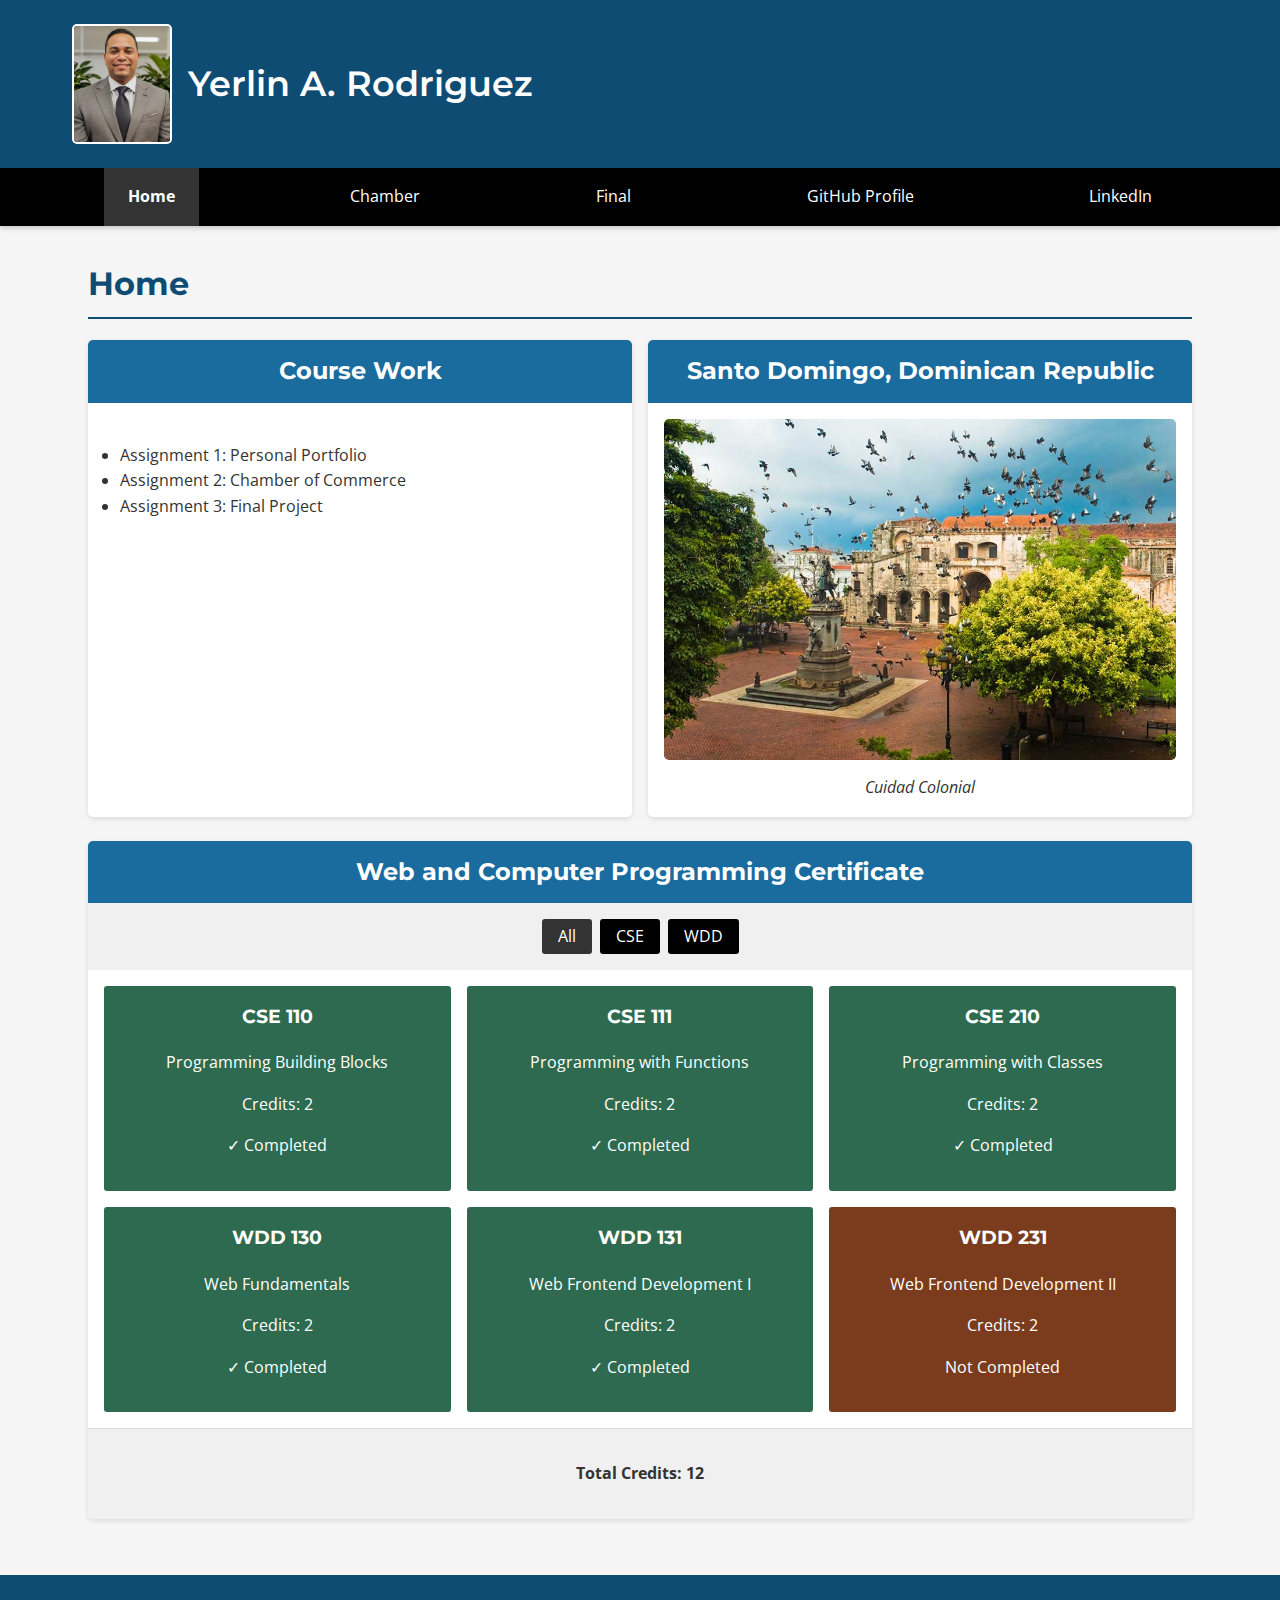
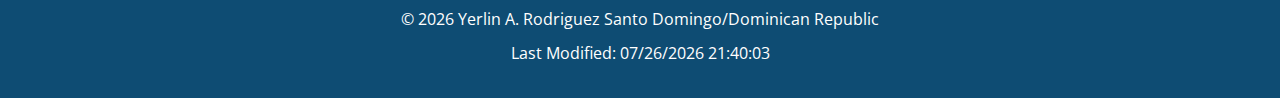
<file: index.html>
<!DOCTYPE html>
<html lang="en">
<head>
    <meta charset="UTF-8">
    <meta name="viewport" content="width=device-width, initial-scale=1.0">
    <meta name="description" content="WDD231 Portfolio for showcasing coursework and programming certificates">
    <meta name="author" content="Yerlin A. Rodriguez">
    <title>WDD231 Portfolio | Yerlin A. Rodriguez</title>
    
    <!-- CSS Files -->
    <link rel="stylesheet" href="styles/normalize.css">
    <link rel="stylesheet" href="styles/small.css">
    <link rel="stylesheet" href="styles/larger.css">
    
    <!-- Google Fonts -->
    <link rel="preconnect" href="https://fonts.googleapis.com">
    <link rel="preconnect" href="https://fonts.gstatic.com" crossorigin>
    <link href="https://fonts.googleapis.com/css2?family=Montserrat:wght@400;600&family=Open+Sans&display=swap" rel="stylesheet">
    
    <!-- JavaScript Files -->
    <script src="scripts/navigation.js" defer></script>
    <script src="scripts/date.js" defer></script>
    <script src="scripts/course.js" defer></script>
</head>
<body>
    <header>
        <div class="header-content">
            <img src="images/profile-photo.jpg" alt="Your Profile Photo" class="profile-photo">
            <span class="name">Yerlin A. Rodriguez</span>
        </div>
        <nav>
            <button id="hamburger-btn" aria-label="Toggle Menu">
                <span>&#9776;</span>
                <span>X</span>
            </button>
            <ul id="primary-nav">
                <li><a href="#" class="active">Home</a></li>
                <li><a href="chamber/">Chamber</a></li>
                <li><a href="finalproject/">Final</a></li>
                <li><a href="https://github.com/Alexcaba151" target="_blank">GitHub Profile</a></li>
                <li><a href="https://linkedin.com/in/yerlin-alec21" target="_blank">LinkedIn</a></li>
            </ul>
        </nav>
    </header>

    <main>
        <h1>Home</h1>
        
        <div class="content-grid">
            <section class="course-work">
                <h2>Course Work</h2>
                <ul>
                    <li>Assignment 1: Personal Portfolio</li>
                    <li>Assignment 2: Chamber of Commerce</li>
                    <li>Assignment 3: Final Project</li>
                </ul>
            </section>
            
            <section class="location">
                <h2>Santo Domingo, Dominican Republic</h2>
                <figure>
                    <img src="images/location-image.jpg" alt="Your Location Image" class="location-image">
                    <figcaption>Cuidad Colonial</figcaption>
                </figure>
            </section>
        </div>
        
        <section class="certificate-section">
            <h2>Web and Computer Programming Certificate</h2>
            <div class="filter-buttons">
                <button class="filter-btn active" data-filter="all">All</button>
                <button class="filter-btn" data-filter="cse">CSE</button>
                <button class="filter-btn" data-filter="wdd">WDD</button>
            </div>
            
            <div class="courses-grid" id="courses-container">
                <!-- Courses will be dynamically inserted here -->
            </div>
            
            <div class="credits-info">
                <p>Total Credits: <span id="total-credits">0</span></p>
            </div>
        </section>
    </main>

    <footer>
        <p>&copy; <span id="current-year"></span>  Yerlin A. Rodriguez Santo Domingo/Dominican Republic</p>
        <p id="lastModified"></p>
    </footer>
</body>
</html>
</file>
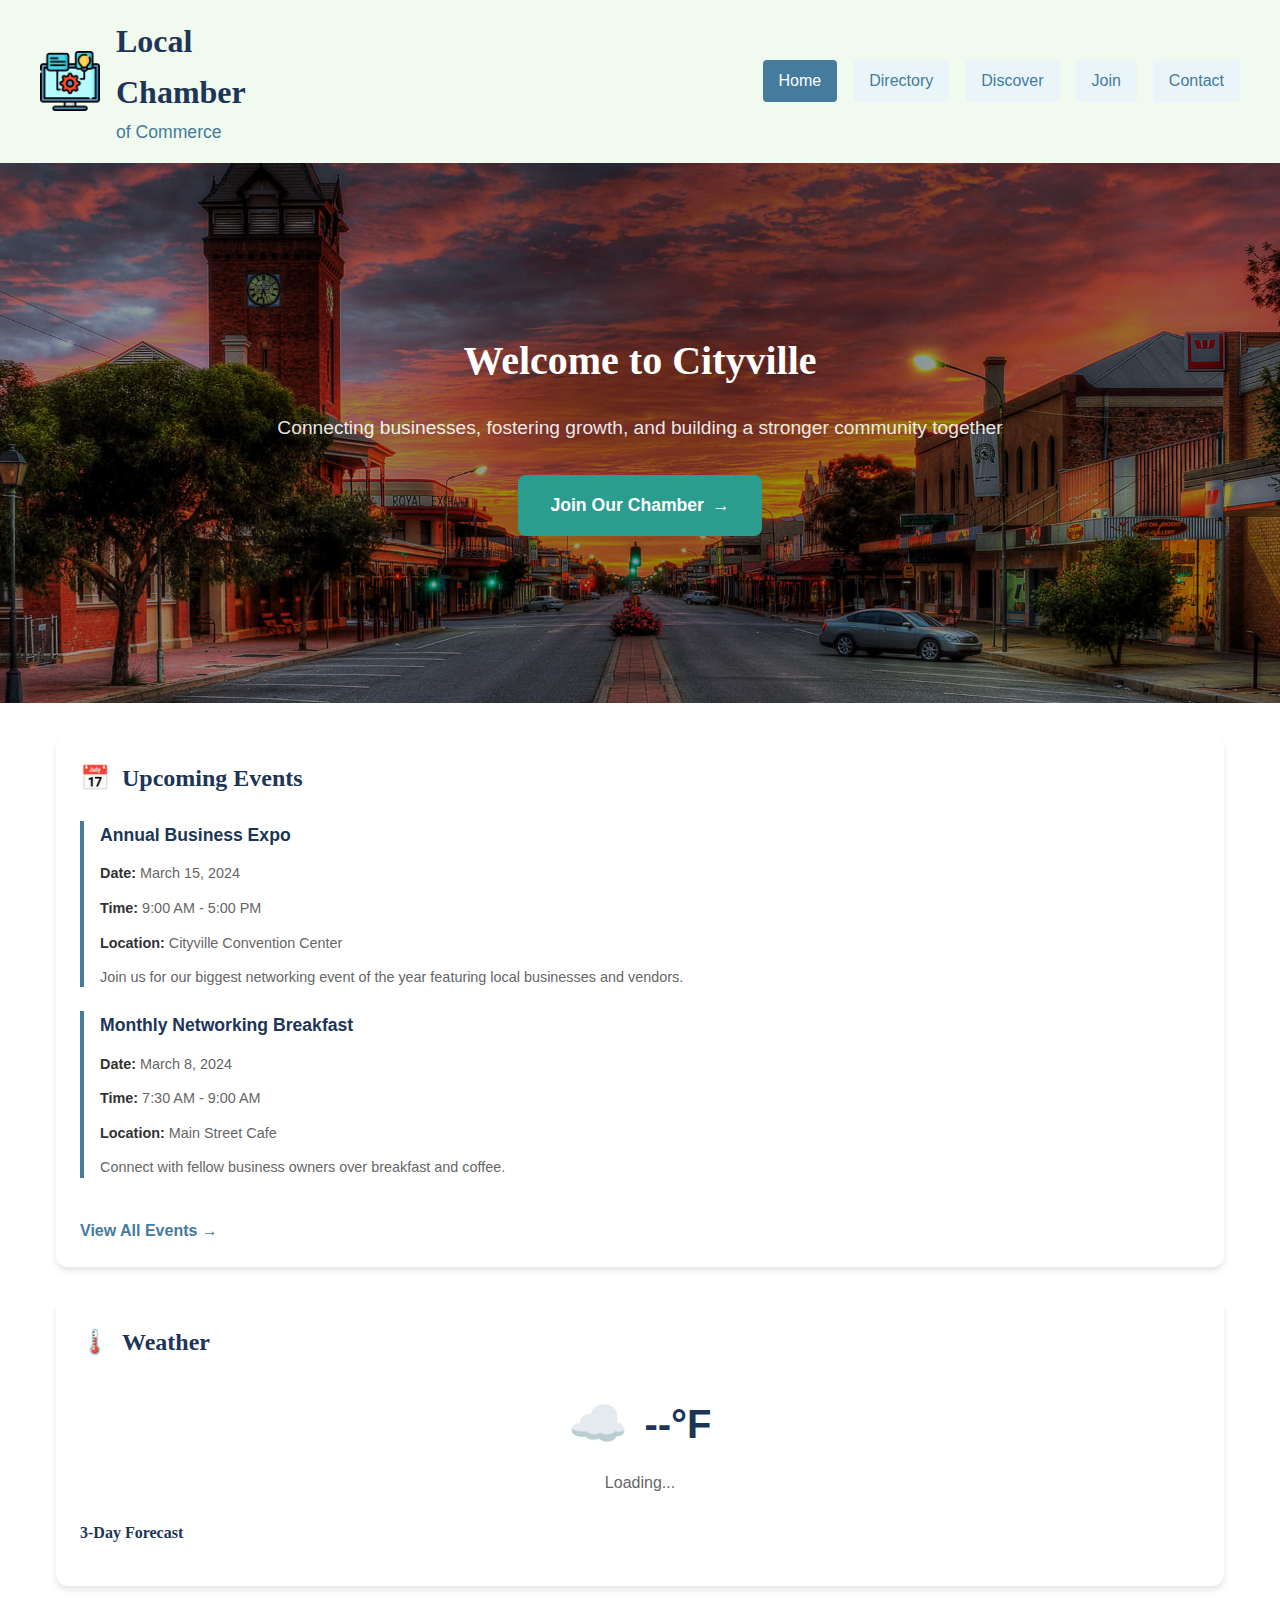
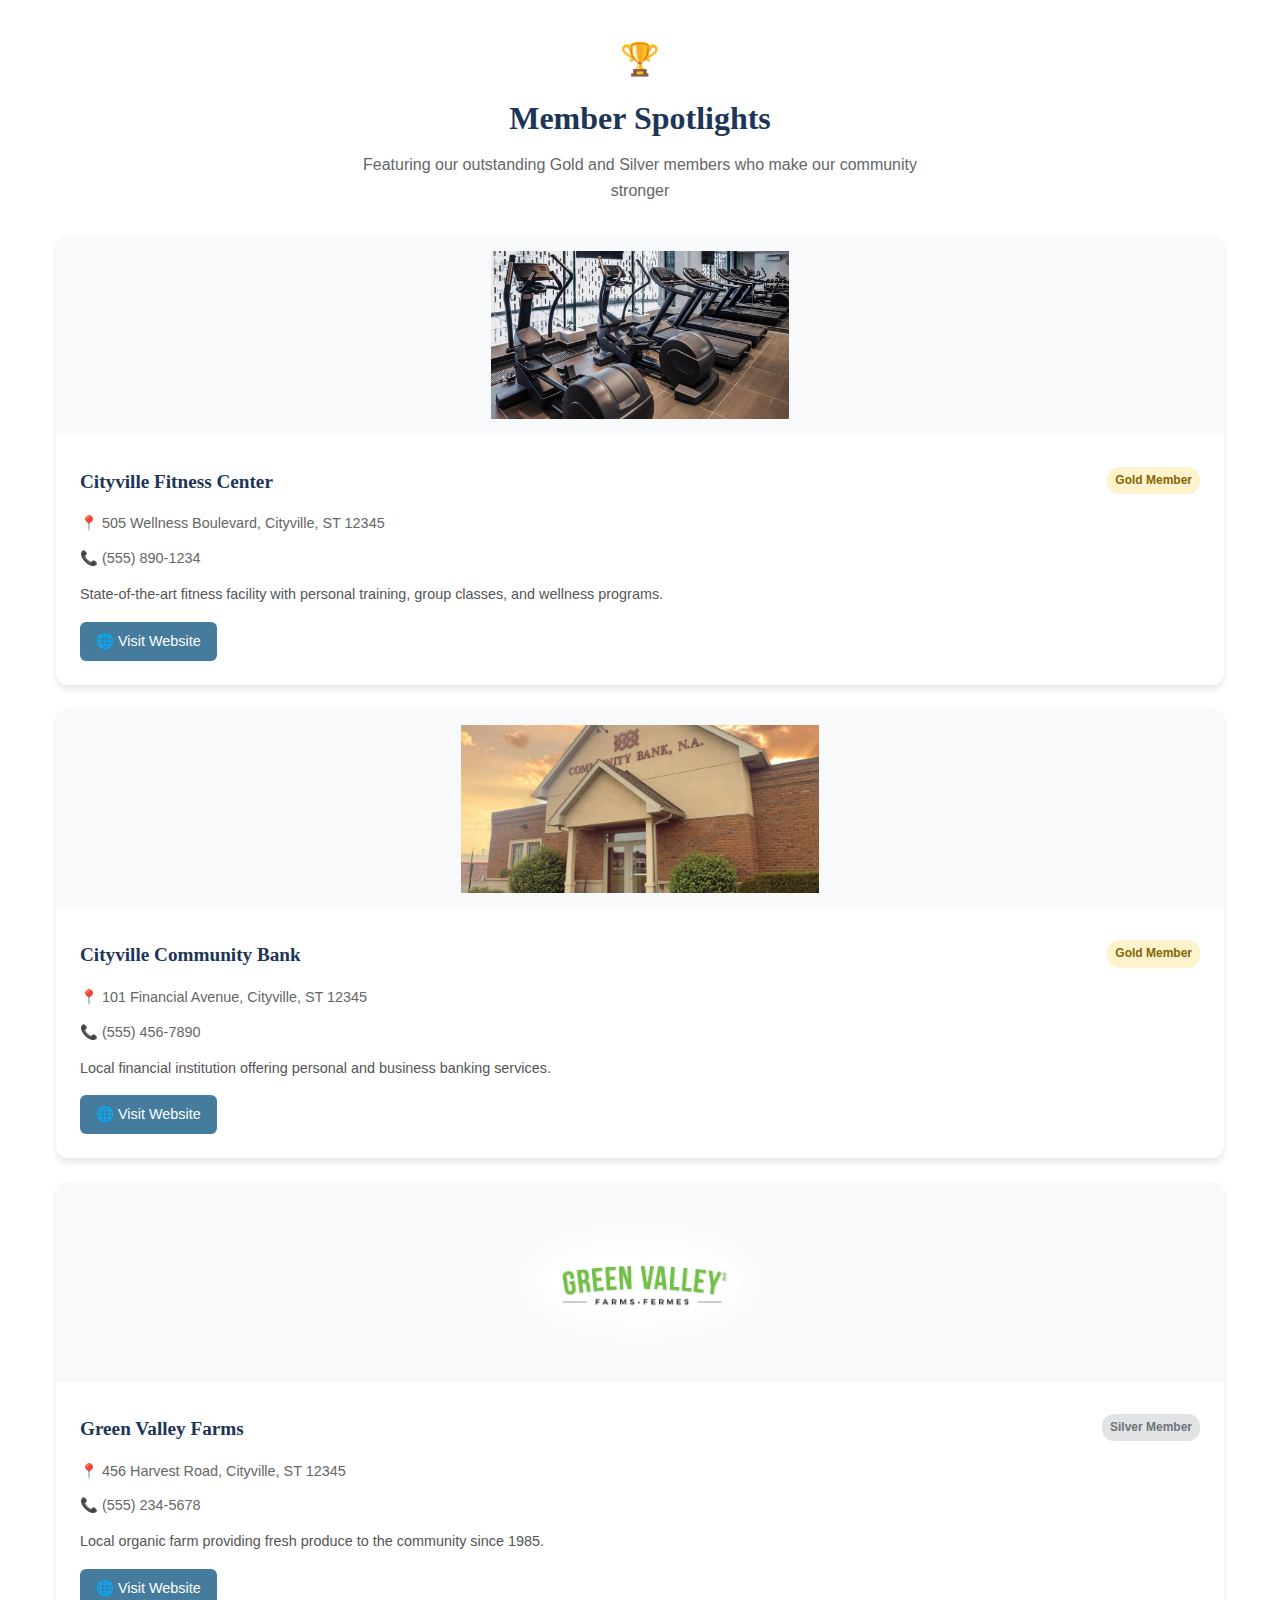
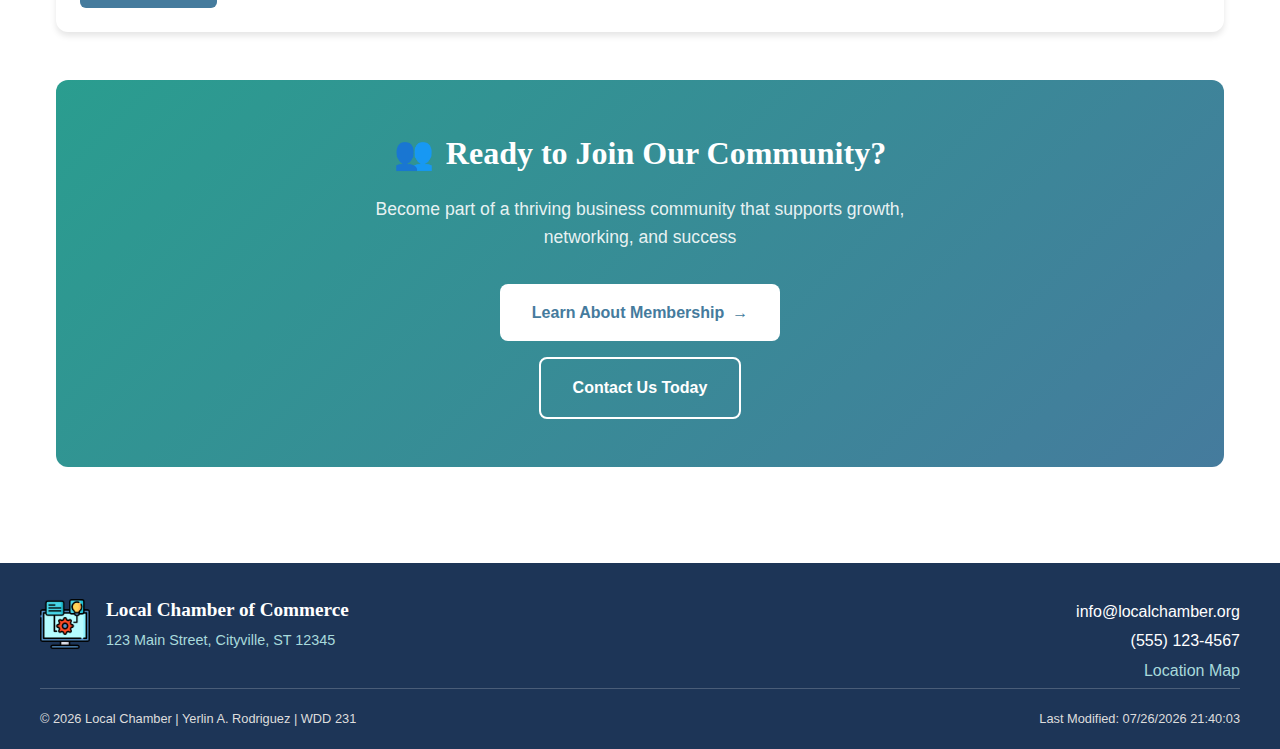
<file: chamber/index.html>
<!DOCTYPE html>
<html lang="en">
<head>
    <meta charset="UTF-8">
    <meta name="viewport" content="width=device-width, initial-scale=1.0">
    <meta name="description" content="Welcome to the Local Chamber of Commerce - connecting businesses, fostering growth, and building a stronger community">
    <meta name="author" content="Yerlin A. Rodriguez">
    
    <!-- Social Media Meta Tags -->
    <meta property="og:title" content="Local Chamber of Commerce - Home">
    <meta property="og:description" content="Connecting businesses, fostering growth, and building a stronger community together">
    <meta property="og:image" content="https://alexcaba151.github.io/wdd231/chamber/images/chamber-hero.jpg">
    <meta property="og:url" content="https://alexcaba151.github.io/wdd231/chamber/index.html">
    
    <title>Home | Local Chamber of Commerce</title>
    
    <!-- Favicon -->
    <link rel="icon" href="images/favicon.ico">
    <link rel="icon" type="image/png" sizes="32x32" href="images/favicon-32x32.png">
    <link rel="icon" type="image/png" sizes="16x16" href="images/favicon-16x16.png">
    
    <!-- Stylesheets -->
    <link rel="stylesheet" href="styles/normalize.css">
    <link rel="stylesheet" href="styles/home.css">
    <link rel="stylesheet" href="styles/medium.css">
    <link rel="stylesheet" href="styles/large.css">
    
    <!-- Scripts -->
    <script src="scripts/script.js" defer></script>
</head>
<body>
    <header>
        <div class="header-content">
            <div class="logo-container">
                <img src="images/chamber-logo.png" alt="Local Chamber of Commerce Logo">
                <div class="site-name">
                    <h1>Local Chamber</h1>
                    <p>of Commerce</p>
                </div>
            </div>
            <nav>
                <button id="hamburger-btn" aria-label="Toggle Menu">
                    <span>&#9776;</span>
                </button>
                <ul id="primary-nav">
                    <li><a href="index.html" class="active">Home</a></li>
                    <li><a href="directory.html">Directory</a></li>
                    <li><a href="discover.html">Discover</a></li>
                    <li><a href="join.html">Join</a></li>
                    <li><a href="contact.html">Contact</a></li>
                </ul>
            </nav>
        </div>
    </header>
    
    <!-- Hero Section -->
    <section class="hero">
        <div class="hero-overlay"></div>
        <div class="hero-content">
            <h2>Welcome to Cityville</h2>
            <p>Connecting businesses, fostering growth, and building a stronger community together</p>
            <a href="join.html" class="cta-button">
                Join Our Chamber
                <span class="arrow">→</span>
            </a>
        </div>
    </section>
    
    <main class="home-main">
        <!-- Events and Weather Row -->
        <div class="content-row">
            <!-- Current Events -->
            <section class="events-section">
                <div class="section-header">
                    <span class="icon">📅</span>
                    <h3>Upcoming Events</h3>
                </div>
                <div id="events-container">
                    <!-- Events will be loaded by JavaScript -->
                </div>
                <a href="#" class="section-link">View All Events →</a>
            </section>
            
            <!-- Weather Section -->
            <section class="weather-section">
                <div class="section-header">
                    <span class="icon">🌡️</span>
                    <h3>Weather</h3>
                </div>
                <div id="weather-container">
                    <div class="current-weather">
                        <div class="weather-main">
                            <span id="weather-icon">☁️</span>
                            <span id="current-temp">--°F</span>
                        </div>
                        <p id="weather-description">Loading...</p>
                    </div>
                    <div class="forecast">
                        <h4>3-Day Forecast</h4>
                        <div id="forecast-container">
                            <!-- Forecast will be loaded by JavaScript -->
                        </div>
                    </div>
                </div>
            </section>
        </div>
        
        <!-- Member Spotlights -->
        <section class="spotlights-section">
            <div class="section-header-center">
                <span class="icon">🏆</span>
                <h3>Member Spotlights</h3>
                <p>Featuring our outstanding Gold and Silver members who make our community stronger</p>
            </div>
            <div id="spotlights-container" class="spotlights-grid">
                <!-- Spotlights will be loaded by JavaScript -->
            </div>
        </section>
        
        <!-- Call to Action Section -->
        <section class="cta-section">
            <div class="cta-content">
                <div class="cta-header">
                    <span class="icon">👥</span>
                    <h3>Ready to Join Our Community?</h3>
                </div>
                <p>Become part of a thriving business community that supports growth, networking, and success</p>
                <div class="cta-buttons">
                    <a href="join.html" class="btn-primary">
                        Learn About Membership
                        <span class="arrow">→</span>
                    </a>
                    <a href="contact.html" class="btn-secondary">Contact Us Today</a>
                </div>
            </div>
        </section>
    </main>
    
    <footer>
        <div class="footer-content">
            <div class="footer-logo">
                <img src="images/chamber-logo.png" alt="Local Chamber of Commerce Logo">
                <div class="footer-name">
                    <h3>Local Chamber of Commerce</h3>
                    <p>123 Main Street, Cityville, ST 12345</p>
                </div>
            </div>
            
            <div class="footer-contact">
                <p>info@localchamber.org</p>
                <p>(555) 123-4567</p>
                <p><a href="https://maps.google.com" target="_blank">Location Map</a></p>
            </div>
        </div>
        
        <div class="footer-base">
            <p>&copy; <span id="current-year"></span> Local Chamber | Yerlin A. Rodriguez | WDD 231</p>
            <p>Last Modified: <span id="last-modified"></span></p>
        </div>
    </footer>
</body>
</html>
</file>
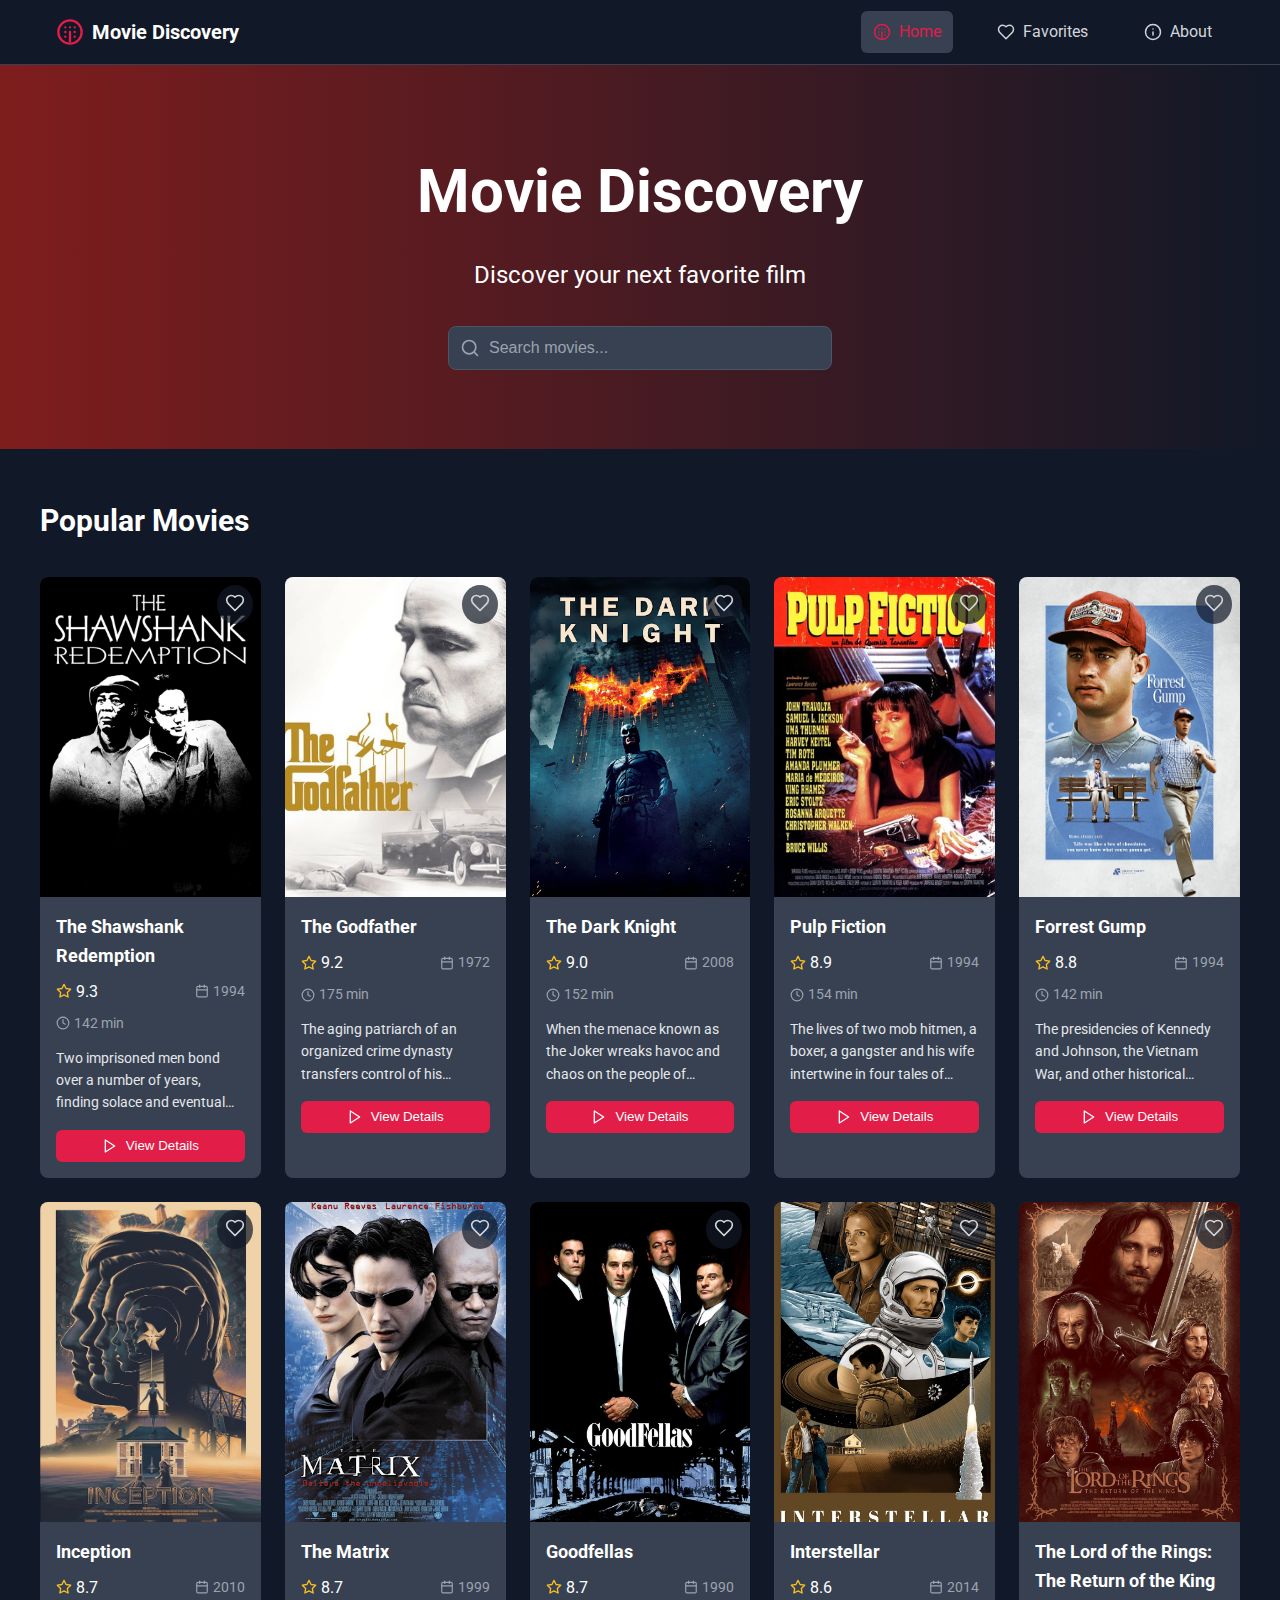
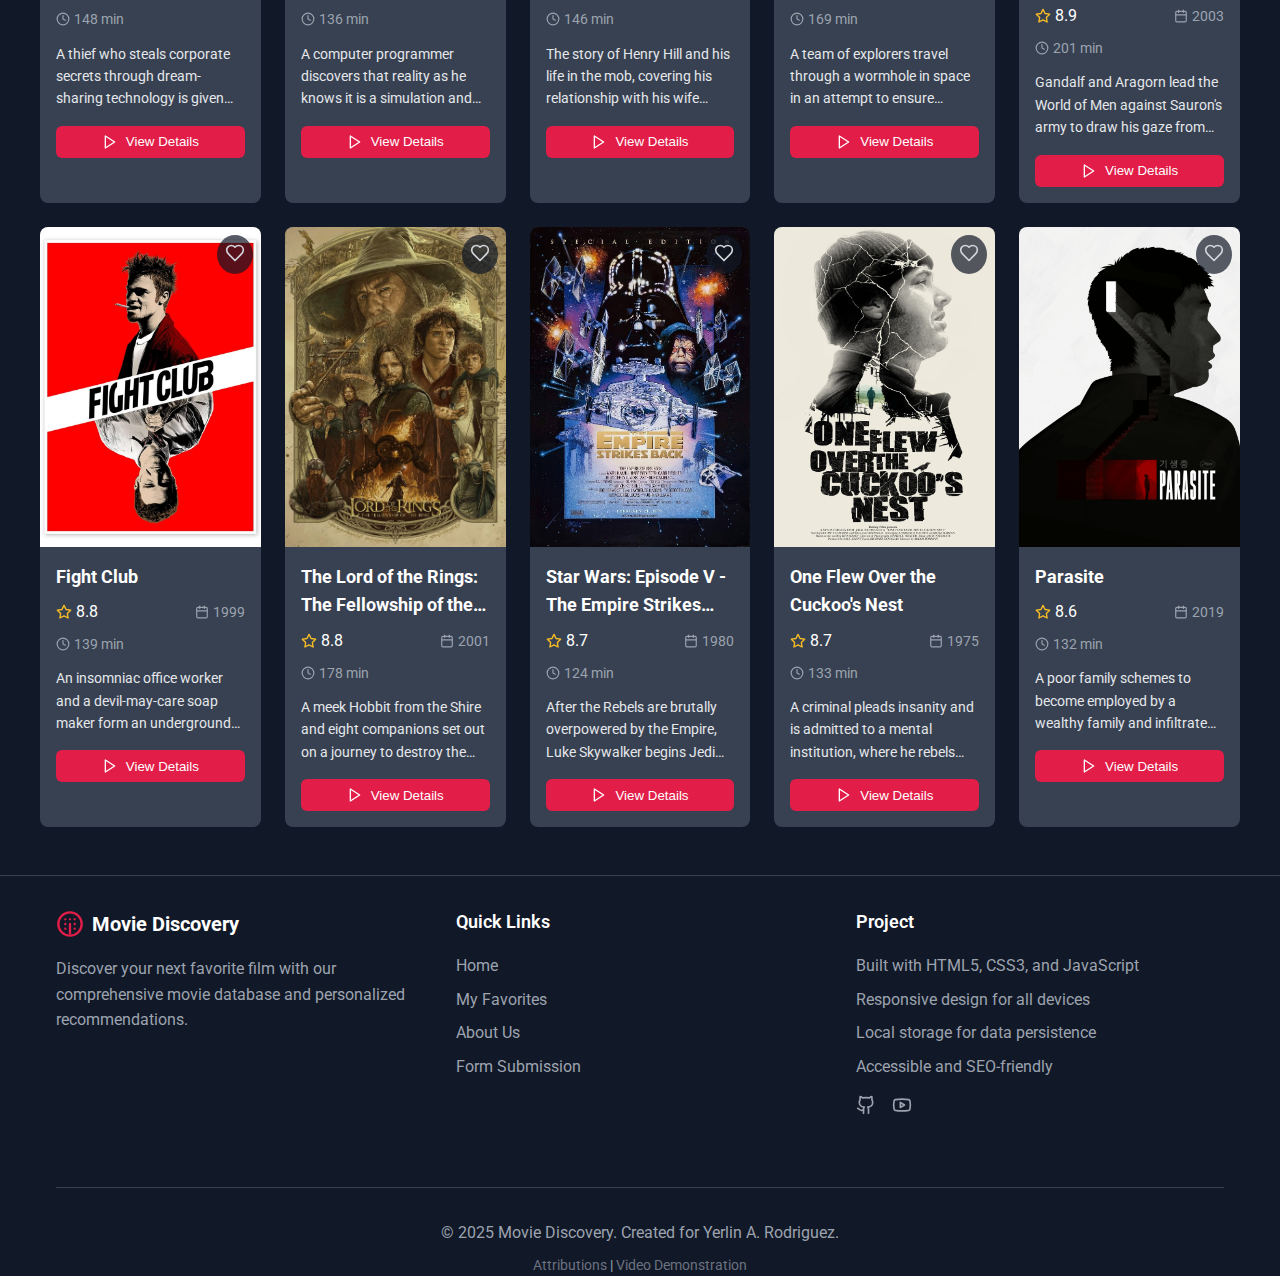
<file: finalproject/index.html>
<!DOCTYPE html>
<html lang="en">
<head>
  <meta charset="UTF-8">
  <meta name="viewport" content="width=device-width, initial-scale=1.0">
  <meta name="author" content="Yerlin A. Rodriguez">  
  <meta name="description" content="Discover amazing movies, save your favorites, and explore the world of cinema with our comprehensive movie database featuring the latest releases and classic films.">

  <!-- Social Media Meta Tags -->
    <meta property="og:title" content="Movie Discovery - Find Your Next Favorite Film">
    <meta property="og:description" content="Discover amazing movies, save your favorites, and explore the world of cinema with our comprehensive movie database.">
    <meta property="og:image" content="https://alexcaba151.github.io/wdd231/finalproject/images/favicon-16x16.png">
    <meta property="og:url" content="https://alexcaba151.github.io/wdd231/finalproject/index.html">
    
  <title>Movie Discovery - Find Your Next Favorite Film</title>
  <!-- Favicon -->
    <link rel="icon" href="images/favicon-16x16.png" type="image/png">
    <link rel="icon" type="image/png" sizes="32x32" href="images/favicon-32x32.png">
    <link rel="icon" type="image/png" sizes="16x16" href="images/favicon-16x16.png">
  <link rel="stylesheet" href="styles/styles.css">
  <link rel="preconnect" href="https://fonts.googleapis.com">
<link rel="preconnect" href="https://fonts.gstatic.com" crossorigin>
<link href="https://fonts.googleapis.com/css2?family=Open+Sans:ital,wght@0,300..800;1,300..800&family=Roboto:ital,wght@0,100..900;1,100..900&display=swap" rel="stylesheet">
</head>
<body>
  
  <!-- Header containing Navigation -->
  <header>
    <nav class="navbar">
      <div class="container">
        <div class="navbar-content">
          <a href="index.html" class="navbar-logo">
            <svg xmlns="http://www.w3.org/2000/svg" width="28" height="28" viewBox="0 0 24 24" fill="none" stroke="#e11d48" stroke-width="2" stroke-linecap="round" stroke-linejoin="round" class="logo-icon">
              <path d="M12 2a10 10 0 0 1 10 10 10 10 0 0 1-10 10A10 10 0 0 1 2 12 10 10 0 0 1 12 2Z"></path>
              <path d="M12 12v8"></path>
              <path d="M8 8v.01"></path>
              <path d="M12 8v.01"></path>
              <path d="M16 8v.01"></path>
              <path d="M8 12v.01"></path>
              <path d="M16 12v.01"></path>
              <path d="M8 16v.01"></path>
              <path d="M16 16v.01"></path>
            </svg>
            <span>Movie Discovery</span>
          </a>

          <!-- Desktop Navigation -->
          <div class="navbar-links desktop-nav">
            <a href="index.html" class="nav-link active">
              <svg xmlns="http://www.w3.org/2000/svg" width="18" height="18" viewBox="0 0 24 24" fill="none" stroke="currentColor" stroke-width="2" stroke-linecap="round" stroke-linejoin="round">
                <path d="M12 2a10 10 0 0 1 10 10 10 10 0 0 1-10 10A10 10 0 0 1 2 12 10 10 0 0 1 12 2Z"></path>
                <path d="M12 12v8"></path>
                <path d="M8 8v.01"></path>
                <path d="M12 8v.01"></path>
                <path d="M16 8v.01"></path>
                <path d="M8 12v.01"></path>
                <path d="M16 12v.01"></path>
                <path d="M8 16v.01"></path>
                <path d="M16 16v.01"></path>
              </svg>
              <span>Home</span>
            </a>
            <a href="favorites.html" class="nav-link">
              <svg xmlns="http://www.w3.org/2000/svg" width="18" height="18" viewBox="0 0 24 24" fill="none" stroke="currentColor" stroke-width="2" stroke-linecap="round" stroke-linejoin="round">
                <path d="M19 14c1.49-1.46 3-3.21 3-5.5A5.5 5.5 0 0 0 16.5 3c-1.76 0-3 .5-4.5 2-1.5-1.5-2.74-2-4.5-2A5.5 5.5 0 0 0 2 8.5c0 2.3 1.5 4.05 3 5.5l7 7Z"></path>
              </svg>
              <span>Favorites</span>
            </a>
            <a href="about.html" class="nav-link">
              <svg xmlns="http://www.w3.org/2000/svg" width="18" height="18" viewBox="0 0 24 24" fill="none" stroke="currentColor" stroke-width="2" stroke-linecap="round" stroke-linejoin="round">
                <circle cx="12" cy="12" r="10"></circle>
                <path d="M12 16v-4"></path>
                <path d="M12 8h.01"></path>
              </svg>
              <span>About</span>
            </a>
          </div>

          <!-- Mobile menu button -->
          <button id="mobile-menu-btn" class="mobile-menu-btn">
            <svg xmlns="http://www.w3.org/2000/svg" width="24" height="24" viewBox="0 0 24 24" fill="none" stroke="currentColor" stroke-width="2" stroke-linecap="round" stroke-linejoin="round">
              <line x1="4" x2="20" y1="12" y2="12"></line>
              <line x1="4" x2="20" y1="6" y2="6"></line>
              <line x1="4" x2="20" y1="18" y2="18"></line>
            </svg>
          </button>
        </div>

        <!-- Mobile Navigation -->
        <div id="mobile-menu" class="mobile-menu">
          <a href="index.html" class="nav-link active">
            <svg xmlns="http://www.w3.org/2000/svg" width="18" height="18" viewBox="0 0 24 24" fill="none" stroke="currentColor" stroke-width="2" stroke-linecap="round" stroke-linejoin="round">
              <path d="M12 2a10 10 0 0 1 10 10 10 10 0 0 1-10 10A10 10 0 0 1 2 12 10 10 0 0 1 12 2Z"></path>
              <path d="M12 12v8"></path>
              <path d="M8 8v.01"></path>
              <path d="M12 8v.01"></path>
              <path d="M16 8v.01"></path>
              <path d="M8 12v.01"></path>
              <path d="M16 12v.01"></path>
              <path d="M8 16v.01"></path>
              <path d="M16 16v.01"></path>
            </svg>
            <span>Home</span>
          </a>
          <a href="favorites.html" class="nav-link">
            <svg xmlns="http://www.w3.org/2000/svg" width="18" height="18" viewBox="0 0 24 24" fill="none" stroke="currentColor" stroke-width="2" stroke-linecap="round" stroke-linejoin="round">
              <path d="M19 14c1.49-1.46 3-3.21 3-5.5A5.5 5.5 0 0 0 16.5 3c-1.76 0-3 .5-4.5 2-1.5-1.5-2.74-2-4.5-2A5.5 5.5 0 0 0 2 8.5c0 2.3 1.5 4.05 3 5.5l7 7Z"></path>
            </svg>
            <span>Favorites</span>
          </a>
          <a href="about.html" class="nav-link">
            <svg xmlns="http://www.w3.org/2000/svg" width="18" height="18" viewBox="0 0 24 24" fill="none" stroke="currentColor" stroke-width="2" stroke-linecap="round" stroke-linejoin="round">
              <circle cx="12" cy="12" r="10"></circle>
              <path d="M12 16v-4"></path>
              <path d="M12 8h.01"></path>
            </svg>
            <span>About</span>
          </a>
        </div>
      </div>
    </nav>
  </header>

  <main>
    <!-- Hero Section -->
    <section class="hero">
      <div class="hero-content">
        <h1>Movie Discovery</h1>
        <p>Discover your next favorite film</p>

        <!-- Search Bar -->
        <div class="search-container">
          <svg xmlns="http://www.w3.org/2000/svg" width="20" height="20" viewBox="0 0 24 24" fill="none" stroke="currentColor" stroke-width="2" stroke-linecap="round" stroke-linejoin="round" class="search-icon">
            <circle cx="11" cy="11" r="8"></circle>
            <path d="m21 21-4.3-4.3"></path>
          </svg>
          <input type="text" id="search-input" placeholder="Search movies...">
        </div>
      </div>
    </section>

    <!-- Movies Grid -->
    <section class="container movies-section">
      <h2 id="movies-heading">Popular Movies</h2>

      <div id="movies-grid" class="movies-grid">
        <!-- Movies will be dynamically inserted here -->
        <div class="loading-spinner" id="loading-spinner">
          <div class="spinner"></div>
          <p>Loading movies...</p>
        </div>
      </div>

      <div id="no-results" class="no-results hidden">
        <p>No movies found matching "<span id="search-term"></span>"</p>
      </div>
    </section>

    <!-- Movie Modal -->
    <div id="movie-modal" class="modal">
      <div class="modal-content">
        <!-- Modal content will be dynamically inserted here -->
      </div>
    </div>
  </main>

  <footer class="footer">
    <div class="container">
      <div class="footer-content">
        <!-- Brand -->
        <div class="footer-brand">
          <div class="footer-logo">
            <svg xmlns="http://www.w3.org/2000/svg" width="28" height="28" viewBox="0 0 24 24" fill="none" stroke="#e11d48" stroke-width="2" stroke-linecap="round" stroke-linejoin="round">
              <path d="M12 2a10 10 0 0 1 10 10 10 10 0 0 1-10 10A10 10 0 0 1 2 12 10 10 0 0 1 12 2Z"></path>
              <path d="M12 12v8"></path>
              <path d="M8 8v.01"></path>
              <path d="M12 8v.01"></path>
              <path d="M16 8v.01"></path>
              <path d="M8 12v.01"></path>
              <path d="M16 12v.01"></path>
              <path d="M8 16v.01"></path>
              <path d="M16 16v.01"></path>
            </svg>
            <span>Movie Discovery</span>
          </div>
          <p>Discover your next favorite film with our comprehensive movie database and personalized recommendations.</p>
        </div>

        <!-- Quick Links -->
        <div class="footer-links">
          <h3>Quick Links</h3>
          <ul>
            <li><a href="index.html">Home</a></li>
            <li><a href="favorites.html">My Favorites</a></li>
            <li><a href="about.html">About Us</a></li>
            <li><a href="form-action.html">Form Submission</a></li>
          </ul>
        </div>

        <!-- Project Info -->
        <div class="footer-project">
          <h3>Project</h3>
          <ul>
            <li>Built with HTML5, CSS3, and JavaScript</li>
            <li>Responsive design for all devices</li>
            <li>Local storage for data persistence</li>
            <li>Accessible and SEO-friendly</li>
          </ul>

          <div class="social-links">
            <a href="https://github.com" target="_blank" rel="noopener noreferrer" aria-label="GitHub Repository">
              <svg xmlns="http://www.w3.org/2000/svg" width="20" height="20" viewBox="0 0 24 24" fill="none" stroke="currentColor" stroke-width="2" stroke-linecap="round" stroke-linejoin="round">
                <path d="M15 22v-4a4.8 4.8 0 0 0-1-3.5c3 0 6-2 6-5.5.08-1.25-.27-2.48-1-3.5.28-1.15.28-2.35 0-3.5 0 0-1 0-3 1.5-2.64-.5-5.36-.5-8 0C6 2 5 2 5 2c-.3 1.15-.3 2.35 0 3.5A5.403 5.403 0 0 0 4 9c0 3.5 3 5.5 6 5.5-.39.49-.68 1.05-.85 1.65-.17.6-.22 1.23-.15 1.85v4"></path>
                <path d="M9 18c-4.51 2-5-2-7-2"></path>
              </svg>
            </a>
            <a href="https://youtube.com" target="_blank" rel="noopener noreferrer" aria-label="Video Demonstration">
              <svg xmlns="http://www.w3.org/2000/svg" width="20" height="20" viewBox="0 0 24 24" fill="none" stroke="currentColor" stroke-width="2" stroke-linecap="round" stroke-linejoin="round">
                <path d="M2.5 17a24.12 24.12 0 0 1 0-10 2 2 0 0 1 1.4-1.4 49.56 49.56 0 0 1 16.2 0A2 2 0 0 1 21.5 7a24.12 24.12 0 0 1 0 10 2 2 0 0 1-1.4 1.4 49.55 49.55 0 0 1-16.2 0A2 2 0 0 1 2.5 17"></path>
                <path d="m10 15 5-3-5-3z"></path>
              </svg>
            </a>
          </div>
        </div>
      </div>

      <div class="footer-bottom">
        <p>&copy; 2025 Movie Discovery. Created for Yerlin A. Rodriguez.</p>
        <p class="footer-links-small">
          <a href="attributions.html">Attributions</a>
          |
          <a href="https://www.loom.com/share/2d814881ee3b47e2b35d1a8d58e18b0e?sid=899393d1-d652-4fc5-a103-9b9dc3f30848" target="_blank" rel="noopener noreferrer">Video Demonstration</a>
        </p>
      </div>
    </div>
  </footer>

  <script type="module" src="scripts/index.js"></script>
</body>
</html>
</file>
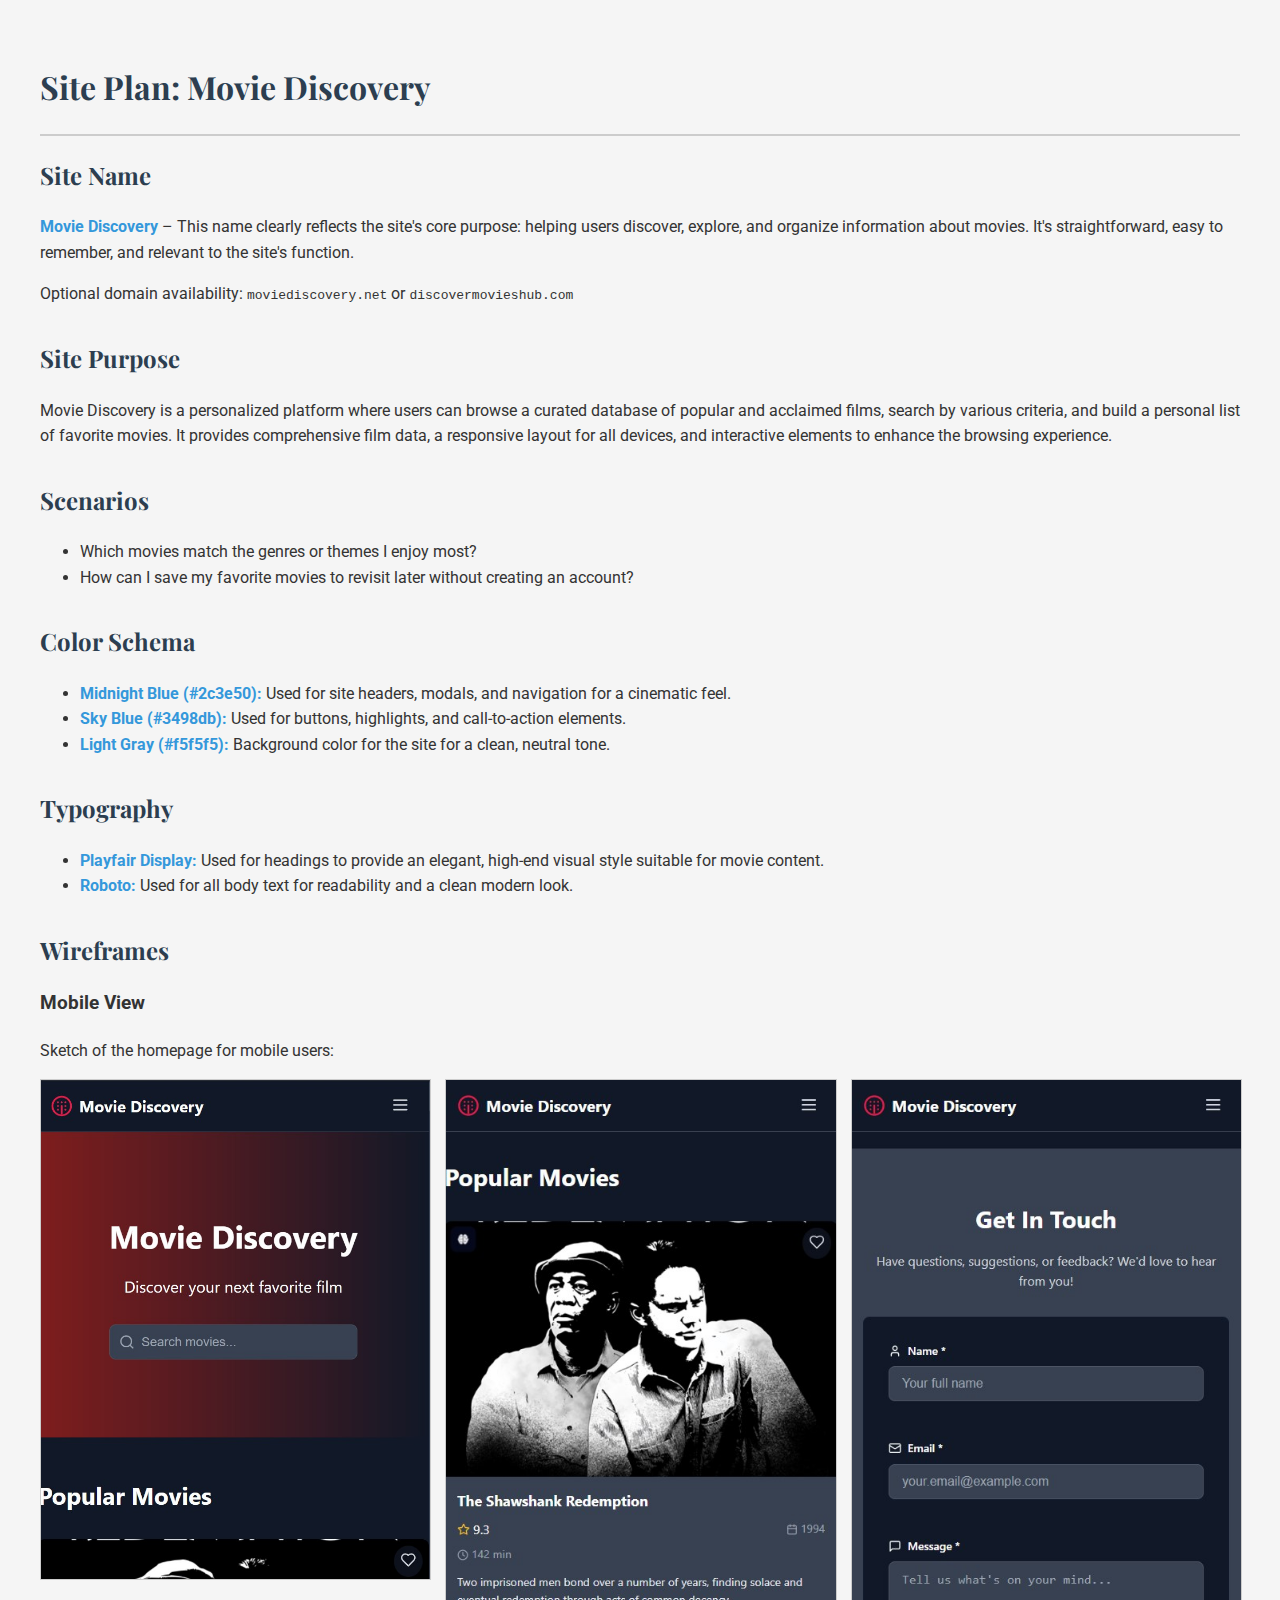
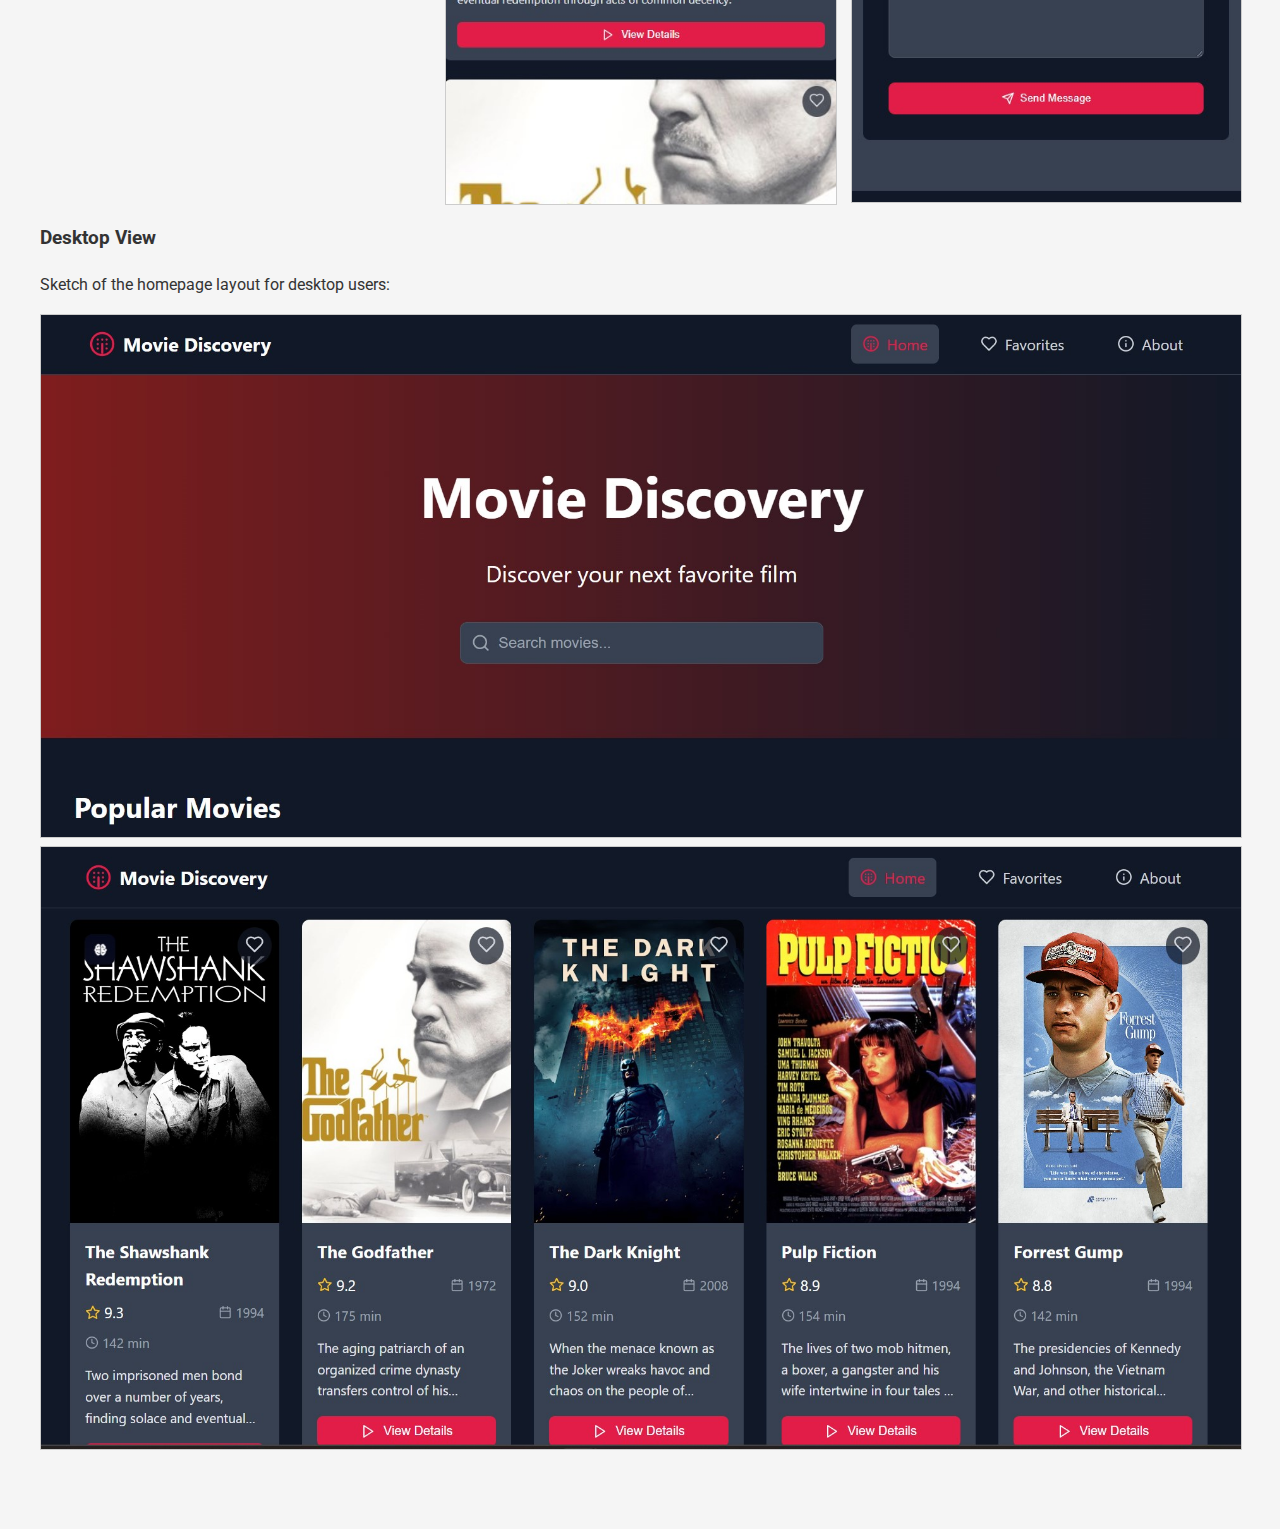
<file: site-plan-site.html>
<!DOCTYPE html>
<html lang="en">
<head>
  <meta charset="UTF-8" />
  <meta name="viewport" content="width=device-width, initial-scale=1.0" />
  <title>Site Plan - Movie Discovery</title>
  <style>
    body {
      font-family: 'Roboto', sans-serif;
      background-color: #f5f5f5;
      color: #333;
      line-height: 1.6;
      padding: 2rem;
    }

    h1, h2 {
      font-family: 'Playfair Display', serif;
      color: #2c3e50;
    }

    header {
      border-bottom: 2px solid #ccc;
      margin-bottom: 1rem;
    }

    section {
      margin-bottom: 2rem;
    }

    strong {
      color: #3498db;
    }

    img {
      max-width: 100%;
      height: auto;
      border: 1px solid #ccc;
    }
    .mobile-wireframes {
      display: grid;
        grid-template-columns: repeat(auto-fill, minmax(300px, 1fr));
        gap: 1rem;
    }
  </style>
  <link href="https://fonts.googleapis.com/css2?family=Playfair+Display&family=Roboto&display=swap" rel="stylesheet">
</head>
<body>

  <header>
    <h1>Site Plan: Movie Discovery</h1>
  </header>

  <section>
    <h2>Site Name</h2>
    <p><strong>Movie Discovery</strong> – This name clearly reflects the site's core purpose: helping users discover, explore, and organize information about movies. It's straightforward, easy to remember, and relevant to the site's function.</p>
    <p>Optional domain availability: <code>moviediscovery.net</code> or <code>discovermovieshub.com</code></p>
  </section>

  <section>
    <h2>Site Purpose</h2>
    <p>Movie Discovery is a personalized platform where users can browse a curated database of popular and acclaimed films, search by various criteria, and build a personal list of favorite movies. It provides comprehensive film data, a responsive layout for all devices, and interactive elements to enhance the browsing experience.</p>
  </section>

  <section>
    <h2>Scenarios</h2>
    <ul>
      <li>Which movies match the genres or themes I enjoy most?</li>
      <li>How can I save my favorite movies to revisit later without creating an account?</li>
    </ul>
  </section>

  <section>
    <h2>Color Schema</h2>
    <ul>
      <li><strong>Midnight Blue (#2c3e50):</strong> Used for site headers, modals, and navigation for a cinematic feel.</li>
      <li><strong>Sky Blue (#3498db):</strong> Used for buttons, highlights, and call-to-action elements.</li>
      <li><strong>Light Gray (#f5f5f5):</strong> Background color for the site for a clean, neutral tone.</li>
    </ul>
  </section>

  <section>
    <h2>Typography</h2>
    <ul>
      <li><strong>Playfair Display:</strong> Used for headings to provide an elegant, high-end visual style suitable for movie content.</li>
      <li><strong>Roboto:</strong> Used for all body text for readability and a clean modern look.</li>
    </ul>
  </section>

  <section>
    <h2>Wireframes</h2>
    <h3>Mobile View</h3>
    <p>Sketch of the homepage for mobile users:</p>
    <div class="mobile-wireframes">
    <img src="images/mobile1.jpg" alt="Mobile wireframe of the homepage">
    <img src="images/mobile2.jpg" alt="Mobile wireframe of the homepage">
    <img src="images/mobile3.jpg" alt="Mobile wireframe of the homepage">
    </div>
    <h3>Desktop View</h3>
    <p>Sketch of the homepage layout for desktop users:</p>
    <img src="images/desktop1.jpg" alt="Desktop wireframe of the homepage">
    <img src="images/desktop2.jpg" alt="Desktop wireframe of the homepage">
  </section>

</body>
</html>
</file>
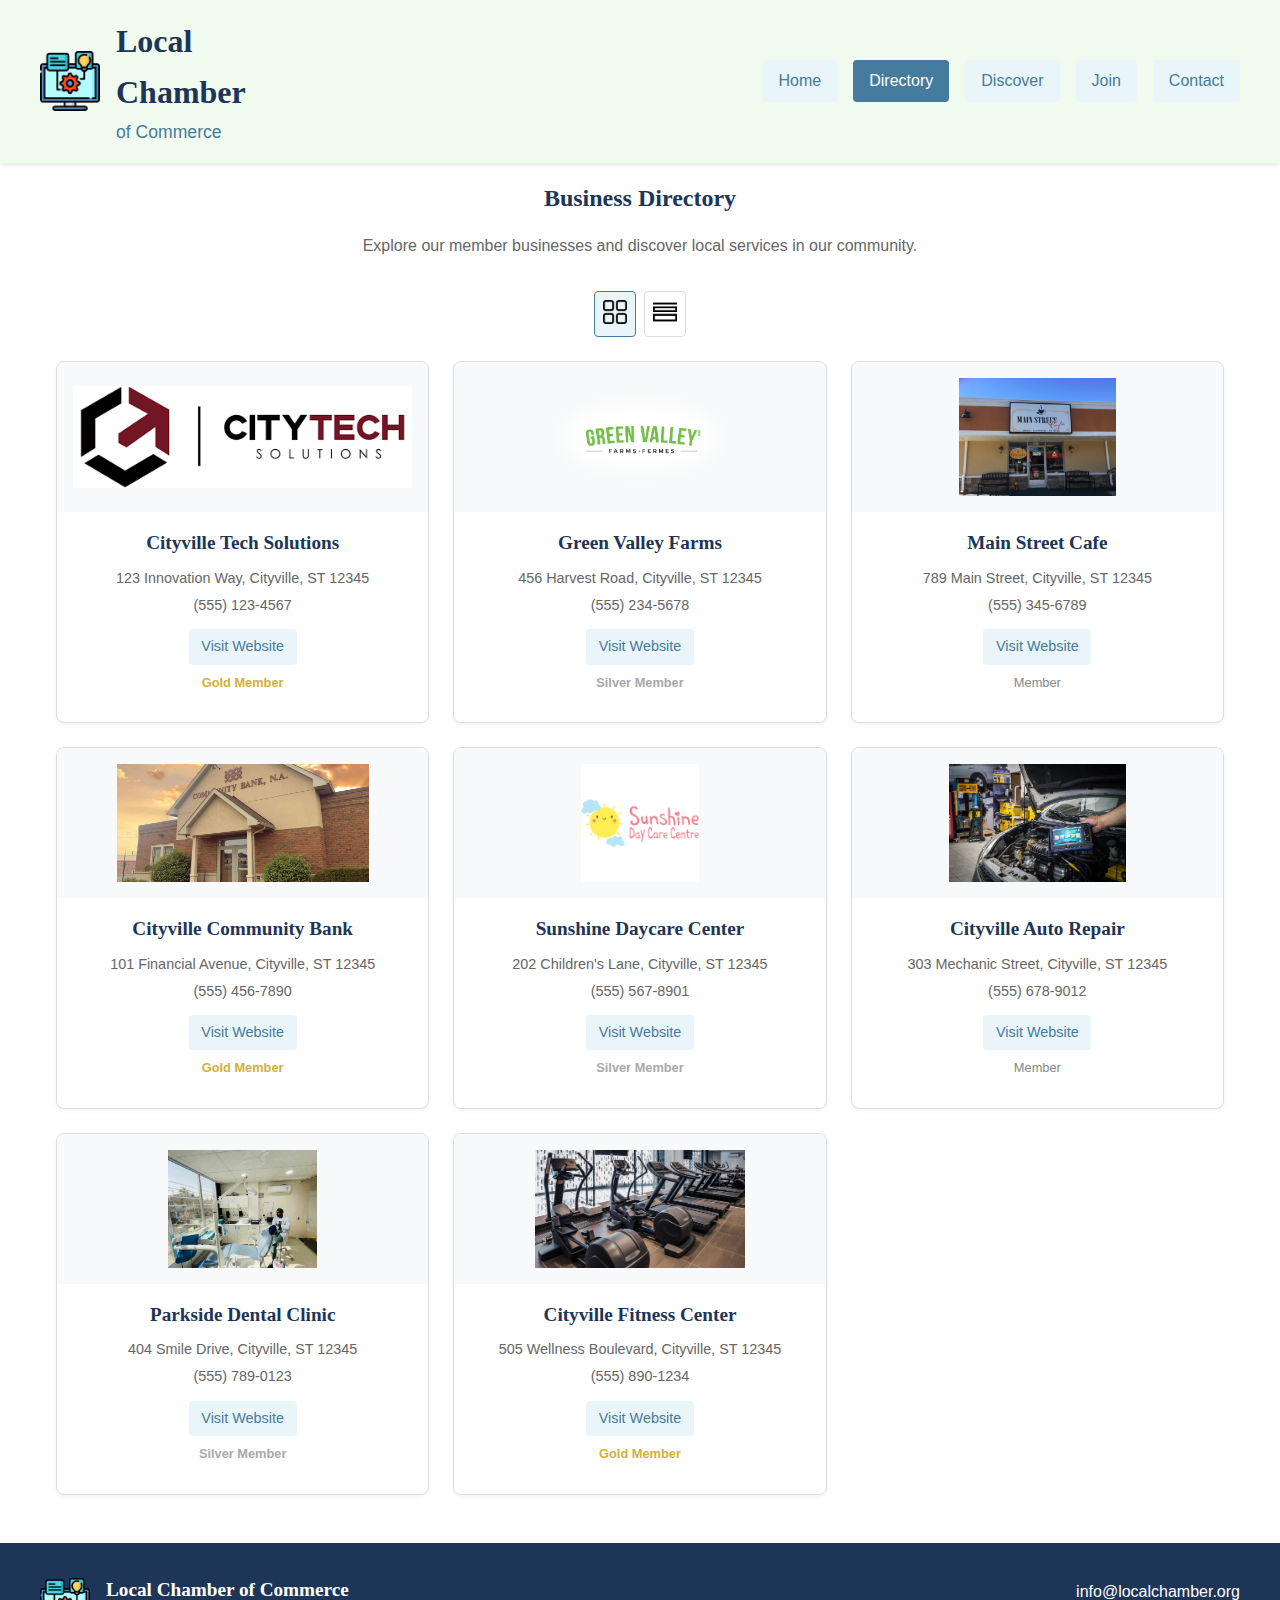
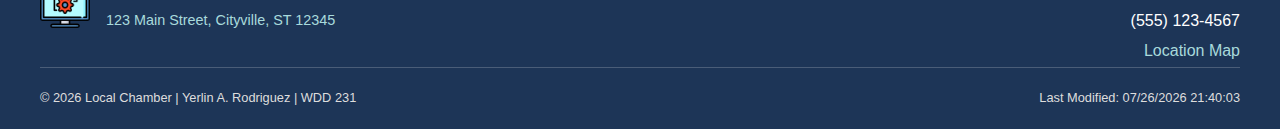
<file: chamber/directory.html>
<!DOCTYPE html>
<html lang="en">
<head>
    <meta charset="UTF-8">
    <meta name="viewport" content="width=device-width, initial-scale=1.0">
    <meta name="description" content="Directory page for the local Chamber of Commerce showcasing business members and their information">
    <meta name="author" content="Yerlin A. Rodriguez">
    
    <!-- Social Media Meta Tags -->
    <meta property="og:title" content="Local Chamber of Commerce Directory">
    <meta property="og:description" content="Explore our business members and connect with local enterprises in our community">
    <meta property="og:image" content="https://alexcaba151.github.io/wdd231/chamber/images/chamber-logo.png">
    <meta property="og:url" content="https://alexcaba151.github.io/wdd231/chamber/directory.html">
    
    <title>Business Directory | Local Chamber of Commerce</title>
    
    <!-- Favicon -->
    <link rel="icon" href="images/favicon.ico">
    <link rel="icon" type="image/png" sizes="32x32" href="images/favicon-32x32.png">
    <link rel="icon" type="image/png" sizes="16x16" href="images/favicon-16x16.png">
    
    <!-- Stylesheets -->
    <link rel="stylesheet" href="styles/normalize.css">
    <link rel="stylesheet" href="styles/base.css">
    <link rel="stylesheet" href="styles/medium.css">
    <link rel="stylesheet" href="styles/large.css">
    
    <!-- Scripts -->
    <script src="scripts/script.js" defer></script>
</head>
<body>
    <header>
        <div class="header-content">
            <div class="logo-container">
                <img src="images/chamber-logo.png" alt="Local Chamber of Commerce Logo">
                <div class="site-name">
                    <h1>Local Chamber</h1>
                    <p>of Commerce</p>
                </div>
            </div>
            <nav>
                <button id="hamburger-btn" aria-label="Toggle Menu">
                    <span>&#9776;</span>
                </button>
                <ul id="primary-nav">
                    <li><a href="index.html">Home</a></li>
                    <li><a href="directory.html" class="active">Directory</a></li>
                    <li><a href="discover.html">Discover</a></li>
                    <li><a href="join.html">Join</a></li>
                    <li><a href="contact.html">Contact</a></li>
                </ul>
            </nav>
        </div>
    </header>
    
    <main class="directory-main">
        <h2>Business Directory</h2>
        <p class="directory-intro">Explore our member businesses and discover local services in our community.</p>
        
        <div class="view-toggle">
            <button id="grid-btn" class="active" aria-label="Grid View">
                <img src="images/grid-icon.png" alt="Grid View">
            </button>
            <button id="list-btn" aria-label="List View">
                <img src="images/list-icon.png" alt="List View">
            </button>
        </div>
        
        <div id="members-container" class="grid"></div>
    </main>
    
    <footer>
        <div class="footer-content">
            <div class="footer-logo">
                <img src="images/chamber-logo.png" alt="Local Chamber of Commerce Logo">
                <div class="footer-name">
                    <h3>Local Chamber of Commerce</h3>
                    <p>123 Main Street, Cityville, ST 12345</p>
                </div>
            </div>
            
            <div class="footer-contact">
                <p>info@localchamber.org</p>
                <p>(555) 123-4567</p>
                <p><a href="https://maps.google.com" target="_blank">Location Map</a></p>
            </div>
        </div>
        
        <div class="footer-base">
            <p>&copy; <span id="current-year"></span> Local Chamber | Yerlin A. Rodriguez | WDD 231</p>
            <p>Last Modified: <span id="last-modified"></span></p>
        </div>
    </footer>
</body>
</html>
</file>
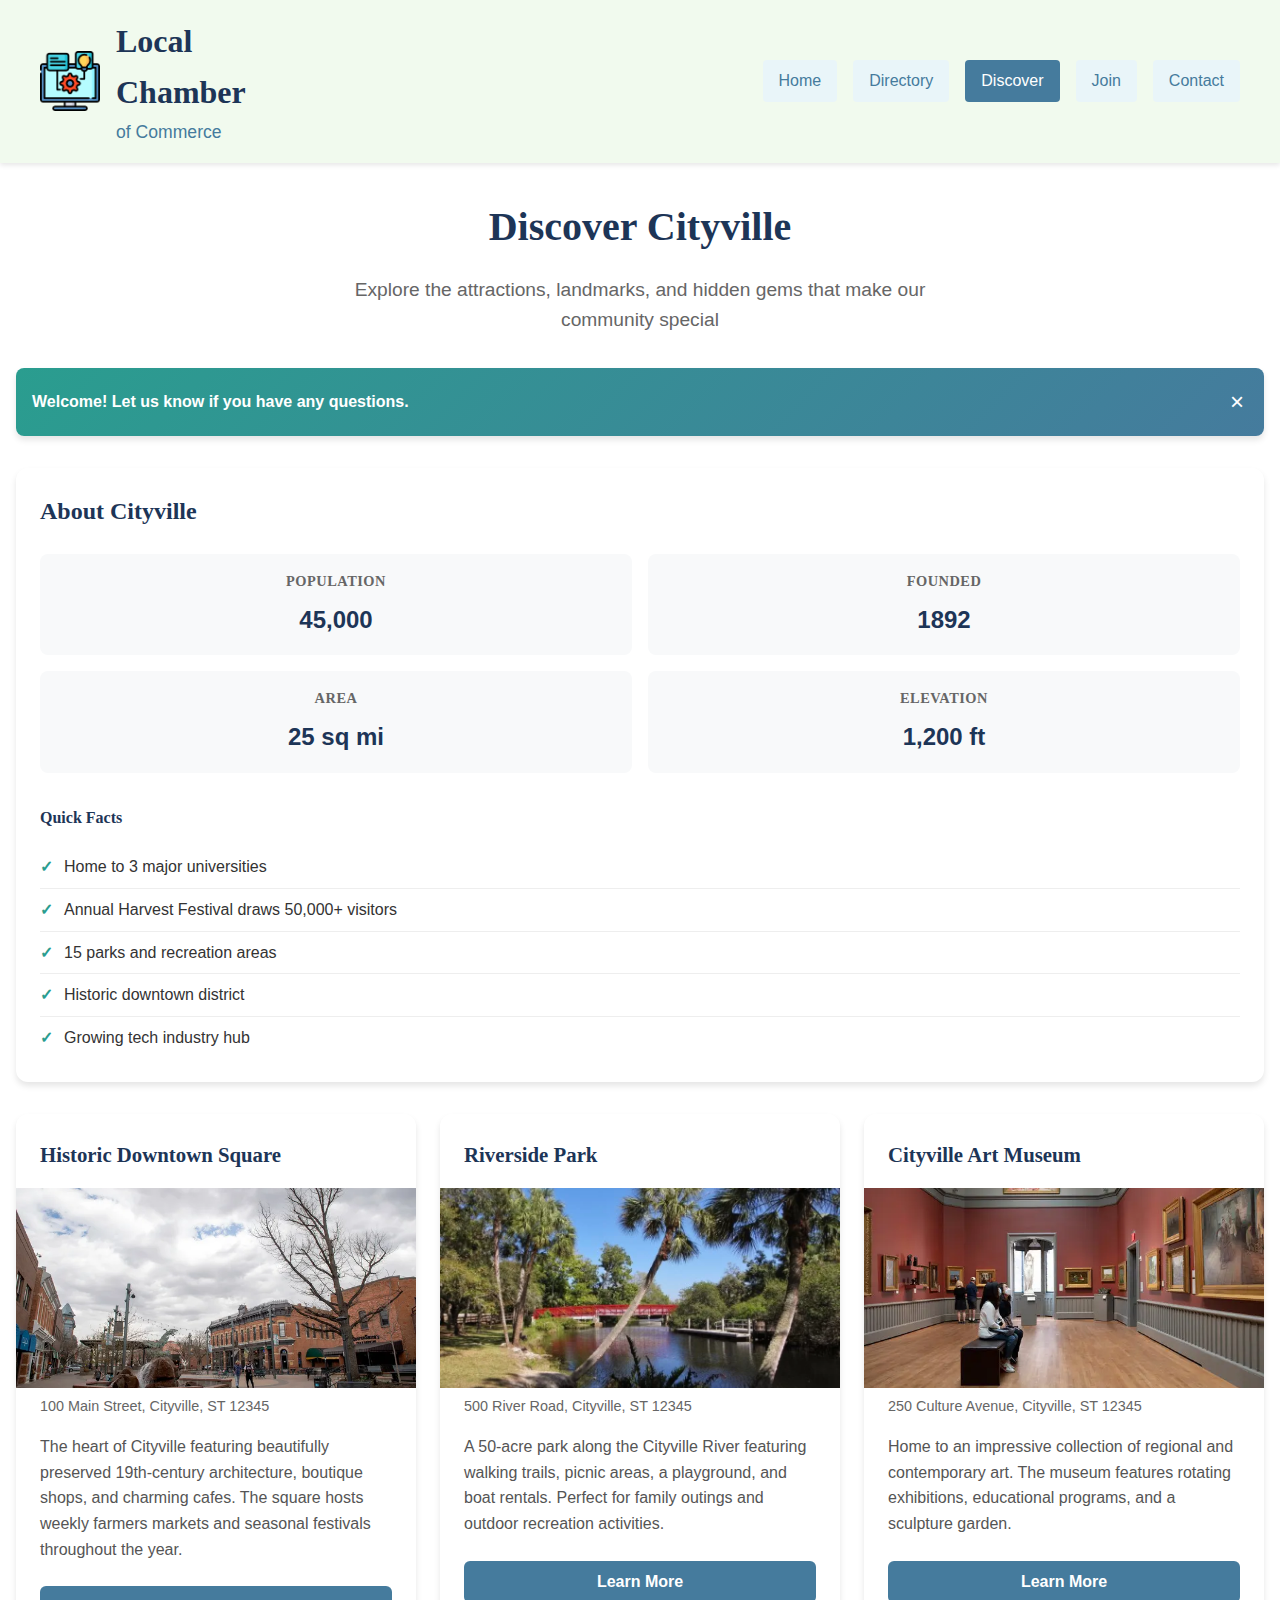
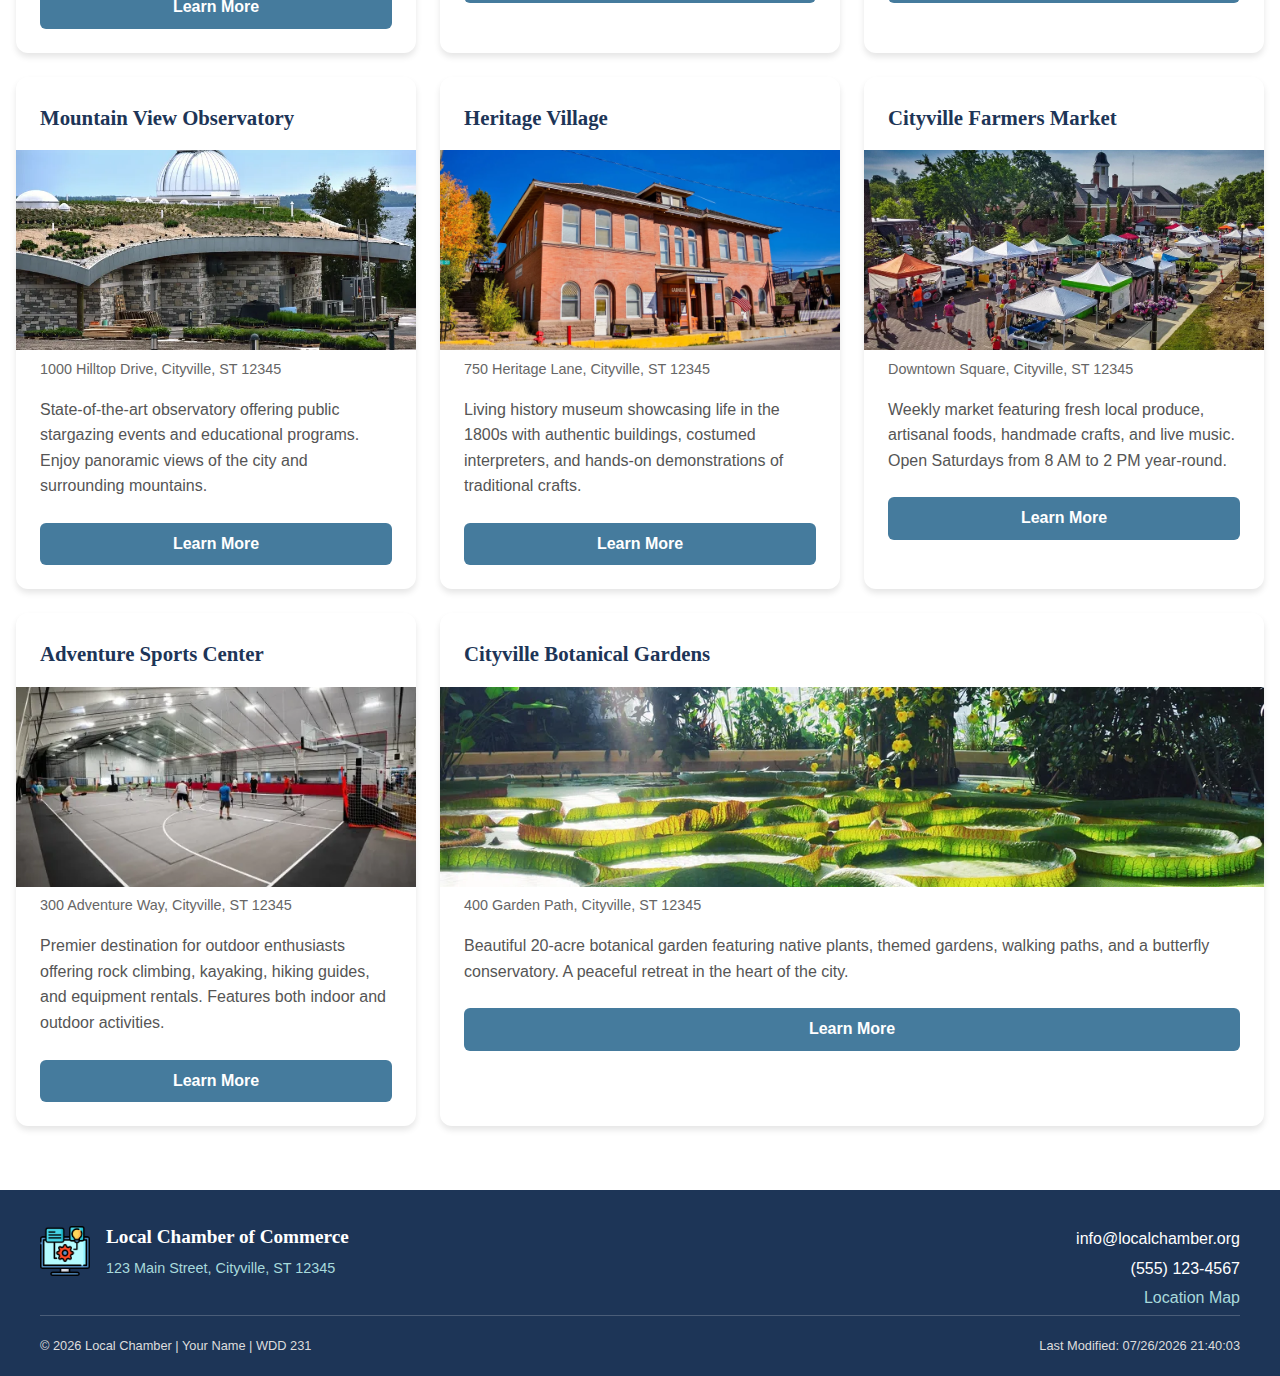
<file: chamber/discover.html>
<!DOCTYPE html>
<html lang="en">
<head>
    <meta charset="UTF-8">
    <meta name="viewport" content="width=device-width, initial-scale=1.0">
    <meta name="description" content="Discover Cityville - Explore local attractions, landmarks, and points of interest in our vibrant community">
    <meta name="author" content="Your Name">
    
    <!-- Social Media Meta Tags -->
    <meta property="og:title" content="Discover Cityville - Local Chamber of Commerce">
    <meta property="og:description" content="Explore local attractions, landmarks, and points of interest in our vibrant community">
    <meta property="og:image" content="https://alexcaba151.github.io/wdd231/chamber/images/chamber-logo.png">
    <meta property="og:url" content="https://alexcaba151.github.io/wdd231/chamber/discover.html">
    
    <title>Discover Cityville | Local Chamber of Commerce</title>
    
    <!-- Favicon -->
    <link rel="icon" href="images/favicon.ico">
    <link rel="icon" type="image/png" sizes="32x32" href="images/favicon-32x32.png">
    <link rel="icon" type="image/png" sizes="16x16" href="images/favicon-16x16.png">
    
    <!-- Stylesheets -->
    <link rel="stylesheet" href="styles/normalize.css">
    <link rel="stylesheet" href="styles/discover.css">
    <link rel="stylesheet" href="styles/medium.css">
    <link rel="stylesheet" href="styles/large.css">
    
    <!-- Scripts -->
    <script src="scripts/script.js" defer></script>
</head>
<body>
    <header>
        <div class="header-content">
            <div class="logo-container">
                <img src="images/chamber-logo.png" alt="Local Chamber of Commerce Logo">
                <div class="site-name">
                    <h1>Local Chamber</h1>
                    <p>of Commerce</p>
                </div>
            </div>
            <nav>
                <button id="hamburger-btn" aria-label="Toggle Menu">
                    <span>&#9776;</span>
                </button>
                <ul id="primary-nav">
                    <li><a href="index.html">Home</a></li>
                    <li><a href="directory.html">Directory</a></li>
                    <li><a href="discover.html" class="active">Discover</a></li>
                    <li><a href="join.html">Join</a></li>
                    <li><a href="contact.html">Contact</a></li>
                </ul>
            </nav>
        </div>
    </header>
    
    <main class="discover-main">
        <div class="discover-header">
            <h2>Discover Cityville</h2>
            <p>Explore the attractions, landmarks, and hidden gems that make our community special</p>
        </div>
        
        <!-- Visitor Message -->
        <div id="visitor-message" class="visitor-message">
            <span id="visitor-text"></span>
            <button id="close-message" class="close-btn" aria-label="Close message">&times;</button>
        </div>
        
        <div class="discover-container">
            <!-- Sidebar -->
            <aside class="discover-sidebar">
                <div class="sidebar-content">
                    <h3>About Cityville</h3>
                    <div class="stats-grid">
                        <div class="stat-item">
                            <h4>Population</h4>
                            <p>45,000</p>
                        </div>
                        <div class="stat-item">
                            <h4>Founded</h4>
                            <p>1892</p>
                        </div>
                        <div class="stat-item">
                            <h4>Area</h4>
                            <p>25 sq mi</p>
                        </div>
                        <div class="stat-item">
                            <h4>Elevation</h4>
                            <p>1,200 ft</p>
                        </div>
                    </div>
                    
                    <div class="quick-facts">
                        <h4>Quick Facts</h4>
                        <ul>
                            <li>Home to 3 major universities</li>
                            <li>Annual Harvest Festival draws 50,000+ visitors</li>
                            <li>15 parks and recreation areas</li>
                            <li>Historic downtown district</li>
                            <li>Growing tech industry hub</li>
                        </ul>
                    </div>
                </div>
            </aside>
            
            <!-- Main Content Grid -->
            <section class="attractions-grid" id="attractions-grid">
                <!-- Attraction cards will be loaded by JavaScript -->
            </section>
        </div>
    </main>
    
    <footer>
        <div class="footer-content">
            <div class="footer-logo">
                <img src="images/chamber-logo.png" alt="Local Chamber of Commerce Logo">
                <div class="footer-name">
                    <h3>Local Chamber of Commerce</h3>
                    <p>123 Main Street, Cityville, ST 12345</p>
                </div>
            </div>
            
            <div class="footer-contact">
                <p>info@localchamber.org</p>
                <p>(555) 123-4567</p>
                <p><a href="https://maps.google.com" target="_blank">Location Map</a></p>
            </div>
        </div>
        
        <div class="footer-base">
            <p>&copy; <span id="current-year"></span> Local Chamber | Your Name | WDD 231</p>
            <p>Last Modified: <span id="last-modified"></span></p>
        </div>
    </footer>
</body>
</html>
</file>
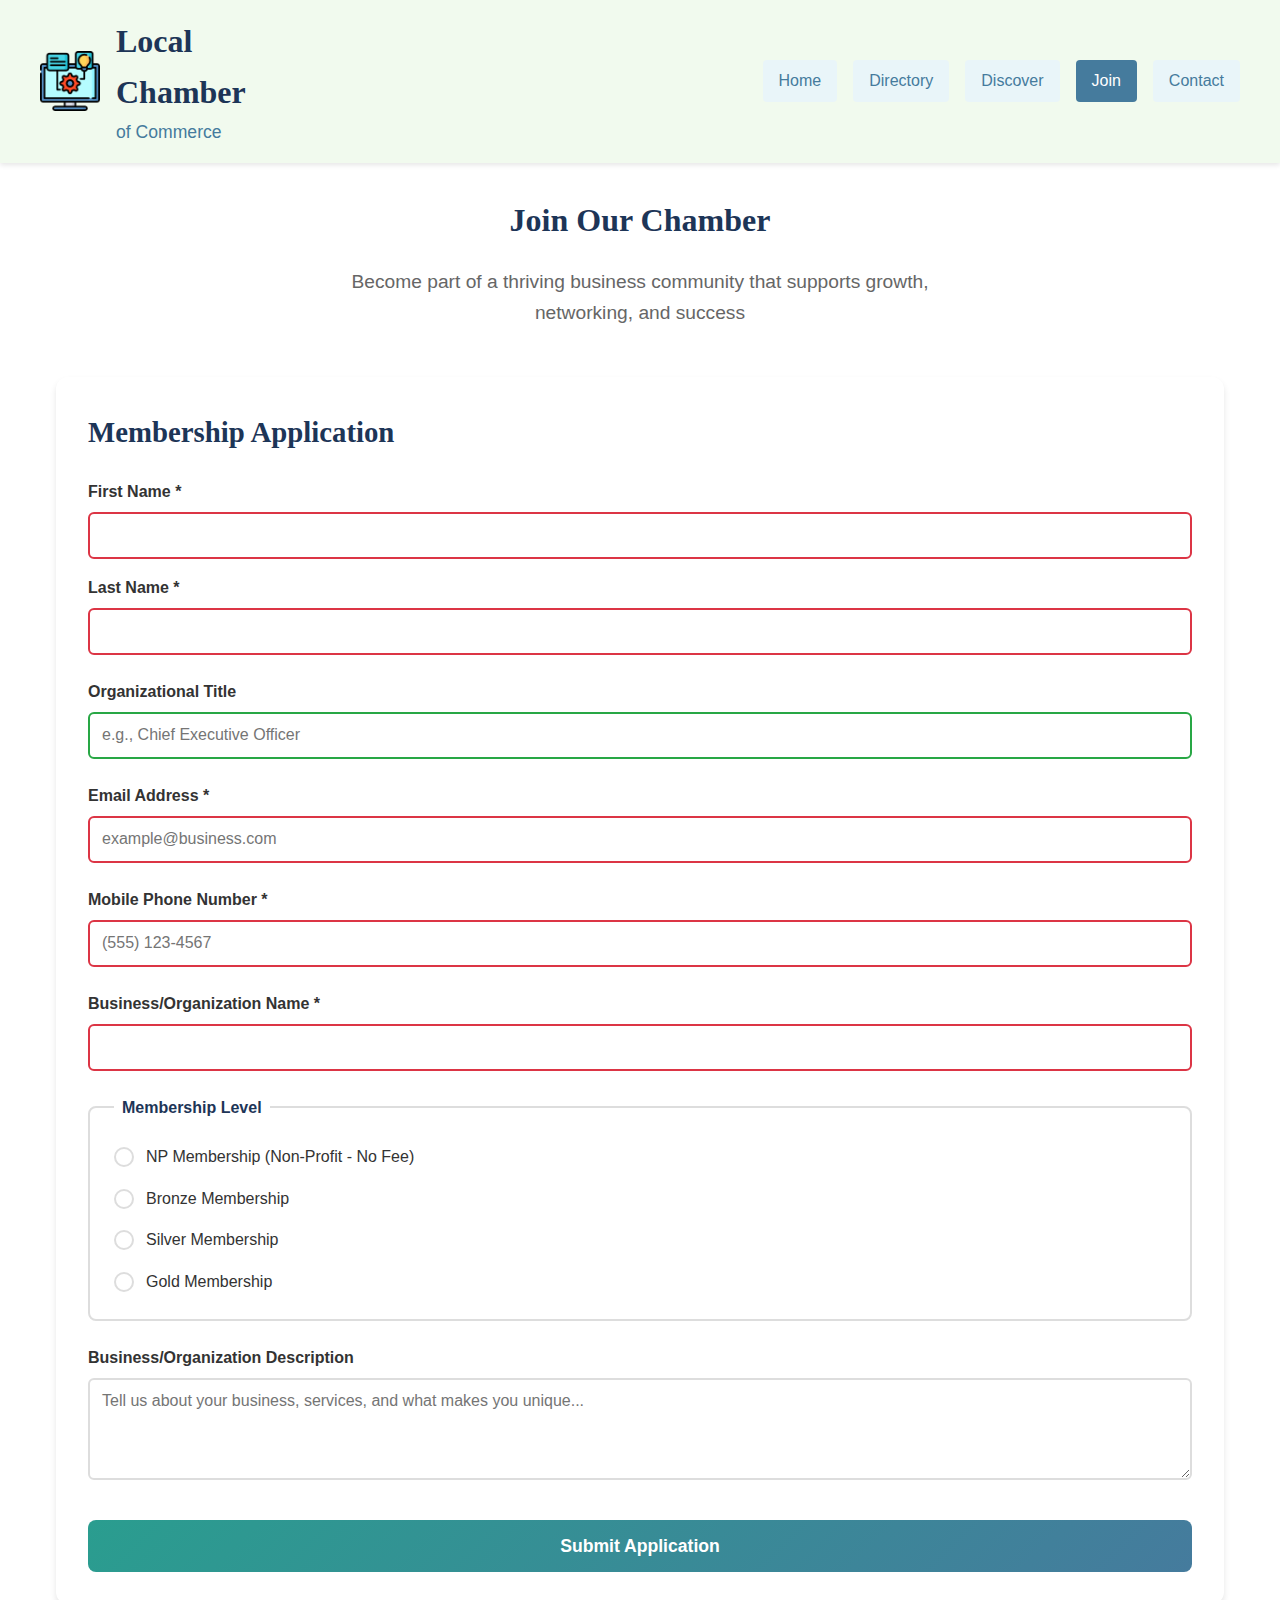
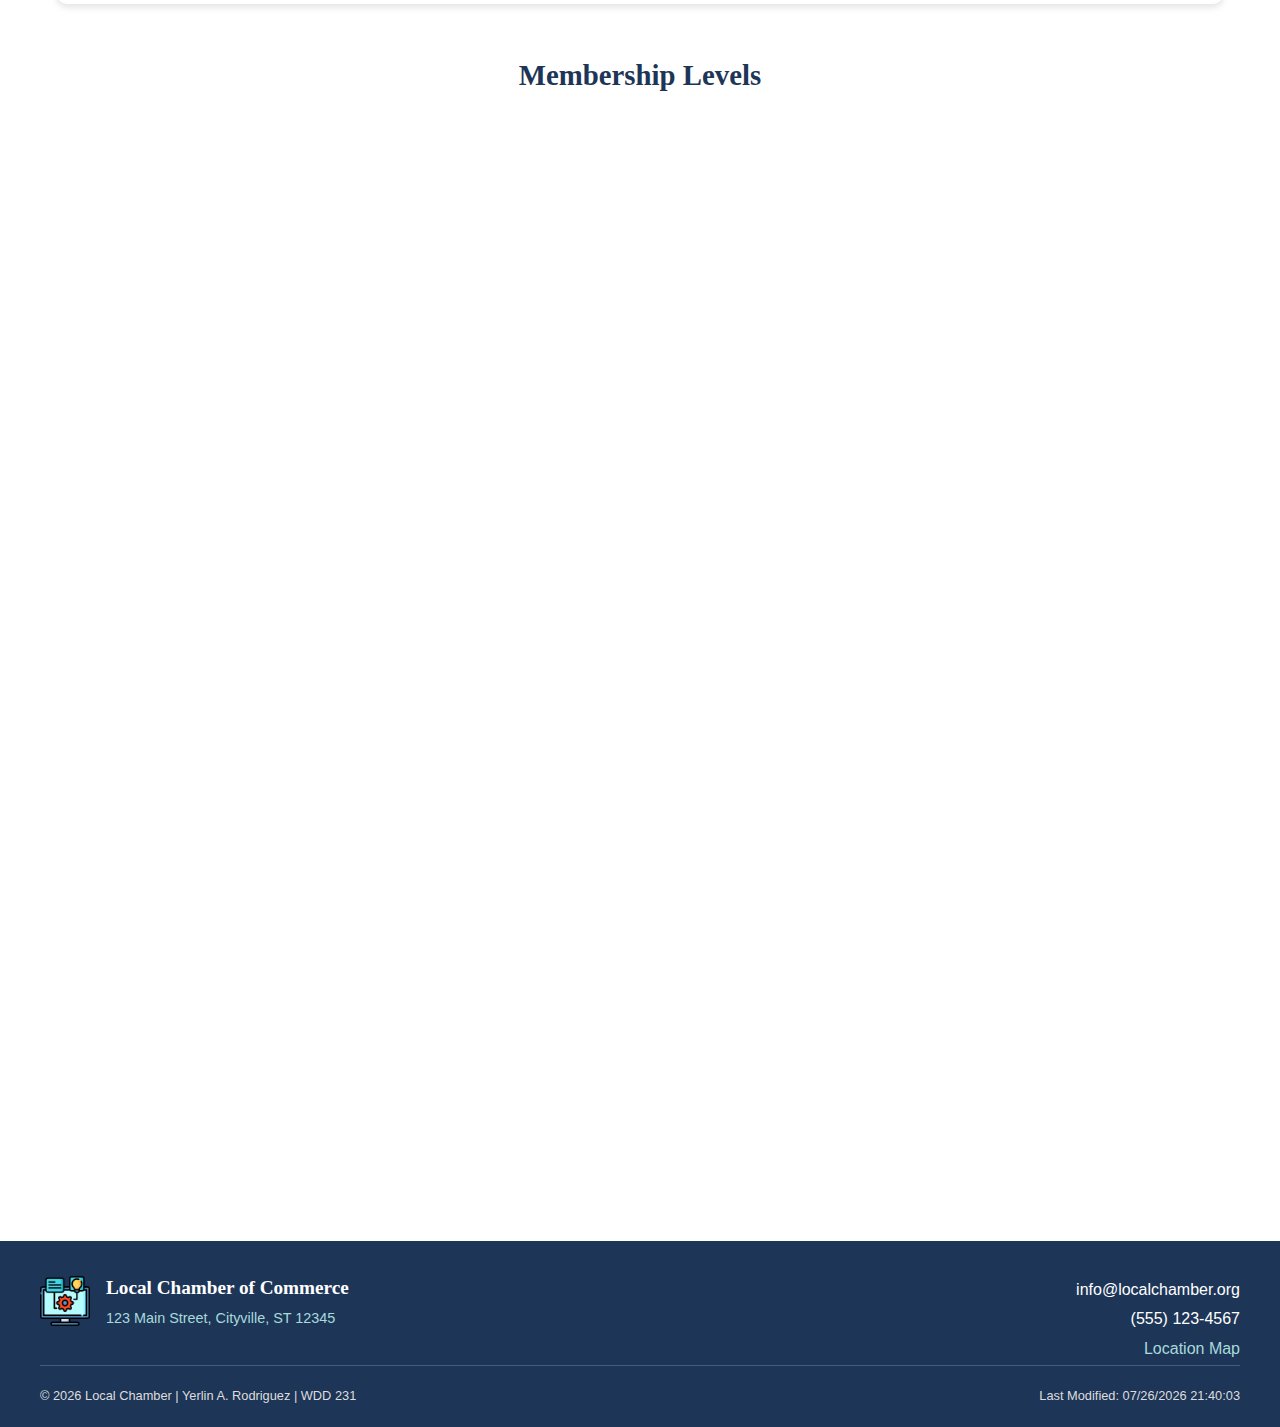
<file: chamber/join.html>
<!DOCTYPE html>
<html lang="en">
<head>
    <meta charset="UTF-8">
    <meta name="viewport" content="width=device-width, initial-scale=1.0">
    <meta name="description" content="Join the Local Chamber of Commerce - Apply for membership and become part of our thriving business community">
    <meta name="author" content="Yerlin A. Rodriguez">
    
    <!-- Social Media Meta Tags -->
    <meta property="og:title" content="Join Our Chamber - Local Chamber of Commerce">
    <meta property="og:description" content="Apply for membership and become part of our thriving business community">
    <meta property="og:image" content="https://alexcaba151.github.io/wdd231/chamber/images/chamber-logo.png">
    <meta property="og:url" content="https://alexcaba151.github.io/wdd231/chamber/join.html">
    
    <title>Join Our Chamber | Local Chamber of Commerce</title>
    
    <!-- Favicon -->
    <link rel="icon" href="images/favicon.ico">
    <link rel="icon" type="image/png" sizes="32x32" href="images/favicon-32x32.png">
    <link rel="icon" type="image/png" sizes="16x16" href="images/favicon-16x16.png">
    
    <!-- Stylesheets -->
    <link rel="stylesheet" href="styles/normalize.css">
    <link rel="stylesheet" href="styles/join.css">
    <link rel="stylesheet" href="styles/medium.css">
    <link rel="stylesheet" href="styles/large.css">
    
    <!-- Scripts -->
    <script src="scripts/script.js" defer></script>
</head>
<body>
    <header>
        <div class="header-content">
            <div class="logo-container">
                <img src="images/chamber-logo.png" alt="Local Chamber of Commerce Logo">
                <div class="site-name">
                    <h1>Local Chamber</h1>
                    <p>of Commerce</p>
                </div>
            </div>
            <nav>
                <button id="hamburger-btn" aria-label="Toggle Menu">
                    <span>&#9776;</span>
                </button>
                <ul id="primary-nav">
                    <li><a href="index.html">Home</a></li>
                    <li><a href="directory.html">Directory</a></li>
                    <li><a href="discover.html">Discover</a></li>
                    <li><a href="join.html" class="active">Join</a></li>
                    <li><a href="contact.html">Contact</a></li>
                </ul>
            </nav>
        </div>
    </header>
    
    <main class="join-main">
        <div class="join-header">
            <h1>Join Our Chamber</h1>
            <p>Become part of a thriving business community that supports growth, networking, and success</p>
        </div>
        
        <div class="join-container">
            <!-- Membership Application Form -->
            <section class="form-section">
                <h3>Membership Application</h3>
                <form id="membership-form" method="get" action="thankyou.html">
                    <div class="form-row">
                        <label for="first-name">
                            First Name *
                            <input type="text" id="first-name" name="first-name" title="Enter your first name" 
                                autocomplete="given-name" required>
                        </label>
                        
                        <label for="last-name">
                            Last Name *
                            <input type="text" id="last-name" name="last-name" title="Enter your last name" 
                                autocomplete="family-name" required>
                        </label>
                    </div>
                    
                    <label for="org-title">
                        Organizational Title
                        <input type="text" id="org-title" name="org-title" title="Enter your title within your organization" 
                            autocomplete="organization-title" pattern="[A-Za-z\s\-]{7,}" 
                            placeholder="e.g., Chief Executive Officer">
                    </label>
                    
                    <label for="email">
                        Email Address *
                        <input type="email" id="email" name="email" title="Enter your email address" 
                            autocomplete="email" placeholder="example@business.com" required>
                    </label>
                    
                    <label for="mobile">
                        Mobile Phone Number *
                        <input type="tel" id="mobile" name="mobile" title="Enter your mobile phone number" 
                            autocomplete="tel" placeholder="(555) 123-4567" required>
                    </label>
                    
                    <label for="business-name">
                        Business/Organization Name *
                        <input type="text" id="business-name" name="business-name" title="Enter your business or organization name" 
                            autocomplete="organization" required>
                    </label>
                    
                    <fieldset class="membership-levels">
                        <legend>Membership Level</legend>
                        <label class="radio-label">
                            <input type="radio" name="membership-level" value="np" id="np-membership">
                            <span class="radio-custom"></span>
                            NP Membership (Non-Profit - No Fee)
                        </label>
                        <label class="radio-label">
                            <input type="radio" name="membership-level" value="bronze" id="bronze-membership">
                            <span class="radio-custom"></span>
                            Bronze Membership
                        </label>
                        <label class="radio-label">
                            <input type="radio" name="membership-level" value="silver" id="silver-membership">
                            <span class="radio-custom"></span>
                            Silver Membership
                        </label>
                        <label class="radio-label">
                            <input type="radio" name="membership-level" value="gold" id="gold-membership">
                            <span class="radio-custom"></span>
                            Gold Membership
                        </label>
                    </fieldset>
                    
                    <label for="business-description">
                        Business/Organization Description
                        <textarea id="business-description" name="business-description" title="Describe your business or organization" 
                                rows="4" placeholder="Tell us about your business, services, and what makes you unique..."></textarea>
                    </label>
                    
                    <input type="hidden" id="timestamp" name="timestamp">
                    
                    <input type="submit" value="Submit Application" class="submit-btn">
                </form>
            </section>
            
            <!-- Membership Cards -->
            <section class="membership-cards">
                <h3>Membership Levels</h3>
                <div class="cards-container">
                    <div class="membership-card np-card" data-level="np">
                        <div class="card-header">
                            <h4>NP Membership</h4>
                            <p class="price">Free</p>
                        </div>
                        <p>Perfect for non-profit organizations</p>
                        <button class="learn-more-btn" data-modal="np-modal">Learn More</button>
                    </div>
                    
                    <div class="membership-card bronze-card" data-level="bronze">
                        <div class="card-header">
                            <h4>Bronze Membership</h4>
                            <p class="price">$200/year</p>
                        </div>
                        <p>Great for small businesses getting started</p>
                        <button class="learn-more-btn" data-modal="bronze-modal">Learn More</button>
                    </div>
                    
                    <div class="membership-card silver-card" data-level="silver">
                        <div class="card-header">
                            <h4>Silver Membership</h4>
                            <p class="price">$400/year</p>
                        </div>
                        <p>Enhanced benefits for growing businesses</p>
                        <button class="learn-more-btn" data-modal="silver-modal">Learn More</button>
                    </div>
                    
                    <div class="membership-card gold-card" data-level="gold">
                        <div class="card-header">
                            <h4>Gold Membership</h4>
                            <p class="price">$750/year</p>
                        </div>
                        <p>Premium benefits for established businesses</p>
                        <button class="learn-more-btn" data-modal="gold-modal">Learn More</button>
                    </div>
                </div>
            </section>
        </div>
    </main>
    
    <!-- Modals -->
    <div id="np-modal" class="modal">
        <div class="modal-content">
            <span class="close" data-modal="np-modal">&times;</span>
            <h3>NP Membership Benefits</h3>
            <ul>
                <li>Directory listing</li>
                <li>Access to networking events</li>
                <li>Monthly newsletter</li>
                <li>Community event announcements</li>
                <li>Basic business resources</li>
            </ul>
            <p><strong>Perfect for:</strong> Non-profit organizations, charities, and community groups</p>
        </div>
    </div>
    
    <div id="bronze-modal" class="modal">
        <div class="modal-content">
            <span class="close" data-modal="bronze-modal">&times;</span>
            <h3>Bronze Membership Benefits</h3>
            <ul>
                <li>All NP benefits plus:</li>
                <li>Enhanced directory listing with logo</li>
                <li>Priority event notifications</li>
                <li>Business development workshops</li>
                <li>Referral opportunities</li>
                <li>Chamber decal for storefront</li>
            </ul>
            <p><strong>Perfect for:</strong> Small businesses and startups looking to grow their network</p>
        </div>
    </div>
    
    <div id="silver-modal" class="modal">
        <div class="modal-content">
            <span class="close" data-modal="silver-modal">&times;</span>
            <h3>Silver Membership Benefits</h3>
            <ul>
                <li>All Bronze benefits plus:</li>
                <li>Quarterly spotlight opportunities</li>
                <li>Discounted event tickets</li>
                <li>Access to member-only events</li>
                <li>Business mentorship program</li>
                <li>Social media promotion</li>
                <li>Ribbon cutting ceremonies</li>
            </ul>
            <p><strong>Perfect for:</strong> Growing businesses ready to increase their visibility</p>
        </div>
    </div>
    
    <div id="gold-modal" class="modal">
        <div class="modal-content">
            <span class="close" data-modal="gold-modal">&times;</span>
            <h3>Gold Membership Benefits</h3>
            <ul>
                <li>All Silver benefits plus:</li>
                <li>Monthly home page spotlights</li>
                <li>Premium directory placement</li>
                <li>Free event tickets</li>
                <li>VIP networking opportunities</li>
                <li>Annual business awards eligibility</li>
                <li>Government advocacy representation</li>
                <li>Custom marketing opportunities</li>
            </ul>
            <p><strong>Perfect for:</strong> Established businesses seeking maximum exposure and benefits</p>
        </div>
    </div>
    
    <footer>
        <div class="footer-content">
            <div class="footer-logo">
                <img src="images/chamber-logo.png" alt="Local Chamber of Commerce Logo">
                <div class="footer-name">
                    <h3>Local Chamber of Commerce</h3>
                    <p>123 Main Street, Cityville, ST 12345</p>
                </div>
            </div>
            
            <div class="footer-contact">
                <p>info@localchamber.org</p>
                <p>(555) 123-4567</p>
                <p><a href="https://maps.google.com" target="_blank">Location Map</a></p>
            </div>
        </div>
        
        <div class="footer-base">
            <p>&copy; <span id="current-year"></span> Local Chamber | Yerlin A. Rodriguez | WDD 231</p>
            <p>Last Modified: <span id="last-modified"></span></p>
        </div>
    </footer>
</body>
</html>
</file>
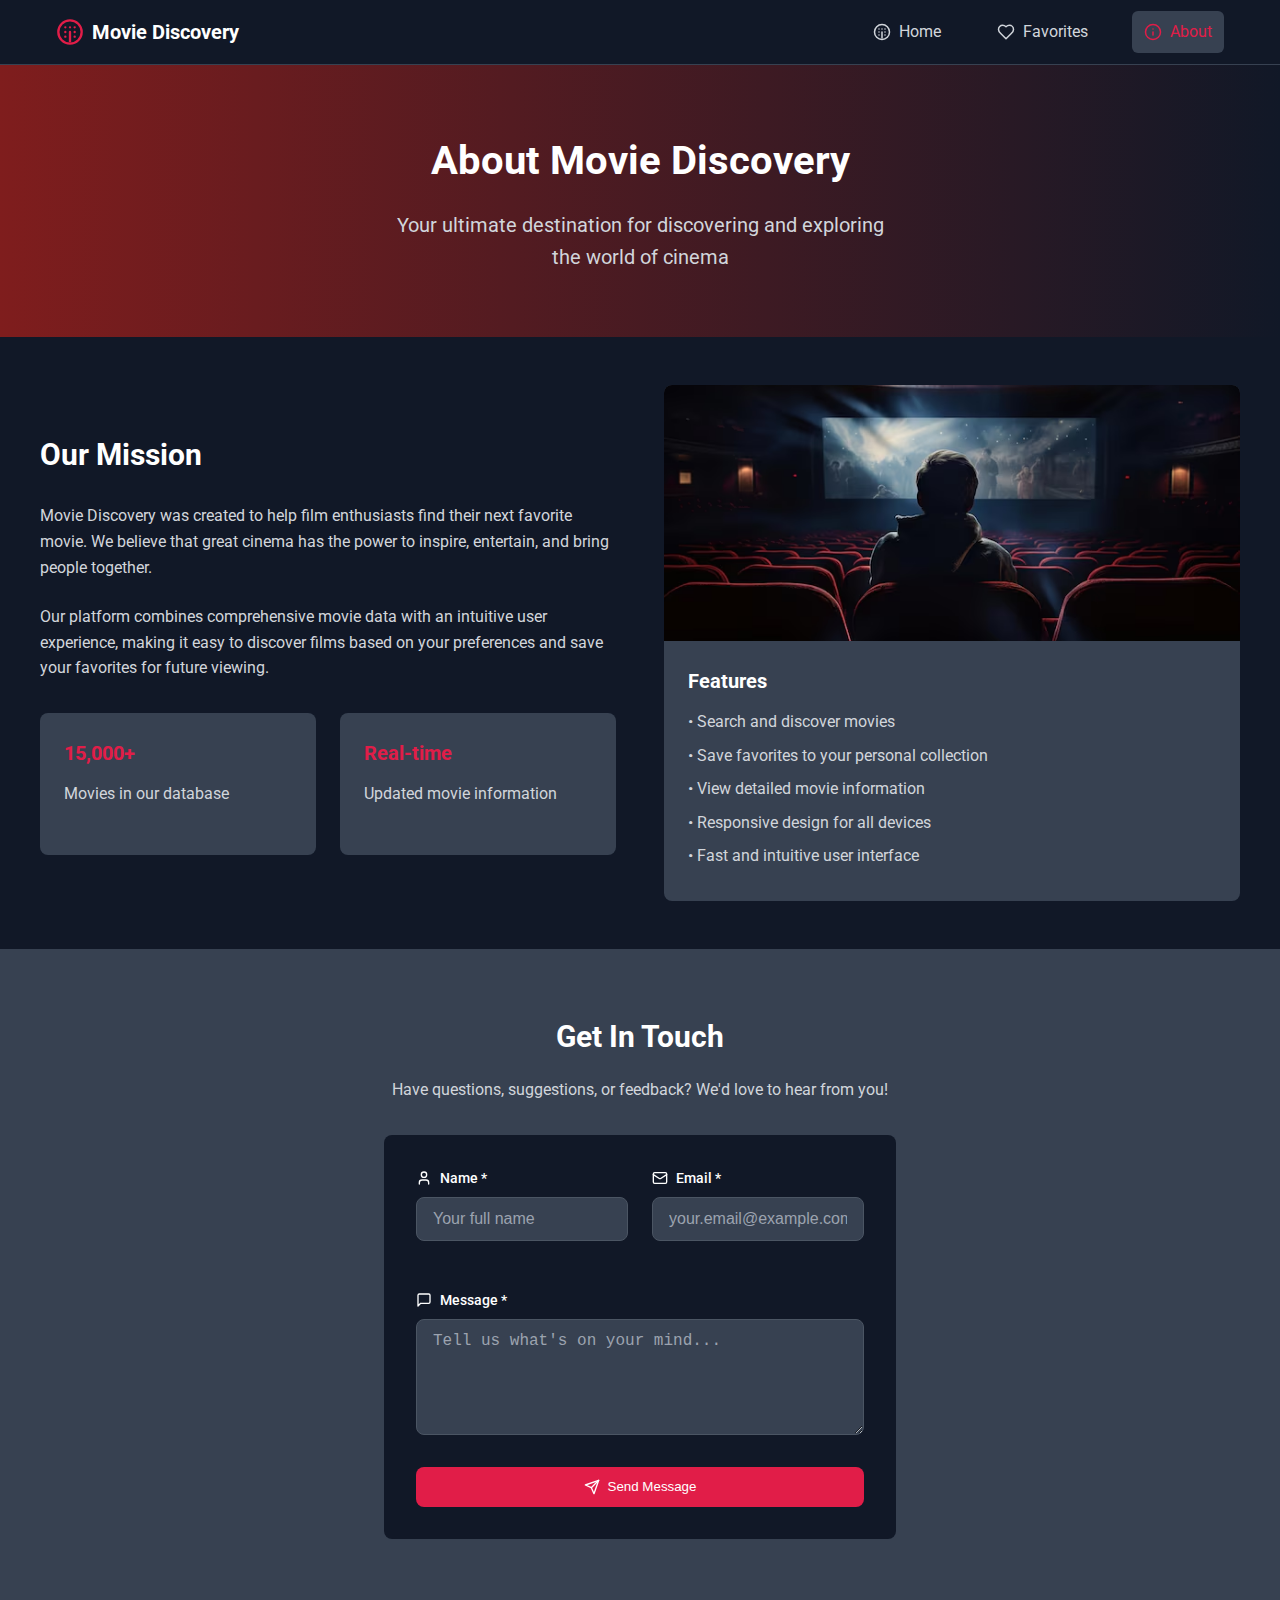
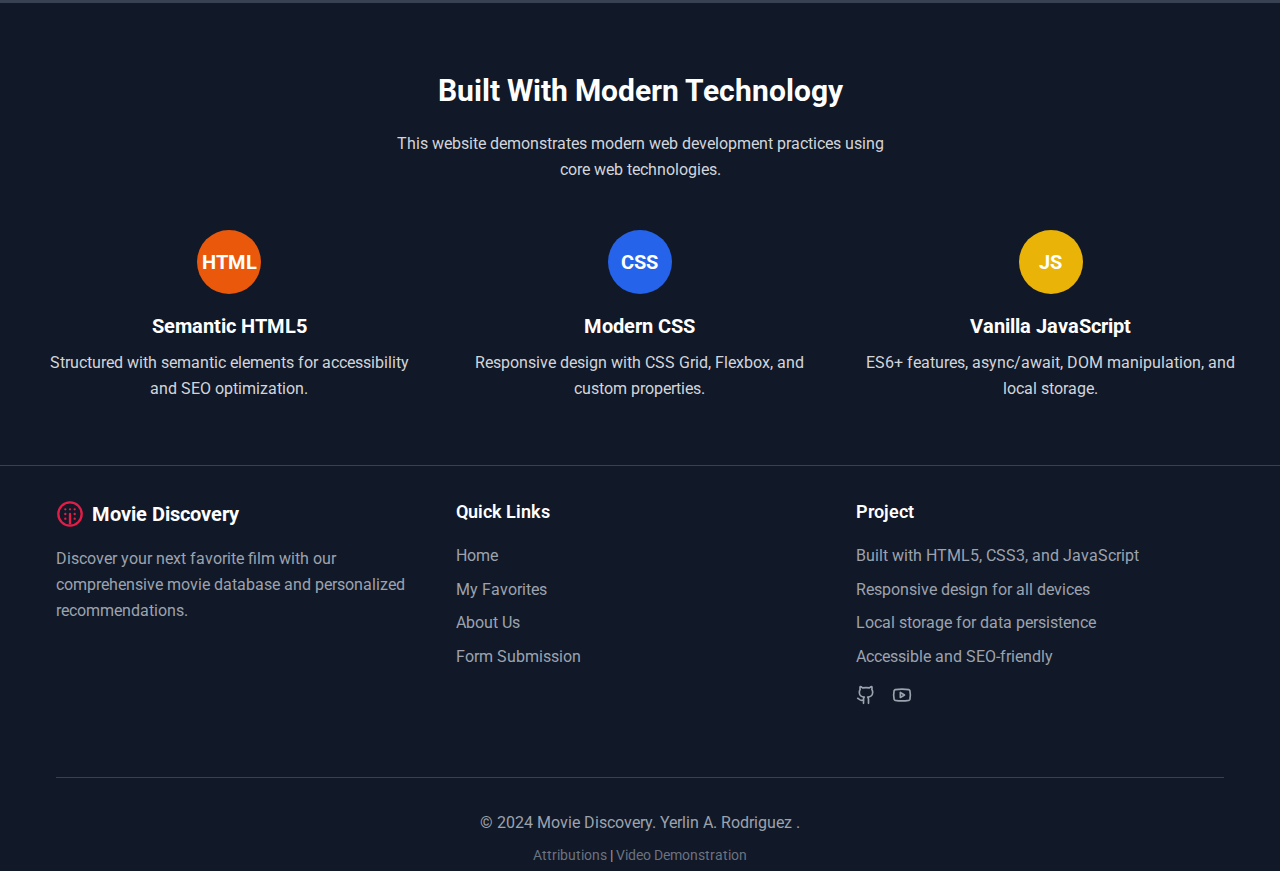
<file: finalproject/about.html>
<!DOCTYPE html>
<html lang="en">
<head>
  <meta charset="UTF-8">
  <meta name="viewport" content="width=device-width, initial-scale=1.0">
  <meta name="author" content="Yerlin A. Rodriguez">
  <meta name="description" content="Learn about Movie Discovery and get in touch with our team. Built with modern web technologies for the best movie browsing experience.">
  <!-- Social Media Meta Tags -->
    <meta property="og:title" content="About - Movie Discovery">
    <meta property="og:description" content="Learn about Movie Discovery and get in touch with our team. Built with modern web technologies for the best movie browsing experience.">
    <meta property="og:image" content="https://alexcaba151.github.io/wdd231/finalproject/images/favicon-16x16.png">


  <title>About - Movie Discovery</title>
  <link rel="icon" href="images/favicon-16x16.png" type="image/png">
  <link rel="stylesheet" href="styles/styles.css">
  <link rel="preconnect" href="https://fonts.googleapis.com">
<link rel="preconnect" href="https://fonts.gstatic.com" crossorigin>
<link href="https://fonts.googleapis.com/css2?family=Open+Sans:ital,wght@0,300..800;1,300..800&family=Roboto:ital,wght@0,100..900;1,100..900&display=swap" rel="stylesheet">
</head>
<body>
  
  <!-- Header containing Navigation -->
  <header>
    <nav class="navbar">
      <div class="container">
        <div class="navbar-content">
          <a href="index.html" class="navbar-logo">
            <svg xmlns="http://www.w3.org/2000/svg" width="28" height="28" viewBox="0 0 24 24" fill="none" stroke="#e11d48" stroke-width="2" stroke-linecap="round" stroke-linejoin="round" class="logo-icon">
              <path d="M12 2a10 10 0 0 1 10 10 10 10 0 0 1-10 10A10 10 0 0 1 2 12 10 10 0 0 1 12 2Z"></path>
              <path d="M12 12v8"></path>
              <path d="M8 8v.01"></path>
              <path d="M12 8v.01"></path>
              <path d="M16 8v.01"></path>
              <path d="M8 12v.01"></path>
              <path d="M16 12v.01"></path>
              <path d="M8 16v.01"></path>
              <path d="M16 16v.01"></path>
            </svg>
            <span>Movie Discovery</span>
          </a>

          <!-- Desktop Navigation -->
          <div class="navbar-links desktop-nav">
            <a href="index.html" class="nav-link">
              <svg xmlns="http://www.w3.org/2000/svg" width="18" height="18" viewBox="0 0 24 24" fill="none" stroke="currentColor" stroke-width="2" stroke-linecap="round" stroke-linejoin="round">
                <path d="M12 2a10 10 0 0 1 10 10 10 10 0 0 1-10 10A10 10 0 0 1 2 12 10 10 0 0 1 12 2Z"></path>
                <path d="M12 12v8"></path>
                <path d="M8 8v.01"></path>
                <path d="M12 8v.01"></path>
                <path d="M16 8v.01"></path>
                <path d="M8 12v.01"></path>
                <path d="M16 12v.01"></path>
                <path d="M8 16v.01"></path>
                <path d="M16 16v.01"></path>
              </svg>
              <span>Home</span>
            </a>
            <a href="favorites.html" class="nav-link">
              <svg xmlns="http://www.w3.org/2000/svg" width="18" height="18" viewBox="0 0 24 24" fill="none" stroke="currentColor" stroke-width="2" stroke-linecap="round" stroke-linejoin="round">
                <path d="M19 14c1.49-1.46 3-3.21 3-5.5A5.5 5.5 0 0 0 16.5 3c-1.76 0-3 .5-4.5 2-1.5-1.5-2.74-2-4.5-2A5.5 5.5 0 0 0 2 8.5c0 2.3 1.5 4.05 3 5.5l7 7Z"></path>
              </svg>
              <span>Favorites</span>
            </a>
            <a href="about.html" class="nav-link active">
              <svg xmlns="http://www.w3.org/2000/svg" width="18" height="18" viewBox="0 0 24 24" fill="none" stroke="currentColor" stroke-width="2" stroke-linecap="round" stroke-linejoin="round">
                <circle cx="12" cy="12" r="10"></circle>
                <path d="M12 16v-4"></path>
                <path d="M12 8h.01"></path>
              </svg>
              <span>About</span>
            </a>
          </div>

          <!-- Mobile menu button -->
          <button id="mobile-menu-btn" class="mobile-menu-btn">
            <svg xmlns="http://www.w3.org/2000/svg" width="24" height="24" viewBox="0 0 24 24" fill="none" stroke="currentColor" stroke-width="2" stroke-linecap="round" stroke-linejoin="round">
              <line x1="4" x2="20" y1="12" y2="12"></line>
              <line x1="4" x2="20" y1="6" y2="6"></line>
              <line x1="4" x2="20" y1="18" y2="18"></line>
            </svg>
          </button>
        </div>

        <!-- Mobile Navigation -->
        <div id="mobile-menu" class="mobile-menu">
          <a href="index.html" class="nav-link">
            <svg xmlns="http://www.w3.org/2000/svg" width="18" height="18" viewBox="0 0 24 24" fill="none" stroke="currentColor" stroke-width="2" stroke-linecap="round" stroke-linejoin="round">
              <path d="M12 2a10 10 0 0 1 10 10 10 10 0 0 1-10 10A10 10 0 0 1 2 12 10 10 0 0 1 12 2Z"></path>
              <path d="M12 12v8"></path>
              <path d="M8 8v.01"></path>
              <path d="M12 8v.01"></path>
              <path d="M16 8v.01"></path>
              <path d="M8 12v.01"></path>
              <path d="M16 12v.01"></path>
              <path d="M8 16v.01"></path>
              <path d="M16 16v.01"></path>
            </svg>
            <span>Home</span>
          </a>
          <a href="favorites.html" class="nav-link">
            <svg xmlns="http://www.w3.org/2000/svg" width="18" height="18" viewBox="0 0 24 24" fill="none" stroke="currentColor" stroke-width="2" stroke-linecap="round" stroke-linejoin="round">
              <path d="M19 14c1.49-1.46 3-3.21 3-5.5A5.5 5.5 0 0 0 16.5 3c-1.76 0-3 .5-4.5 2-1.5-1.5-2.74-2-4.5-2A5.5 5.5 0 0 0 2 8.5c0 2.3 1.5 4.05 3 5.5l7 7Z"></path>
            </svg>
            <span>Favorites</span>
          </a>
          <a href="about.html" class="nav-link active">
            <svg xmlns="http://www.w3.org/2000/svg" width="18" height="18" viewBox="0 0 24 24" fill="none" stroke="currentColor" stroke-width="2" stroke-linecap="round" stroke-linejoin="round">
              <circle cx="12" cy="12" r="10"></circle>
              <path d="M12 16v-4"></path>
              <path d="M12 8h.01"></path>
            </svg>
            <span>About</span>
          </a>
        </div>
      </div>
    </nav>
  </header>

  <main>
    <!-- Hero Section -->
    <section class="about-hero">
      <div class="container text-center">
        <h1>About Movie Discovery</h1>
        <p>Your ultimate destination for discovering and exploring the world of cinema</p>
      </div>
    </section>

    <!-- About Content -->
    <section class="container about-section">
      <div class="about-grid">
        <div class="about-mission">
          <h2>Our Mission</h2>
          <p>Movie Discovery was created to help film enthusiasts find their next favorite movie. We believe that great cinema has the power to inspire, entertain, and bring people together.</p>
          <p>Our platform combines comprehensive movie data with an intuitive user experience, making it easy to discover films based on your preferences and save your favorites for future viewing.</p>

          <div class="stats-grid">
            <div class="stat-card">
              <h3>15,000+</h3>
              <p>Movies in our database</p>
            </div>
            <div class="stat-card">
              <h3>Real-time</h3>
              <p>Updated movie information</p>
            </div>
          </div>
        </div>

        <div class="about-features">
          <img src="images/movie-theater.avif" alt="Movie theater with red seats" class="feature-image" loading="lazy">
          <div class="feature-content">
            <h3>Features</h3>
            <ul>
              <li>• Search and discover movies</li>
              <li>• Save favorites to your personal collection</li>
              <li>• View detailed movie information</li>
              <li>• Responsive design for all devices</li>
              <li>• Fast and intuitive user interface</li>
            </ul>
          </div>
        </div>
      </div>
    </section>

    <!-- Contact Form -->
    <section class="contact-section">
      <div class="container">
        <div class="contact-form-container">
          <div class="text-center contact-header">
            <h2>Get In Touch</h2>
            <p>Have questions, suggestions, or feedback? We'd love to hear from you!</p>
          </div>

          <div id="form-success" class="form-success hidden">
            <svg xmlns="http://www.w3.org/2000/svg" width="48" height="48" viewBox="0 0 24 24" fill="none" stroke="currentColor" stroke-width="2" stroke-linecap="round" stroke-linejoin="round">
              <path d="M22 11.08V12a10 10 0 1 1-5.93-9.14"></path>
              <polyline points="22 4 12 14.01 9 11.01"></polyline>
            </svg>
            <h3>Thank You!</h3>
            <p>Your message has been received. We'll get back to you soon.</p>
          </div>

          <form id="contact-form" class="contact-form">
            <div class="form-grid">
              <div class="form-group">
                <label for="name">
                  <svg xmlns="http://www.w3.org/2000/svg" width="16" height="16" viewBox="0 0 24 24" fill="none" stroke="currentColor" stroke-width="2" stroke-linecap="round" stroke-linejoin="round">
                    <path d="M19 21v-2a4 4 0 0 0-4-4H9a4 4 0 0 0-4 4v2"></path>
                    <circle cx="12" cy="7" r="4"></circle>
                  </svg>
                  Name *
                </label>
                <input type="text" id="name" name="name" required placeholder="Your full name">
              </div>

              <div class="form-group">
                <label for="email">
                  <svg xmlns="http://www.w3.org/2000/svg" width="16" height="16" viewBox="0 0 24 24" fill="none" stroke="currentColor" stroke-width="2" stroke-linecap="round" stroke-linejoin="round">
                    <rect width="20" height="16" x="2" y="4" rx="2"></rect>
                    <path d="m22 7-8.97 5.7a1.94 1.94 0 0 1-2.06 0L2 7"></path>
                  </svg>
                  Email *
                </label>
                <input type="email" id="email" name="email" required placeholder="your.email@example.com">
              </div>
            </div>

            <div class="form-group">
              <label for="message">
                <svg xmlns="http://www.w3.org/2000/svg" width="16" height="16" viewBox="0 0 24 24" fill="none" stroke="currentColor" stroke-width="2" stroke-linecap="round" stroke-linejoin="round">
                  <path d="M21 15a2 2 0 0 1-2 2H7l-4 4V5a2 2 0 0 1 2-2h14a2 2 0 0 1 2 2z"></path>
                </svg>
                Message *
              </label>
              <textarea id="message" name="message" required rows="5" placeholder="Tell us what's on your mind..."></textarea>
            </div>

            <button type="submit" class="submit-btn">
              <svg xmlns="http://www.w3.org/2000/svg" width="16" height="16" viewBox="0 0 24 24" fill="none" stroke="currentColor" stroke-width="2" stroke-linecap="round" stroke-linejoin="round">
                <path d="m22 2-7 20-4-9-9-4Z"></path>
                <path d="M22 2 11 13"></path>
              </svg>
              Send Message
            </button>
          </form>
        </div>
      </div>
    </section>

    <!-- Technology Stack -->
    <section class="container tech-section">
      <div class="text-center tech-header">
        <h2>Built With Modern Technology</h2>
        <p>This website demonstrates modern web development practices using core web technologies.</p>
      </div>

      <div class="tech-grid">
        <div class="tech-card">
          <div class="tech-icon html-icon">
            <span>HTML</span>
          </div>
          <h3>Semantic HTML5</h3>
          <p>Structured with semantic elements for accessibility and SEO optimization.</p>
        </div>

        <div class="tech-card">
          <div class="tech-icon css-icon">
            <span>CSS</span>
          </div>
          <h3>Modern CSS</h3>
          <p>Responsive design with CSS Grid, Flexbox, and custom properties.</p>
        </div>

        <div class="tech-card">
          <div class="tech-icon js-icon">
            <span>JS</span>
          </div>
          <h3>Vanilla JavaScript</h3>
          <p>ES6+ features, async/await, DOM manipulation, and local storage.</p>
        </div>
      </div>
    </section>
  </main>

  <footer class="footer">
    <div class="container">
      <div class="footer-content">
        <!-- Brand -->
        <div class="footer-brand">
          <div class="footer-logo">
            <svg xmlns="http://www.w3.org/2000/svg" width="28" height="28" viewBox="0 0 24 24" fill="none" stroke="#e11d48" stroke-width="2" stroke-linecap="round" stroke-linejoin="round">
              <path d="M12 2a10 10 0 0 1 10 10 10 10 0 0 1-10 10A10 10 0 0 1 2 12 10 10 0 0 1 12 2Z"></path>
              <path d="M12 12v8"></path>
              <path d="M8 8v.01"></path>
              <path d="M12 8v.01"></path>
              <path d="M16 8v.01"></path>
              <path d="M8 12v.01"></path>
              <path d="M16 12v.01"></path>
              <path d="M8 16v.01"></path>
              <path d="M16 16v.01"></path>
            </svg>
            <span>Movie Discovery</span>
          </div>
          <p>Discover your next favorite film with our comprehensive movie database and personalized recommendations.</p>
        </div>

        <!-- Quick Links -->
        <div class="footer-links">
          <h3>Quick Links</h3>
          <ul>
            <li><a href="index.html">Home</a></li>
            <li><a href="favorites.html">My Favorites</a></li>
            <li><a href="about.html">About Us</a></li>
            <li><a href="form-action.html">Form Submission</a></li>
          </ul>
        </div>

        <!-- Project Info -->
        <div class="footer-project">
          <h3>Project</h3>
          <ul>
            <li>Built with HTML5, CSS3, and JavaScript</li>
            <li>Responsive design for all devices</li>
            <li>Local storage for data persistence</li>
            <li>Accessible and SEO-friendly</li>
          </ul>

          <div class="social-links">
            <a href="https://github.com" target="_blank" rel="noopener noreferrer" aria-label="GitHub Repository">
              <svg xmlns="http://www.w3.org/2000/svg" width="20" height="20" viewBox="0 0 24 24" fill="none" stroke="currentColor" stroke-width="2" stroke-linecap="round" stroke-linejoin="round">
                <path d="M15 22v-4a4.8 4.8 0 0 0-1-3.5c3 0 6-2 6-5.5.08-1.25-.27-2.48-1-3.5.28-1.15.28-2.35 0-3.5 0 0-1 0-3 1.5-2.64-.5-5.36-.5-8 0C6 2 5 2 5 2c-.3 1.15-.3 2.35 0 3.5A5.403 5.403 0 0 0 4 9c0 3.5 3 5.5 6 5.5-.39.49-.68 1.05-.85 1.65-.17.6-.22 1.23-.15 1.85v4"></path>
                <path d="M9 18c-4.51 2-5-2-7-2"></path>
              </svg>
            </a>
            <a href="https://youtube.com" target="_blank" rel="noopener noreferrer" aria-label="Video Demonstration">
              <svg xmlns="http://www.w3.org/2000/svg" width="20" height="20" viewBox="0 0 24 24" fill="none" stroke="currentColor" stroke-width="2" stroke-linecap="round" stroke-linejoin="round">
                <path d="M2.5 17a24.12 24.12 0 0 1 0-10 2 2 0 0 1 1.4-1.4 49.56 49.56 0 0 1 16.2 0A2 2 0 0 1 21.5 7a24.12 24.12 0 0 1 0 10 2 2 0 0 1-1.4 1.4 49.55 49.55 0 0 1-16.2 0A2 2 0 0 1 2.5 17"></path>
                <path d="m10 15 5-3-5-3z"></path>
              </svg>
            </a>
          </div>
        </div>
      </div>

      <div class="footer-bottom">
        <p>&copy; 2024 Movie Discovery. Yerlin A. Rodriguez .</p>
        <p class="footer-links-small">
          <a href="attributions.html">Attributions</a>
          |
          <a href="https://www.loom.com/share/2d814881ee3b47e2b35d1a8d58e18b0e?sid=899393d1-d652-4fc5-a103-9b9dc3f30848" target="_blank" rel="noopener noreferrer">Video Demonstration</a>
        </p>
      </div>
    </div>
  </footer>

  <script type="module" src="scripts/about.js"></script>
</body>
</html>
</file>
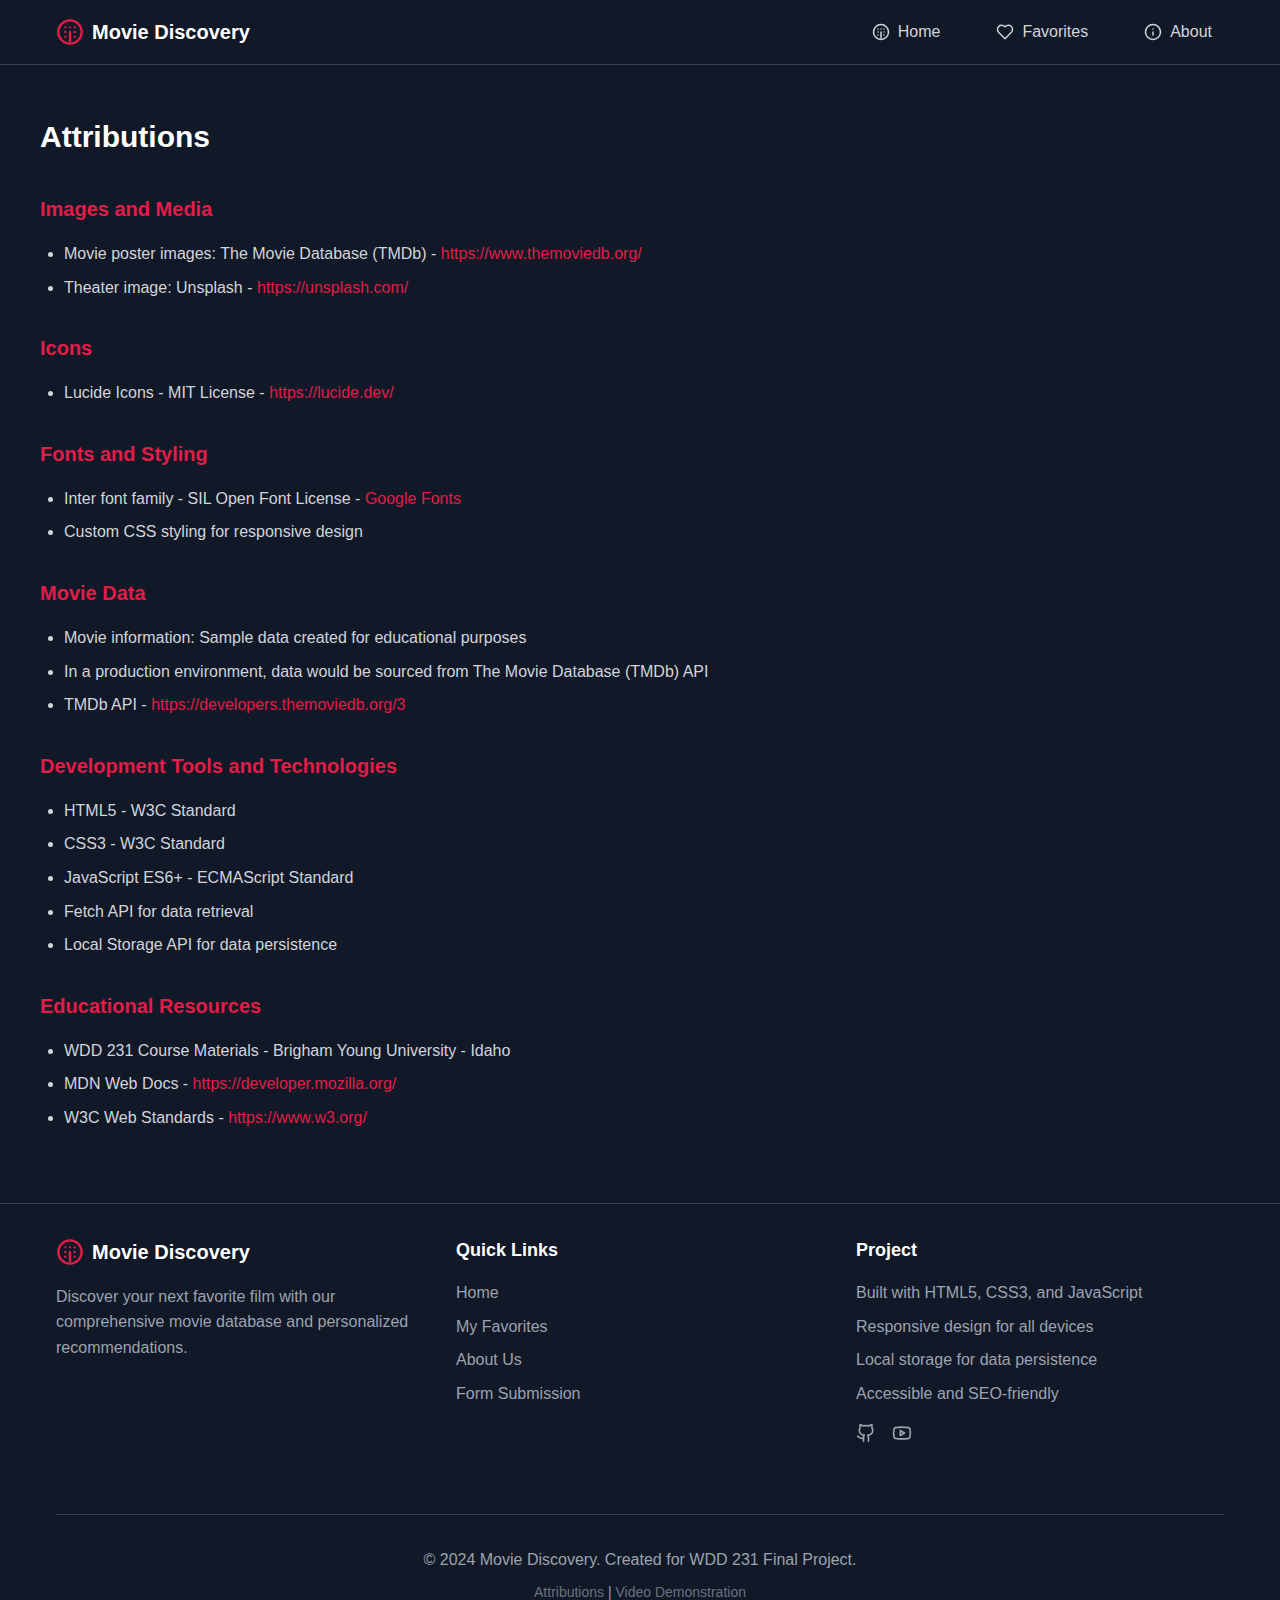
<file: finalproject/attributions.html>
<!DOCTYPE html>
<html lang="en">
<head>
  <meta charset="UTF-8">
  <meta name="viewport" content="width=device-width, initial-scale=1.0">
  <meta name="author" content="Yerlin A. Rodriguez">
  <meta name="description" content="Attributions and credits for Movie Discovery website resources and technologies used.">
  
  <!-- Open Graph / Facebook -->
  <meta property="og:type" content="website">
  <meta property="og:url" content="https://yourdomain.com/attributions.html">
  <meta property="og:title" content="Attributions - Movie Discovery">
  <meta property="og:description" content="Credits and attributions for resources used in Movie Discovery.">
  <meta property="og:image" content="https://yourdomain.com/images/og-image.jpg">

  <!-- Twitter -->
  <meta property="twitter:card" content="summary_large_image">
  <meta property="twitter:url" content="https://yourdomain.com/attributions.html">
  <meta property="twitter:title" content="Attributions - Movie Discovery">
  <meta property="twitter:description" content="Credits and attributions for resources used in Movie Discovery.">
  <meta property="twitter:image" content="https://yourdomain.com/images/og-image.jpg">
  
  <title>Attributions - Movie Discovery</title>
  <link rel="icon" href="favicon.ico" type="image/x-icon">
  <link rel="stylesheet" href="styles/styles.css">
</head>
<body>
  <!-- Navigation -->
  <nav class="navbar">
    <div class="container">
      <div class="navbar-content">
        <a href="index.html" class="navbar-logo">
          <svg xmlns="http://www.w3.org/2000/svg" width="28" height="28" viewBox="0 0 24 24" fill="none" stroke="#e11d48" stroke-width="2" stroke-linecap="round" stroke-linejoin="round" class="logo-icon">
            <path d="M12 2a10 10 0 0 1 10 10 10 10 0 0 1-10 10A10 10 0 0 1 2 12 10 10 0 0 1 12 2Z"></path>
            <path d="M12 12v8"></path>
            <path d="M8 8v.01"></path>
            <path d="M12 8v.01"></path>
            <path d="M16 8v.01"></path>
            <path d="M8 12v.01"></path>
            <path d="M16 12v.01"></path>
            <path d="M8 16v.01"></path>
            <path d="M16 16v.01"></path>
          </svg>
          <span>Movie Discovery</span>
        </a>

        <!-- Desktop Navigation -->
        <div class="navbar-links desktop-nav">
          <a href="index.html" class="nav-link">
            <svg xmlns="http://www.w3.org/2000/svg" width="18" height="18" viewBox="0 0 24 24" fill="none" stroke="currentColor" stroke-width="2" stroke-linecap="round" stroke-linejoin="round">
              <path d="M12 2a10 10 0 0 1 10 10 10 10 0 0 1-10 10A10 10 0 0 1 2 12 10 10 0 0 1 12 2Z"></path>
              <path d="M12 12v8"></path>
              <path d="M8 8v.01"></path>
              <path d="M12 8v.01"></path>
              <path d="M16 8v.01"></path>
              <path d="M8 12v.01"></path>
              <path d="M16 12v.01"></path>
              <path d="M8 16v.01"></path>
              <path d="M16 16v.01"></path>
            </svg>
            <span>Home</span>
          </a>
          <a href="favorites.html" class="nav-link">
            <svg xmlns="http://www.w3.org/2000/svg" width="18" height="18" viewBox="0 0 24 24" fill="none" stroke="currentColor" stroke-width="2" stroke-linecap="round" stroke-linejoin="round">
              <path d="M19 14c1.49-1.46 3-3.21 3-5.5A5.5 5.5 0 0 0 16.5 3c-1.76 0-3 .5-4.5 2-1.5-1.5-2.74-2-4.5-2A5.5 5.5 0 0 0 2 8.5c0 2.3 1.5 4.05 3 5.5l7 7Z"></path>
            </svg>
            <span>Favorites</span>
          </a>
          <a href="about.html" class="nav-link">
            <svg xmlns="http://www.w3.org/2000/svg" width="18" height="18" viewBox="0 0 24 24" fill="none" stroke="currentColor" stroke-width="2" stroke-linecap="round" stroke-linejoin="round">
              <circle cx="12" cy="12" r="10"></circle>
              <path d="M12 16v-4"></path>
              <path d="M12 8h.01"></path>
            </svg>
            <span>About</span>
          </a>
        </div>

        <!-- Mobile menu button -->
        <button id="mobile-menu-btn" class="mobile-menu-btn">
          <svg xmlns="http://www.w3.org/2000/svg" width="24" height="24" viewBox="0 0 24 24" fill="none" stroke="currentColor" stroke-width="2" stroke-linecap="round" stroke-linejoin="round">
            <line x1="4" x2="20" y1="12" y2="12"></line>
            <line x1="4" x2="20" y1="6" y2="6"></line>
            <line x1="4" x2="20" y1="18" y2="18"></line>
          </svg>
        </button>
      </div>

      <!-- Mobile Navigation -->
      <div id="mobile-menu" class="mobile-menu">
        <a href="index.html" class="nav-link">
          <svg xmlns="http://www.w3.org/2000/svg" width="18" height="18" viewBox="0 0 24 24" fill="none" stroke="currentColor" stroke-width="2" stroke-linecap="round" stroke-linejoin="round">
            <path d="M12 2a10 10 0 0 1 10 10 10 10 0 0 1-10 10A10 10 0 0 1 2 12 10 10 0 0 1 12 2Z"></path>
            <path d="M12 12v8"></path>
            <path d="M8 8v.01"></path>
            <path d="M12 8v.01"></path>
            <path d="M16 8v.01"></path>
            <path d="M8 12v.01"></path>
            <path d="M16 12v.01"></path>
            <path d="M8 16v.01"></path>
            <path d="M16 16v.01"></path>
          </svg>
          <span>Home</span>
        </a>
        <a href="favorites.html" class="nav-link">
          <svg xmlns="http://www.w3.org/2000/svg" width="18" height="18" viewBox="0 0 24 24" fill="none" stroke="currentColor" stroke-width="2" stroke-linecap="round" stroke-linejoin="round">
            <path d="M19 14c1.49-1.46 3-3.21 3-5.5A5.5 5.5 0 0 0 16.5 3c-1.76 0-3 .5-4.5 2-1.5-1.5-2.74-2-4.5-2A5.5 5.5 0 0 0 2 8.5c0 2.3 1.5 4.05 3 5.5l7 7Z"></path>
          </svg>
          <span>Favorites</span>
        </a>
        <a href="about.html" class="nav-link">
          <svg xmlns="http://www.w3.org/2000/svg" width="18" height="18" viewBox="0 0 24 24" fill="none" stroke="currentColor" stroke-width="2" stroke-linecap="round" stroke-linejoin="round">
            <circle cx="12" cy="12" r="10"></circle>
            <path d="M12 16v-4"></path>
            <path d="M12 8h.01"></path>
          </svg>
          <span>About</span>
        </a>
      </div>
    </div>
  </nav>

  <main>
    <div class="container attributions-page">
      <h1>Attributions</h1>

      <div class="attributions-content">
        <h2>Images and Media</h2>
        <ul>
          <li>Movie poster images: The Movie Database (TMDb) - <a href="https://www.themoviedb.org/" target="_blank" rel="noopener noreferrer">https://www.themoviedb.org/</a></li>
          <li>Theater image: Unsplash - <a href="https://unsplash.com/" target="_blank" rel="noopener noreferrer">https://unsplash.com/</a></li>
        </ul>

        <h2>Icons</h2>
        <ul>
          <li>Lucide Icons - MIT License - <a href="https://lucide.dev/" target="_blank" rel="noopener noreferrer">https://lucide.dev/</a></li>
        </ul>

        <h2>Fonts and Styling</h2>
        <ul>
          <li>Inter font family - SIL Open Font License - <a href="https://fonts.google.com/specimen/Inter" target="_blank" rel="noopener noreferrer">Google Fonts</a></li>
          <li>Custom CSS styling for responsive design</li>
        </ul>

        <h2>Movie Data</h2>
        <ul>
          <li>Movie information: Sample data created for educational purposes</li>
          <li>In a production environment, data would be sourced from The Movie Database (TMDb) API</li>
          <li>TMDb API - <a href="https://developers.themoviedb.org/3" target="_blank" rel="noopener noreferrer">https://developers.themoviedb.org/3</a></li>
        </ul>

        <h2>Development Tools and Technologies</h2>
        <ul>
          <li>HTML5 - W3C Standard</li>
          <li>CSS3 - W3C Standard</li>
          <li>JavaScript ES6+ - ECMAScript Standard</li>
          <li>Fetch API for data retrieval</li>
          <li>Local Storage API for data persistence</li>
        </ul>

        <h2>Educational Resources</h2>
        <ul>
          <li>WDD 231 Course Materials - Brigham Young University - Idaho</li>
          <li>MDN Web Docs - <a href="https://developer.mozilla.org/" target="_blank" rel="noopener noreferrer">https://developer.mozilla.org/</a></li>
          <li>W3C Web Standards - <a href="https://www.w3.org/" target="_blank" rel="noopener noreferrer">https://www.w3.org/</a></li>
        </ul>
      </div>
    </div>
  </main>

  <!-- Footer -->
  <footer class="footer">
    <div class="container">
      <div class="footer-content">
        <!-- Brand -->
        <div class="footer-brand">
          <div class="footer-logo">
            <svg xmlns="http://www.w3.org/2000/svg" width="28" height="28" viewBox="0 0 24 24" fill="none" stroke="#e11d48" stroke-width="2" stroke-linecap="round" stroke-linejoin="round">
              <path d="M12 2a10 10 0 0 1 10 10 10 10 0 0 1-10 10A10 10 0 0 1 2 12 10 10 0 0 1 12 2Z"></path>
              <path d="M12 12v8"></path>
              <path d="M8 8v.01"></path>
              <path d="M12 8v.01"></path>
              <path d="M16 8v.01"></path>
              <path d="M8 12v.01"></path>
              <path d="M16 12v.01"></path>
              <path d="M8 16v.01"></path>
              <path d="M16 16v.01"></path>
            </svg>
            <span>Movie Discovery</span>
          </div>
          <p>Discover your next favorite film with our comprehensive movie database and personalized recommendations.</p>
        </div>

        <!-- Quick Links -->
        <div class="footer-links">
          <h3>Quick Links</h3>
          <ul>
            <li><a href="index.html">Home</a></li>
            <li><a href="favorites.html">My Favorites</a></li>
            <li><a href="about.html">About Us</a></li>
            <li><a href="form-action.html">Form Submission</a></li>
          </ul>
        </div>

        <!-- Project Info -->
        <div class="footer-project">
          <h3>Project</h3>
          <ul>
            <li>Built with HTML5, CSS3, and JavaScript</li>
            <li>Responsive design for all devices</li>
            <li>Local storage for data persistence</li>
            <li>Accessible and SEO-friendly</li>
          </ul>

          <div class="social-links">
            <a href="https://github.com" target="_blank" rel="noopener noreferrer" aria-label="GitHub Repository">
              <svg xmlns="http://www.w3.org/2000/svg" width="20" height="20" viewBox="0 0 24 24" fill="none" stroke="currentColor" stroke-width="2" stroke-linecap="round" stroke-linejoin="round">
                <path d="M15 22v-4a4.8 4.8 0 0 0-1-3.5c3 0 6-2 6-5.5.08-1.25-.27-2.48-1-3.5.28-1.15.28-2.35 0-3.5 0 0-1 0-3 1.5-2.64-.5-5.36-.5-8 0C6 2 5 2 5 2c-.3 1.15-.3 2.35 0 3.5A5.403 5.403 0 0 0 4 9c0 3.5 3 5.5 6 5.5-.39.49-.68 1.05-.85 1.65-.17.6-.22 1.23-.15 1.85v4"></path>
                <path d="M9 18c-4.51 2-5-2-7-2"></path>
              </svg>
            </a>
            <a href="https://youtube.com" target="_blank" rel="noopener noreferrer" aria-label="Video Demonstration">
              <svg xmlns="http://www.w3.org/2000/svg" width="20" height="20" viewBox="0 0 24 24" fill="none" stroke="currentColor" stroke-width="2" stroke-linecap="round" stroke-linejoin="round">
                <path d="M2.5 17a24.12 24.12 0 0 1 0-10 2 2 0 0 1 1.4-1.4 49.56 49.56 0 0 1 16.2 0A2 2 0 0 1 21.5 7a24.12 24.12 0 0 1 0 10 2 2 0 0 1-1.4 1.4 49.55 49.55 0 0 1-16.2 0A2 2 0 0 1 2.5 17"></path>
                <path d="m10 15 5-3-5-3z"></path>
              </svg>
            </a>
          </div>
        </div>
      </div>

      <div class="footer-bottom">
        <p>&copy; 2024 Movie Discovery. Created for WDD 231 Final Project.</p>
        <p class="footer-links-small">
          <a href="attributions.html">Attributions</a>
          |
          <a href="https://youtube.com" target="_blank" rel="noopener noreferrer">Video Demonstration</a>
        </p>
      </div>
    </div>
  </footer>

  <script type="module" src="scripts/utils.js"></script>
</body>
</html>
</file>
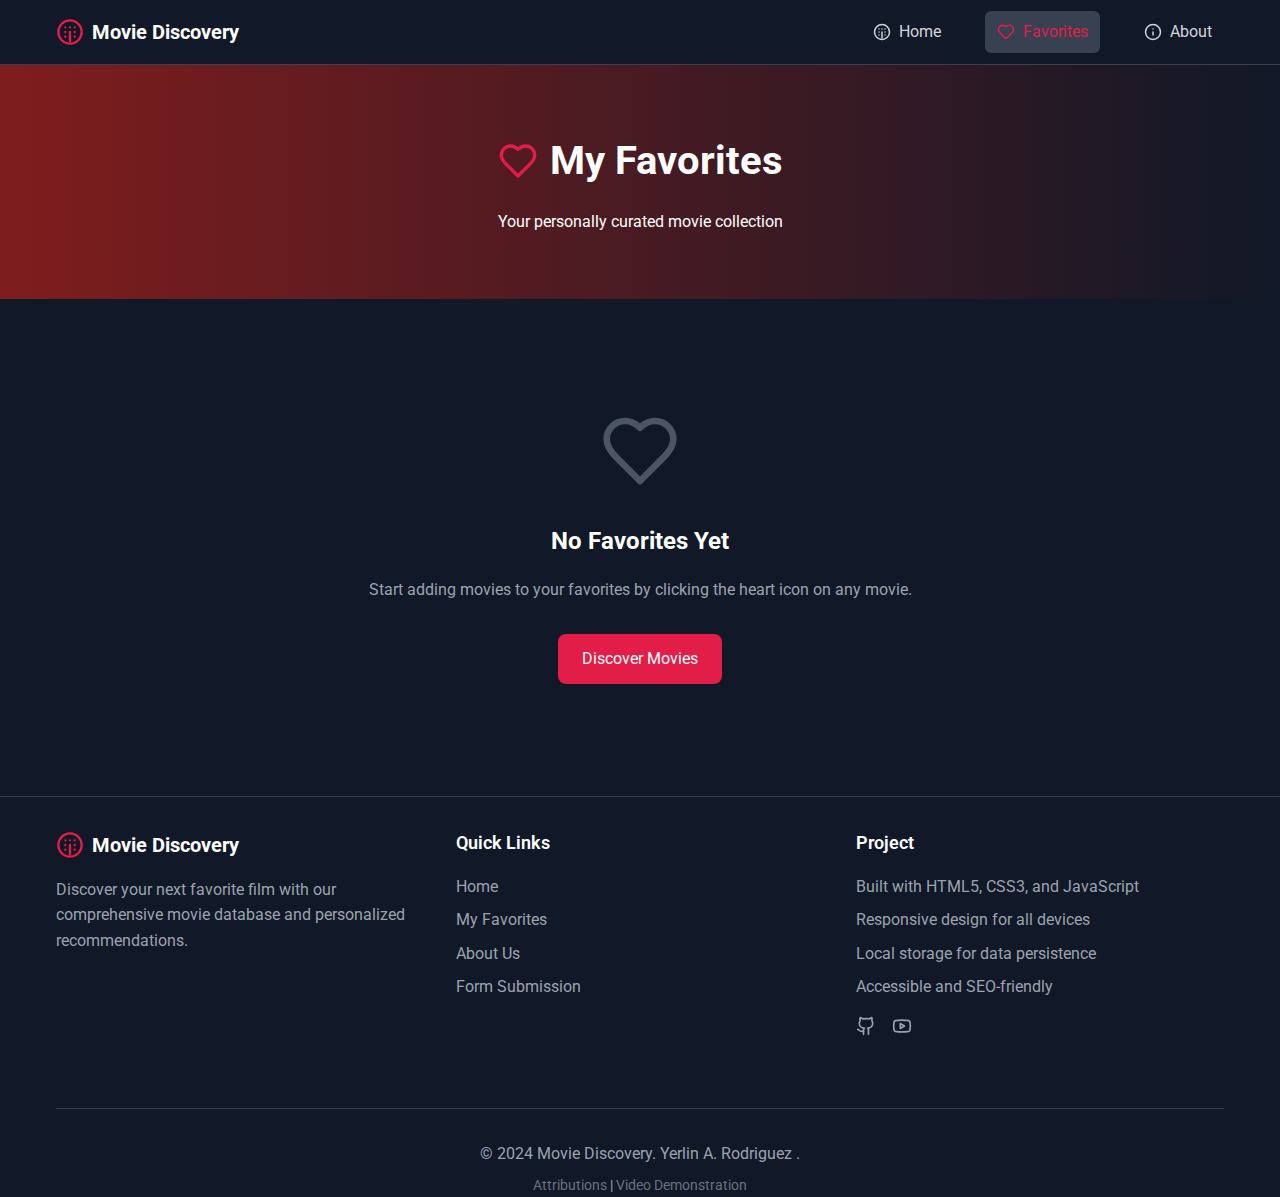
<file: finalproject/favorites.html>
<!DOCTYPE html>
<html lang="en">
<head>
  <meta charset="UTF-8">
  <meta name="viewport" content="width=device-width, initial-scale=1.0">
  <meta name="author" content="Yerlin A. Rodriguez">
  <meta name="description" content="View and manage your favorite movies collection. Keep track of films you love and want to watch again.">
  
  <!-- Social Media Meta Tags -->
    <meta property="og:title" content="Favorite Movies - Movie Discovery">
    <meta property="og:description" content="View and manage your favorite movies collection. Keep track of films you love and want to watch again.">
    <meta property="og:image" content="https://alexcaba151.github.io/wdd231/finalproject/images/favicon-16x16.png">
    <meta property="og:url" content="https://alexcaba151.github.io/wdd231/finalproject/favorites.html">
  
  <title>My Favorites - Movie Discovery</title>
  <link rel="icon" href="images/favicon-16x16.png" type="image/png">
  <link rel="stylesheet" href="styles/styles.css">
  <link rel="preconnect" href="https://fonts.googleapis.com">
<link rel="preconnect" href="https://fonts.gstatic.com" crossorigin>
<link href="https://fonts.googleapis.com/css2?family=Open+Sans:ital,wght@0,300..800;1,300..800&family=Roboto:ital,wght@0,100..900;1,100..900&display=swap" rel="stylesheet">
</head>
<body>
  
  <!-- Header containing Navigation -->
  <header>
    <nav class="navbar">
      <div class="container">
        <div class="navbar-content">
          <a href="index.html" class="navbar-logo">
            <svg xmlns="http://www.w3.org/2000/svg" width="28" height="28" viewBox="0 0 24 24" fill="none" stroke="#e11d48" stroke-width="2" stroke-linecap="round" stroke-linejoin="round" class="logo-icon">
              <path d="M12 2a10 10 0 0 1 10 10 10 10 0 0 1-10 10A10 10 0 0 1 2 12 10 10 0 0 1 12 2Z"></path>
              <path d="M12 12v8"></path>
              <path d="M8 8v.01"></path>
              <path d="M12 8v.01"></path>
              <path d="M16 8v.01"></path>
              <path d="M8 12v.01"></path>
              <path d="M16 12v.01"></path>
              <path d="M8 16v.01"></path>
              <path d="M16 16v.01"></path>
            </svg>
            <span>Movie Discovery</span>
          </a>

          <!-- Desktop Navigation -->
          <div class="navbar-links desktop-nav">
            <a href="index.html" class="nav-link">
              <svg xmlns="http://www.w3.org/2000/svg" width="18" height="18" viewBox="0 0 24 24" fill="none" stroke="currentColor" stroke-width="2" stroke-linecap="round" stroke-linejoin="round">
                <path d="M12 2a10 10 0 0 1 10 10 10 10 0 0 1-10 10A10 10 0 0 1 2 12 10 10 0 0 1 12 2Z"></path>
                <path d="M12 12v8"></path>
                <path d="M8 8v.01"></path>
                <path d="M12 8v.01"></path>
                <path d="M16 8v.01"></path>
                <path d="M8 12v.01"></path>
                <path d="M16 12v.01"></path>
                <path d="M8 16v.01"></path>
                <path d="M16 16v.01"></path>
              </svg>
              <span>Home</span>
            </a>
            <a href="favorites.html" class="nav-link active">
              <svg xmlns="http://www.w3.org/2000/svg" width="18" height="18" viewBox="0 0 24 24" fill="none" stroke="currentColor" stroke-width="2" stroke-linecap="round" stroke-linejoin="round">
                <path d="M19 14c1.49-1.46 3-3.21 3-5.5A5.5 5.5 0 0 0 16.5 3c-1.76 0-3 .5-4.5 2-1.5-1.5-2.74-2-4.5-2A5.5 5.5 0 0 0 2 8.5c0 2.3 1.5 4.05 3 5.5l7 7Z"></path>
              </svg>
              <span>Favorites</span>
            </a>
            <a href="about.html" class="nav-link">
              <svg xmlns="http://www.w3.org/2000/svg" width="18" height="18" viewBox="0 0 24 24" fill="none" stroke="currentColor" stroke-width="2" stroke-linecap="round" stroke-linejoin="round">
                <circle cx="12" cy="12" r="10"></circle>
                <path d="M12 16v-4"></path>
                <path d="M12 8h.01"></path>
              </svg>
              <span>About</span>
            </a>
          </div>

          <!-- Mobile menu button -->
          <button id="mobile-menu-btn" class="mobile-menu-btn">
            <svg xmlns="http://www.w3.org/2000/svg" width="24" height="24" viewBox="0 0 24 24" fill="none" stroke="currentColor" stroke-width="2" stroke-linecap="round" stroke-linejoin="round">
              <line x1="4" x2="20" y1="12" y2="12"></line>
              <line x1="4" x2="20" y1="6" y2="6"></line>
              <line x1="4" x2="20" y1="18" y2="18"></line>
            </svg>
          </button>
        </div>

        <!-- Mobile Navigation -->
        <div id="mobile-menu" class="mobile-menu">
          <a href="index.html" class="nav-link">
            <svg xmlns="http://www.w3.org/2000/svg" width="18" height="18" viewBox="0 0 24 24" fill="none" stroke="currentColor" stroke-width="2" stroke-linecap="round" stroke-linejoin="round">
              <path d="M12 2a10 10 0 0 1 10 10 10 10 0 0 1-10 10A10 10 0 0 1 2 12 10 10 0 0 1 12 2Z"></path>
              <path d="M12 12v8"></path>
              <path d="M8 8v.01"></path>
              <path d="M12 8v.01"></path>
              <path d="M16 8v.01"></path>
              <path d="M8 12v.01"></path>
              <path d="M16 12v.01"></path>
              <path d="M8 16v.01"></path>
              <path d="M16 16v.01"></path>
            </svg>
            <span>Home</span>
          </a>
          <a href="favorites.html" class="nav-link active">
            <svg xmlns="http://www.w3.org/2000/svg" width="18" height="18" viewBox="0 0 24 24" fill="none" stroke="currentColor" stroke-width="2" stroke-linecap="round" stroke-linejoin="round">
              <path d="M19 14c1.49-1.46 3-3.21 3-5.5A5.5 5.5 0 0 0 16.5 3c-1.76 0-3 .5-4.5 2-1.5-1.5-2.74-2-4.5-2A5.5 5.5 0 0 0 2 8.5c0 2.3 1.5 4.05 3 5.5l7 7Z"></path>
            </svg>
            <span>Favorites</span>
          </a>
          <a href="about.html" class="nav-link">
            <svg xmlns="http://www.w3.org/2000/svg" width="18" height="18" viewBox="0 0 24 24" fill="none" stroke="currentColor" stroke-width="2" stroke-linecap="round" stroke-linejoin="round">
              <circle cx="12" cy="12" r="10"></circle>
              <path d="M12 16v-4"></path>
              <path d="M12 8h.01"></path>
            </svg>
            <span>About</span>
          </a>
        </div>
      </div>
    </nav>
  </header>

  <main>
    <!-- Header -->
    <section class="favorites-header">
      <div class="container text-center">
        <div class="favorites-title">
          <svg xmlns="http://www.w3.org/2000/svg" width="40" height="40" viewBox="0 0 24 24" fill="none" stroke="#e11d48" stroke-width="2" stroke-linecap="round" stroke-linejoin="round">
            <path d="M19 14c1.49-1.46 3-3.21 3-5.5A5.5 5.5 0 0 0 16.5 3c-1.76 0-3 .5-4.5 2-1.5-1.5-2.74-2-4.5-2A5.5 5.5 0 0 0 2 8.5c0 2.3 1.5 4.05 3 5.5l7 7Z"></path>
          </svg>
          <h1>My Favorites</h1>
        </div>
        <p>Your personally curated movie collection</p>
      </div>
    </section>

    <!-- Favorites Content -->
    <section class="container favorites-section">
      <div id="favorites-content">
        <!-- Content will be dynamically inserted here -->
        <div class="loading-spinner" id="loading-spinner">
          <div class="spinner"></div>
          <p>Loading favorites...</p>
        </div>
      </div>
    </section>
  </main>

  <footer class="footer">
    <div class="container">
      <div class="footer-content">
        <!-- Brand -->
        <div class="footer-brand">
          <div class="footer-logo">
            <svg xmlns="http://www.w3.org/2000/svg" width="28" height="28" viewBox="0 0 24 24" fill="none" stroke="#e11d48" stroke-width="2" stroke-linecap="round" stroke-linejoin="round">
              <path d="M12 2a10 10 0 0 1 10 10 10 10 0 0 1-10 10A10 10 0 0 1 2 12 10 10 0 0 1 12 2Z"></path>
              <path d="M12 12v8"></path>
              <path d="M8 8v.01"></path>
              <path d="M12 8v.01"></path>
              <path d="M16 8v.01"></path>
              <path d="M8 12v.01"></path>
              <path d="M16 12v.01"></path>
              <path d="M8 16v.01"></path>
              <path d="M16 16v.01"></path>
            </svg>
            <span>Movie Discovery</span>
          </div>
          <p>Discover your next favorite film with our comprehensive movie database and personalized recommendations.</p>
        </div>

        <!-- Quick Links -->
        <div class="footer-links">
          <h3>Quick Links</h3>
          <ul>
            <li><a href="index.html">Home</a></li>
            <li><a href="favorites.html">My Favorites</a></li>
            <li><a href="about.html">About Us</a></li>
            <li><a href="form-action.html">Form Submission</a></li>
          </ul>
        </div>

        <!-- Project Info -->
        <div class="footer-project">
          <h3>Project</h3>
          <ul>
            <li>Built with HTML5, CSS3, and JavaScript</li>
            <li>Responsive design for all devices</li>
            <li>Local storage for data persistence</li>
            <li>Accessible and SEO-friendly</li>
          </ul>

          <div class="social-links">
            <a href="https://github.com" target="_blank" rel="noopener noreferrer" aria-label="GitHub Repository">
              <svg xmlns="http://www.w3.org/2000/svg" width="20" height="20" viewBox="0 0 24 24" fill="none" stroke="currentColor" stroke-width="2" stroke-linecap="round" stroke-linejoin="round">
                <path d="M15 22v-4a4.8 4.8 0 0 0-1-3.5c3 0 6-2 6-5.5.08-1.25-.27-2.48-1-3.5.28-1.15.28-2.35 0-3.5 0 0-1 0-3 1.5-2.64-.5-5.36-.5-8 0C6 2 5 2 5 2c-.3 1.15-.3 2.35 0 3.5A5.403 5.403 0 0 0 4 9c0 3.5 3 5.5 6 5.5-.39.49-.68 1.05-.85 1.65-.17.6-.22 1.23-.15 1.85v4"></path>
                <path d="M9 18c-4.51 2-5-2-7-2"></path>
              </svg>
            </a>
            <a href="https://youtube.com" target="_blank" rel="noopener noreferrer" aria-label="Video Demonstration">
              <svg xmlns="http://www.w3.org/2000/svg" width="20" height="20" viewBox="0 0 24 24" fill="none" stroke="currentColor" stroke-width="2" stroke-linecap="round" stroke-linejoin="round">
                <path d="M2.5 17a24.12 24.12 0 0 1 0-10 2 2 0 0 1 1.4-1.4 49.56 49.56 0 0 1 16.2 0A2 2 0 0 1 21.5 7a24.12 24.12 0 0 1 0 10 2 2 0 0 1-1.4 1.4 49.55 49.55 0 0 1-16.2 0A2 2 0 0 1 2.5 17"></path>
                <path d="m10 15 5-3-5-3z"></path>
              </svg>
            </a>
          </div>
        </div>
      </div>

      <div class="footer-bottom">
        <p>&copy; 2024 Movie Discovery. Yerlin A. Rodriguez .</p>
        <p class="footer-links-small">
          <a href="attributions.html">Attributions</a>
          |
          <a href="https://www.loom.com/share/2d814881ee3b47e2b35d1a8d58e18b0e?sid=899393d1-d652-4fc5-a103-9b9dc3f30848" target="_blank" rel="noopener noreferrer">Video Demonstration</a>
        </p>
      </div>
    </div>
  </footer>

  <script type="module" src="scripts/favorite.js"></script>
</body>
</html>
</file>
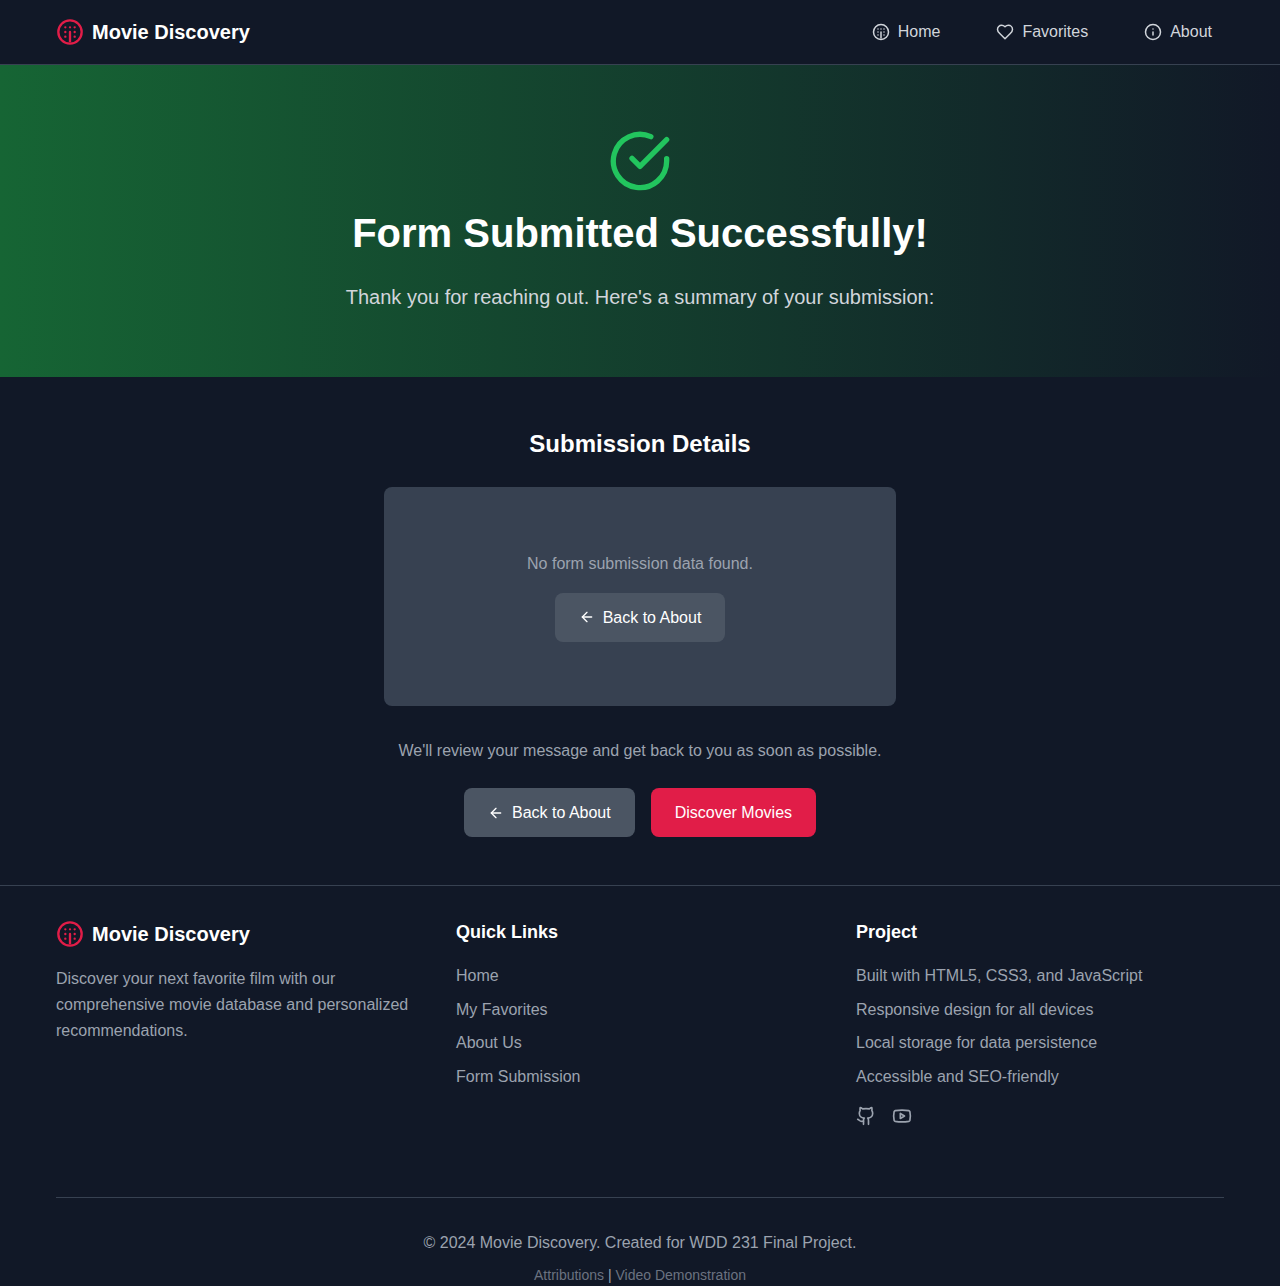
<file: finalproject/form-action.html>
<!DOCTYPE html>
<html lang="en">
<head>
  <meta charset="UTF-8">
  <meta name="viewport" content="width=device-width, initial-scale=1.0">
  <meta name="author" content="Your Name">
  <meta name="description" content="Thank you for your form submission. View your submitted information here.">
  
  <!-- Open Graph / Facebook -->
  <meta property="og:type" content="website">
  <meta property="og:url" content="https://yourdomain.com/form-action.html">
  <meta property="og:title" content="Form Submitted - Movie Discovery">
  <meta property="og:description" content="Thank you for your form submission.">
  <meta property="og:image" content="https://yourdomain.com/images/og-image.jpg">

  <!-- Twitter -->
  <meta property="twitter:card" content="summary_large_image">
  <meta property="twitter:url" content="https://yourdomain.com/form-action.html">
  <meta property="twitter:title" content="Form Submitted - Movie Discovery">
  <meta property="twitter:description" content="Thank you for your form submission.">
  <meta property="twitter:image" content="https://yourdomain.com/images/og-image.jpg">
  
  <title>Form Submitted - Movie Discovery</title>
  <link rel="icon" href="favicon.ico" type="image/x-icon">
  <link rel="stylesheet" href="styles/styles.css">
</head>
<body>
  <!-- Navigation -->
  <nav class="navbar">
    <div class="container">
      <div class="navbar-content">
        <a href="index.html" class="navbar-logo">
          <svg xmlns="http://www.w3.org/2000/svg" width="28" height="28" viewBox="0 0 24 24" fill="none" stroke="#e11d48" stroke-width="2" stroke-linecap="round" stroke-linejoin="round" class="logo-icon">
            <path d="M12 2a10 10 0 0 1 10 10 10 10 0 0 1-10 10A10 10 0 0 1 2 12 10 10 0 0 1 12 2Z"></path>
            <path d="M12 12v8"></path>
            <path d="M8 8v.01"></path>
            <path d="M12 8v.01"></path>
            <path d="M16 8v.01"></path>
            <path d="M8 12v.01"></path>
            <path d="M16 12v.01"></path>
            <path d="M8 16v.01"></path>
            <path d="M16 16v.01"></path>
          </svg>
          <span>Movie Discovery</span>
        </a>

        <!-- Desktop Navigation -->
        <div class="navbar-links desktop-nav">
          <a href="index.html" class="nav-link">
            <svg xmlns="http://www.w3.org/2000/svg" width="18" height="18" viewBox="0 0 24 24" fill="none" stroke="currentColor" stroke-width="2" stroke-linecap="round" stroke-linejoin="round">
              <path d="M12 2a10 10 0 0 1 10 10 10 10 0 0 1-10 10A10 10 0 0 1 2 12 10 10 0 0 1 12 2Z"></path>
              <path d="M12 12v8"></path>
              <path d="M8 8v.01"></path>
              <path d="M12 8v.01"></path>
              <path d="M16 8v.01"></path>
              <path d="M8 12v.01"></path>
              <path d="M16 12v.01"></path>
              <path d="M8 16v.01"></path>
              <path d="M16 16v.01"></path>
            </svg>
            <span>Home</span>
          </a>
          <a href="favorites.html" class="nav-link">
            <svg xmlns="http://www.w3.org/2000/svg" width="18" height="18" viewBox="0 0 24 24" fill="none" stroke="currentColor" stroke-width="2" stroke-linecap="round" stroke-linejoin="round">
              <path d="M19 14c1.49-1.46 3-3.21 3-5.5A5.5 5.5 0 0 0 16.5 3c-1.76 0-3 .5-4.5 2-1.5-1.5-2.74-2-4.5-2A5.5 5.5 0 0 0 2 8.5c0 2.3 1.5 4.05 3 5.5l7 7Z"></path>
            </svg>
            <span>Favorites</span>
          </a>
          <a href="about.html" class="nav-link">
            <svg xmlns="http://www.w3.org/2000/svg" width="18" height="18" viewBox="0 0 24 24" fill="none" stroke="currentColor" stroke-width="2" stroke-linecap="round" stroke-linejoin="round">
              <circle cx="12" cy="12" r="10"></circle>
              <path d="M12 16v-4"></path>
              <path d="M12 8h.01"></path>
            </svg>
            <span>About</span>
          </a>
        </div>

        <!-- Mobile menu button -->
        <button id="mobile-menu-btn" class="mobile-menu-btn">
          <svg xmlns="http://www.w3.org/2000/svg" width="24" height="24" viewBox="0 0 24 24" fill="none" stroke="currentColor" stroke-width="2" stroke-linecap="round" stroke-linejoin="round">
            <line x1="4" x2="20" y1="12" y2="12"></line>
            <line x1="4" x2="20" y1="6" y2="6"></line>
            <line x1="4" x2="20" y1="18" y2="18"></line>
          </svg>
        </button>
      </div>

      <!-- Mobile Navigation -->
      <div id="mobile-menu" class="mobile-menu">
        <a href="index.html" class="nav-link">
          <svg xmlns="http://www.w3.org/2000/svg" width="18" height="18" viewBox="0 0 24 24" fill="none" stroke="currentColor" stroke-width="2" stroke-linecap="round" stroke-linejoin="round">
            <path d="M12 2a10 10 0 0 1 10 10 10 10 0 0 1-10 10A10 10 0 0 1 2 12 10 10 0 0 1 12 2Z"></path>
            <path d="M12 12v8"></path>
            <path d="M8 8v.01"></path>
            <path d="M12 8v.01"></path>
            <path d="M16 8v.01"></path>
            <path d="M8 12v.01"></path>
            <path d="M16 12v.01"></path>
            <path d="M8 16v.01"></path>
            <path d="M16 16v.01"></path>
          </svg>
          <span>Home</span>
        </a>
        <a href="favorites.html" class="nav-link">
          <svg xmlns="http://www.w3.org/2000/svg" width="18" height="18" viewBox="0 0 24 24" fill="none" stroke="currentColor" stroke-width="2" stroke-linecap="round" stroke-linejoin="round">
            <path d="M19 14c1.49-1.46 3-3.21 3-5.5A5.5 5.5 0 0 0 16.5 3c-1.76 0-3 .5-4.5 2-1.5-1.5-2.74-2-4.5-2A5.5 5.5 0 0 0 2 8.5c0 2.3 1.5 4.05 3 5.5l7 7Z"></path>
          </svg>
          <span>Favorites</span>
        </a>
        <a href="about.html" class="nav-link">
          <svg xmlns="http://www.w3.org/2000/svg" width="18" height="18" viewBox="0 0 24 24" fill="none" stroke="currentColor" stroke-width="2" stroke-linecap="round" stroke-linejoin="round">
            <circle cx="12" cy="12" r="10"></circle>
            <path d="M12 16v-4"></path>
            <path d="M12 8h.01"></path>
          </svg>
          <span>About</span>
        </a>
      </div>
    </div>
  </nav>

  <main>
    <!-- Header -->
    <section class="form-action-header">
      <div class="container text-center">
        <svg xmlns="http://www.w3.org/2000/svg" width="64" height="64" viewBox="0 0 24 24" fill="none" stroke="#22c55e" stroke-width="2" stroke-linecap="round" stroke-linejoin="round">
          <path d="M22 11.08V12a10 10 0 1 1-5.93-9.14"></path>
          <polyline points="22 4 12 14.01 9 11.01"></polyline>
        </svg>
        <h1>Form Submitted Successfully!</h1>
        <p>Thank you for reaching out. Here's a summary of your submission:</p>
      </div>
    </section>

    <!-- Form Data Display -->
    <section class="container form-action-section">
      <div class="form-data-container">
        <h2>Submission Details</h2>

        <div id="form-data" class="form-data">
          <!-- Form data will be dynamically inserted here -->
          <div class="loading-spinner" id="loading-spinner">
            <div class="spinner"></div>
            <p>Loading submission data...</p>
          </div>
        </div>

        <div class="text-center form-action-footer">
          <p>We'll review your message and get back to you as soon as possible.</p>

          <div class="action-buttons">
            <a href="about.html" class="back-btn">
              <svg xmlns="http://www.w3.org/2000/svg" width="16" height="16" viewBox="0 0 24 24" fill="none" stroke="currentColor" stroke-width="2" stroke-linecap="round" stroke-linejoin="round">
                <path d="m12 19-7-7 7-7"></path>
                <path d="M19 12H5"></path>
              </svg>
              Back to About
            </a>

            <a href="index.html" class="discover-btn">Discover Movies</a>
          </div>
        </div>
      </div>
    </section>
  </main>

  <!-- Footer -->
  <footer class="footer">
    <div class="container">
      <div class="footer-content">
        <!-- Brand -->
        <div class="footer-brand">
          <div class="footer-logo">
            <svg xmlns="http://www.w3.org/2000/svg" width="28" height="28" viewBox="0 0 24 24" fill="none" stroke="#e11d48" stroke-width="2" stroke-linecap="round" stroke-linejoin="round">
              <path d="M12 2a10 10 0 0 1 10 10 10 10 0 0 1-10 10A10 10 0 0 1 2 12 10 10 0 0 1 12 2Z"></path>
              <path d="M12 12v8"></path>
              <path d="M8 8v.01"></path>
              <path d="M12 8v.01"></path>
              <path d="M16 8v.01"></path>
              <path d="M8 12v.01"></path>
              <path d="M16 12v.01"></path>
              <path d="M8 16v.01"></path>
              <path d="M16 16v.01"></path>
            </svg>
            <span>Movie Discovery</span>
          </div>
          <p>Discover your next favorite film with our comprehensive movie database and personalized recommendations.</p>
        </div>

        <!-- Quick Links -->
        <div class="footer-links">
          <h3>Quick Links</h3>
          <ul>
            <li><a href="index.html">Home</a></li>
            <li><a href="favorites.html">My Favorites</a></li>
            <li><a href="about.html">About Us</a></li>
            <li><a href="form-action.html">Form Submission</a></li>
          </ul>
        </div>

        <!-- Project Info -->
        <div class="footer-project">
          <h3>Project</h3>
          <ul>
            <li>Built with HTML5, CSS3, and JavaScript</li>
            <li>Responsive design for all devices</li>
            <li>Local storage for data persistence</li>
            <li>Accessible and SEO-friendly</li>
          </ul>

          <div class="social-links">
            <a href="https://github.com" target="_blank" rel="noopener noreferrer" aria-label="GitHub Repository">
              <svg xmlns="http://www.w3.org/2000/svg" width="20" height="20" viewBox="0 0 24 24" fill="none" stroke="currentColor" stroke-width="2" stroke-linecap="round" stroke-linejoin="round">
                <path d="M15 22v-4a4.8 4.8 0 0 0-1-3.5c3 0 6-2 6-5.5.08-1.25-.27-2.48-1-3.5.28-1.15.28-2.35 0-3.5 0 0-1 0-3 1.5-2.64-.5-5.36-.5-8 0C6 2 5 2 5 2c-.3 1.15-.3 2.35 0 3.5A5.403 5.403 0 0 0 4 9c0 3.5 3 5.5 6 5.5-.39.49-.68 1.05-.85 1.65-.17.6-.22 1.23-.15 1.85v4"></path>
                <path d="M9 18c-4.51 2-5-2-7-2"></path>
              </svg>
            </a>
            <a href="https://youtube.com" target="_blank" rel="noopener noreferrer" aria-label="Video Demonstration">
              <svg xmlns="http://www.w3.org/2000/svg" width="20" height="20" viewBox="0 0 24 24" fill="none" stroke="currentColor" stroke-width="2" stroke-linecap="round" stroke-linejoin="round">
                <path d="M2.5 17a24.12 24.12 0 0 1 0-10 2 2 0 0 1 1.4-1.4 49.56 49.56 0 0 1 16.2 0A2 2 0 0 1 21.5 7a24.12 24.12 0 0 1 0 10 2 2 0 0 1-1.4 1.4 49.55 49.55 0 0 1-16.2 0A2 2 0 0 1 2.5 17"></path>
                <path d="m10 15 5-3-5-3z"></path>
              </svg>
            </a>
          </div>
        </div>
      </div>

      <div class="footer-bottom">
        <p>&copy; 2024 Movie Discovery. Created for WDD 231 Final Project.</p>
        <p class="footer-links-small">
          <a href="attributions.html">Attributions</a>
          |
          <a href="https://youtube.com" target="_blank" rel="noopener noreferrer">Video Demonstration</a>
        </p>
      </div>
    </div>
  </footer>

  <script type="module" src="scripts/form-action.js"></script>
</body>
</html>
</file>
<file: styles/small.css>
/* Base styles for small screens (mobile-first approach) */

/* Global styles */
* {
    box-sizing: border-box;
}

body {
    font-family: 'Open Sans', sans-serif;
    line-height: 1.6;
    color: #333;
    background-color: #f5f5f5;
    padding: 0;
    margin: 0;
}

h1, h2, h3, h4 {
    font-family: 'Montserrat', sans-serif;
    margin-top: 0;
}

img {
    max-width: 100%;
    height: auto;
}

/* Header styles */
header {
    background-color: #0e4c73;
    color: white;
    box-shadow: 0 2px 5px rgba(0, 0, 0, 0.2);
}

.header-content {
    padding: 1rem;
    display: flex;
    align-items: center;
    gap: 1rem;
}

.profile-photo {
    width: 80px;
    height: 100px;
    object-fit: cover;
    border: 2px solid white;
    border-radius: 5px;
}

.name {
    font-size: 1.8rem;
    font-weight: 600;
    font-family: 'Montserrat', sans-serif;
}

/* Navigation styles */
nav {
    background-color: #000;
    position: relative;
}

#hamburger-btn {
    display: block;
    background: none;
    border: none;
    color: white;
    font-size: 1.5rem;
    padding: 0.5rem 1rem;
    cursor: pointer;
    width: 100%;
    text-align: right;
}

#hamburger-btn span:nth-child(1) {
    display: block;
}

#hamburger-btn span:nth-child(2) {
    display: none;
}

#hamburger-btn.open span:nth-child(1) {
    display: none;
}

#hamburger-btn.open span:nth-child(2) {
    display: block;
}

#primary-nav {
    display: none;
    list-style: none;
    padding: 0;
    margin: 0;
}

#primary-nav.open {
    display: block;
}

#primary-nav li {
    width: 100%;
}

#primary-nav a {
    display: block;
    color: white;
    text-decoration: none;
    padding: 1rem;
    text-align: center;
    transition: background-color 0.3s;
}

#primary-nav a:hover {
    background-color: rgba(255, 255, 255, 0.1);
}

#primary-nav a.active {
    background-color: rgba(255, 255, 255, 0.2);
    font-weight: bold;
}

/* Main content styles */
main {
    padding: 1rem;
    max-width: 1200px;
    margin: 0 auto;
}

h1 {
    color: #0e4c73;
    border-bottom: 2px solid #0e4c73;
    padding-bottom: 0.5rem;
}

.content-grid {
    display: grid;
    grid-template-columns: 1fr;
    gap: 1rem;
    margin-bottom: 1.5rem;
}

section {
    background-color: white;
    border-radius: 5px;
    box-shadow: 0 2px 5px rgba(0, 0, 0, 0.1);
    overflow: hidden;
}

section h2 {
    background-color: #1a6b9e;
    color: white;
    padding: 0.75rem;
    margin: 0;
    text-align: center;
}

.course-work ul {
    padding: 1.5rem 2rem;
}

.location figure {
    padding: 1rem;
    margin: 0;
    text-align: center;
}

.location-image {
    max-width: 100%;
    border-radius: 5px;
}

figcaption {
    margin-top: 0.5rem;
    font-style: italic;
}

/* Certificate section styles */
.certificate-section {
    margin-bottom: 1.5rem;
}

.filter-buttons {
    display: flex;
    justify-content: center;
    gap: 0.5rem;
    padding: 1rem;
    background-color: #f0f0f0;
}

.filter-btn {
    background-color: #000;
    color: white;
    border: none;
    padding: 0.5rem 1rem;
    border-radius: 3px;
    cursor: pointer;
    transition: background-color 0.3s;
}

.filter-btn:hover {
    opacity: 0.9;
}

.filter-btn.active {
    background-color: #333;
}

.courses-grid {
    display: grid;
    grid-template-columns: 1fr;
    gap: 1rem;
    padding: 1rem;
}

.course {
    background-color: #7b3c1d;
    color: white;
    padding: 1rem;
    border-radius: 3px;
    text-align: center;
}

.course.completed {
    background-color: #2d6a4f;
}

.credits-info {
    padding: 1rem;
    text-align: center;
    font-weight: bold;
    background-color: #f0f0f0;
    border-top: 1px solid #ddd;
}

/* Footer styles */
footer {
    background-color: #0e4c73;
    color: white;
    padding: 1rem;
    text-align: center;
}

footer p {
    margin: 0.5rem 0;
}

/* Accessibility improvements */
a:focus, button:focus {
    outline: 2px solid #fff;
    outline-offset: 2px;
}

.sr-only {
    position: absolute;
    width: 1px;
    height: 1px;
    padding: 0;
    margin: -1px;
    overflow: hidden;
    clip: rect(0, 0, 0, 0);
    white-space: nowrap;
    border-width: 0;
}
</file>
<file: styles/larger.css>
/* Larger screen styles - activated with media query */

@media screen and (min-width: 768px) {
    /* Header adjustments */
    .header-content {
        max-width: 1200px;
        margin: 0 auto;
        padding: 1rem 2rem;
    }
    
    /* Navigation adjustments for larger screens */
    nav {
        padding: 0 2rem;
    }
    
    #hamburger-btn {
        display: none;
    }
    
    #primary-nav {
        display: flex;
        justify-content: space-around;
        max-width: 1200px;
        margin: 0 auto;
    }
    
    #primary-nav li {
        width: auto;
    }
    
    #primary-nav a {
        padding: 1rem 1.5rem;
    }
    
    /* Main content adjustments */
    main {
        padding: 2rem;
    }
    
    .content-grid {
        grid-template-columns: 1fr 1fr;
    }
    
    /* Course grid adjustments */
    .courses-grid {
        grid-template-columns: repeat(3, 1fr);
    }
    
    /* Footer adjustments */
    footer {
        padding: 1.5rem;
    }
}

/* Extra large screens */
@media screen and (min-width: 1024px) {
    .header-content {
        padding: 1.5rem 2rem;
    }
    
    .profile-photo {
        width: 100px;
        height: 120px;
    }
    
    .name {
        font-size: 2.2rem;
    }
    
    main {
        padding: 2rem 3rem;
    }
}
</file>
<file: chamber/styles/home.css>
/* Base CSS for Chamber of Commerce - Mobile First */

/* Global Styles */
* {
    box-sizing: border-box;
  }
  
  body {
    font-family: "Segoe UI", Tahoma, Geneva, Verdana, sans-serif;
    line-height: 1.6;
    color: #333;
    max-width: 100%;
    overflow-x: hidden;
    margin: 0;
    padding: 0;
  }
  
  h1,
  h2,
  h3,
  h4,
  h5,
  h6 {
    font-family: "Georgia", serif;
    margin-top: 0;
    color: #1d3557;
  }
  
  a {
    color: #457b9d;
    text-decoration: none;
    transition: color 0.3s ease;
  }
  
  a:hover {
    color: #1d3557;
    text-decoration: underline;
  }
  
  img {
    max-width: 100%;
    height: auto;
  }
  
  /* Header Styles */
  header {
    background-color: #f1faee;
    padding: 1rem;
    box-shadow: 0 2px 5px rgba(0, 0, 0, 0.1);
  }
  
  .header-content {
    display: flex;
    flex-direction: column;
    align-items: center;
    max-width: 1200px;
    margin: 0 auto;
  }
  
  .logo-container {
    display: flex;
    align-items: center;
    margin-bottom: 1rem;
  }
  
  .logo-container img {
    width: 60px;
    height: auto;
    margin-right: 1rem;
  }
  
  .site-name h1 {
    font-size: 1.5rem;
    margin: 0;
  }
  
  .site-name p {
    margin: 0;
    font-size: 1rem;
    color: #457b9d;
  }
  
  /* Navigation */
  nav {
    width: 100%;
  }
  
  #hamburger-btn {
    background: none;
    border: none;
    font-size: 1.5rem;
    cursor: pointer;
    padding: 0.5rem;
    display: block;
    width: 100%;
    text-align: right;
    color: #1d3557;
  }
  
  #primary-nav {
    display: none;
    list-style: none;
    padding: 0;
    margin: 0;
    width: 100%;
  }
  
  #primary-nav.show {
    display: block;
  }
  
  #primary-nav li {
    margin-bottom: 0.5rem;
  }
  
  #primary-nav a {
    display: block;
    padding: 0.5rem;
    text-align: center;
    background-color: #e9f5f9;
    border-radius: 4px;
  }
  
  #primary-nav a.active {
    background-color: #457b9d;
    color: white;
  }
  
  #primary-nav a:hover {
    background-color: #a8dadc;
    text-decoration: none;
  }
  
  /* Hero Section */
  .hero {
    position: relative;
    background: linear-gradient(135deg, #1d3557 0%, #457b9d 100%);
    background-image: url("../images/hero-bg.jpg");
    background-size: cover;
    background-position: center;
    min-height: 60vh;
    display: flex;
    align-items: center;
    justify-content: center;
    text-align: center;
    color: white;
  }
  
  .hero-overlay {
    position: absolute;
    top: 0;
    left: 0;
    right: 0;
    bottom: 0;
    background: rgba(0, 0, 0, 0.4);
  }
  
  .hero-content {
    position: relative;
    z-index: 2;
    max-width: 800px;
    padding: 2rem;
  }
  
  .hero h2 {
    font-size: 2.5rem;
    margin-bottom: 1rem;
    color: white;
  }
  
  .hero p {
    font-size: 1.2rem;
    margin-bottom: 2rem;
    color: rgba(255, 255, 255, 0.9);
  }
  
  .cta-button {
    display: inline-flex;
    align-items: center;
    padding: 1rem 2rem;
    background-color: #2a9d8f;
    color: white;
    font-weight: bold;
    border-radius: 8px;
    text-decoration: none;
    transition: all 0.3s ease;
    font-size: 1.1rem;
  }
  
  .cta-button:hover {
    background-color: #21867a;
    transform: translateY(-2px);
    text-decoration: none;
    color: white;
  }
  
  .cta-button .arrow {
    margin-left: 0.5rem;
    transition: transform 0.3s ease;
  }
  
  .cta-button:hover .arrow {
    transform: translateX(4px);
  }
  
  /* Main Content */
  .home-main {
    padding: 2rem 1rem;
    max-width: 1200px;
    margin: 0 auto;
  }
  
  /* Content Row */
  .content-row {
    display: grid;
    grid-template-columns: 1fr;
    gap: 2rem;
    margin-bottom: 3rem;
  }
  
  /* Section Styles */
  .events-section,
  .weather-section {
    background: white;
    border-radius: 12px;
    padding: 1.5rem;
    box-shadow: 0 4px 6px rgba(0, 0, 0, 0.1);
  }
  
  .section-header {
    display: flex;
    align-items: center;
    margin-bottom: 1.5rem;
  }
  
  .section-header .icon {
    font-size: 1.5rem;
    margin-right: 0.75rem;
  }
  
  .section-header h3 {
    margin: 0;
    font-size: 1.5rem;
  }
  
  .section-header-center {
    text-align: center;
    margin-bottom: 2rem;
  }
  
  .section-header-center .icon {
    font-size: 2rem;
    display: block;
    margin-bottom: 0.5rem;
  }
  
  .section-header-center h3 {
    font-size: 2rem;
    margin: 0.5rem 0;
  }
  
  .section-header-center p {
    color: #666;
    max-width: 600px;
    margin: 0 auto;
  }
  
  /* Events */
  .event-item {
    border-left: 4px solid #457b9d;
    padding-left: 1rem;
    margin-bottom: 1.5rem;
  }
  
  .event-title {
    font-size: 1.1rem;
    font-weight: bold;
    margin-bottom: 0.5rem;
    color: #1d3557;
  }
  
  .event-details {
    font-size: 0.9rem;
    color: #666;
    line-height: 1.4;
  }
  
  .event-details strong {
    color: #333;
  }
  
  .section-link {
    color: #457b9d;
    font-weight: 600;
    display: inline-block;
    margin-top: 1rem;
  }
  
  /* Weather */
  .current-weather {
    text-align: center;
    margin-bottom: 1.5rem;
  }
  
  .weather-main {
    display: flex;
    align-items: center;
    justify-content: center;
    margin-bottom: 0.5rem;
  }
  
  #weather-icon {
    font-size: 3rem;
    margin-right: 1rem;
  }
  
  #current-temp {
    font-size: 2.5rem;
    font-weight: bold;
    color: #1d3557;
  }
  
  #weather-description {
    color: #666;
    margin: 0;
  }
  
  .forecast h4 {
    font-size: 1rem;
    margin-bottom: 1rem;
    color: #1d3557;
  }
  
  .forecast-item {
    display: flex;
    justify-content: space-between;
    align-items: center;
    padding: 0.5rem 0;
    border-bottom: 1px solid #eee;
  }
  
  .forecast-item:last-child {
    border-bottom: none;
  }
  
  .forecast-day {
    font-weight: 600;
    font-size: 0.9rem;
  }
  
  .forecast-weather {
    display: flex;
    align-items: center;
  }
  
  .forecast-icon {
    margin-right: 0.5rem;
  }
  
  .forecast-temps {
    font-size: 0.9rem;
    color: #666;
  }
  
  /* Member Spotlights */
  .spotlights-section {
    margin-bottom: 3rem;
  }
  
  .spotlights-grid {
    display: grid;
    grid-template-columns: 1fr;
    gap: 1.5rem;
  }
  
  .spotlight-card {
    background: white;
    border-radius: 12px;
    overflow: hidden;
    box-shadow: 0 4px 6px rgba(0, 0, 0, 0.1);
    transition: transform 0.3s ease, box-shadow 0.3s ease;
  }
  
  .spotlight-card:hover {
    transform: translateY(-5px);
    box-shadow: 0 8px 25px rgba(0, 0, 0, 0.15);
  }
  
  .spotlight-image {
    width: 100%;
    height: 200px;
    object-fit: contain;
    background-color: #f8f9fa;
    padding: 1rem;
  }
  
  .spotlight-content {
    padding: 1.5rem;
  }
  
  .spotlight-header {
    display: flex;
    justify-content: space-between;
    align-items: flex-start;
    margin-bottom: 1rem;
  }
  
  .spotlight-name {
    font-size: 1.2rem;
    font-weight: bold;
    color: #1d3557;
    margin: 0;
  }
  
  .membership-badge {
    font-size: 0.75rem;
    padding: 0.25rem 0.5rem;
    border-radius: 12px;
    font-weight: bold;
    background-color: #f0f0f0;
  }
  
  .membership-badge.gold {
    background-color: #fff3cd;
    color: #856404;
  }
  
  .membership-badge.silver {
    background-color: #e2e3e5;
    color: #6c757d;
  }
  
  .spotlight-details {
    font-size: 0.9rem;
    color: #666;
    margin-bottom: 1rem;
    line-height: 1.4;
  }
  
  .spotlight-description {
    font-size: 0.9rem;
    color: #555;
    margin-bottom: 1rem;
    line-height: 1.5;
  }
  
  .spotlight-website {
    display: inline-flex;
    align-items: center;
    padding: 0.5rem 1rem;
    background-color: #457b9d;
    color: white;
    border-radius: 6px;
    font-size: 0.9rem;
    transition: background-color 0.3s ease;
  }
  
  .spotlight-website:hover {
    background-color: #1d3557;
    text-decoration: none;
    color: white;
  }
  
  /* Call to Action Section */
  .cta-section {
    background: linear-gradient(135deg, #2a9d8f 0%, #457b9d 100%);
    border-radius: 12px;
    padding: 3rem 2rem;
    text-align: center;
    color: white;
    margin-bottom: 2rem;
  }
  
  .cta-header {
    display: flex;
    align-items: center;
    justify-content: center;
    margin-bottom: 1rem;
  }
  
  .cta-header .icon {
    font-size: 2rem;
    margin-right: 0.75rem;
  }
  
  .cta-section h3 {
    font-size: 2rem;
    margin: 0;
    color: white;
  }
  
  .cta-section p {
    font-size: 1.1rem;
    margin: 1rem auto 2rem;
    max-width: 600px;
    color: rgba(255, 255, 255, 0.9);
  }
  
  .cta-buttons {
    display: flex;
    flex-direction: column;
    gap: 1rem;
    align-items: center;
  }
  
  .btn-primary,
  .btn-secondary {
    display: inline-flex;
    align-items: center;
    padding: 1rem 2rem;
    border-radius: 8px;
    font-weight: 600;
    text-decoration: none;
    transition: all 0.3s ease;
    min-width: 200px;
    justify-content: center;
  }
  
  .btn-primary {
    background-color: white;
    color: #457b9d;
  }
  
  .btn-primary:hover {
    background-color: #f8f9fa;
    transform: translateY(-2px);
    text-decoration: none;
    color: #1d3557;
  }
  
  .btn-secondary {
    background-color: transparent;
    color: white;
    border: 2px solid white;
  }
  
  .btn-secondary:hover {
    background-color: white;
    color: #457b9d;
    text-decoration: none;
  }
  
  .btn-primary .arrow {
    margin-left: 0.5rem;
    transition: transform 0.3s ease;
  }
  
  .btn-primary:hover .arrow {
    transform: translateX(4px);
  }
  
  /* Footer */
  footer {
    background-color: #1d3557;
    color: white;
    padding: 2rem 1rem 1rem;
    margin-top: 2rem;
  }
  
  .footer-content {
    display: flex;
    flex-direction: column;
    align-items: center;
    max-width: 1200px;
    margin: 0 auto;
  }
  
  .footer-logo {
    display: flex;
    align-items: center;
    margin-bottom: 1.5rem;
  }
  
  .footer-logo img {
    width: 50px;
    height: auto;
    margin-right: 1rem;
  }
  
  .footer-name h3 {
    margin: 0;
    color: white;
    font-size: 1.2rem;
  }
  
  .footer-name p {
    margin: 0.25rem 0 0;
    font-size: 0.9rem;
    color: #a8dadc;
  }
  
  .footer-contact {
    text-align: center;
    margin-bottom: 1.5rem;
  }
  
  .footer-contact p {
    margin: 0.25rem 0;
  }
  
  .footer-contact a {
    color: #a8dadc;
  }
  
  .footer-contact a:hover {
    color: white;
  }
  
  .footer-base {
    border-top: 1px solid rgba(255, 255, 255, 0.2);
    padding-top: 1rem;
    text-align: center;
    font-size: 0.8rem;
    color: #ddd;
    max-width: 1200px;
    margin: 0 auto;
  }
  
  .footer-base p {
    margin: 0.25rem 0;
  }
  
  /* Loading States */
  .loading {
    text-align: center;
    color: #666;
    font-style: italic;
  }
  
  .error {
    text-align: center;
    color: #dc3545;
    font-style: italic;
  }
</file>
<file: chamber/styles/medium.css>
/* Medium view styles - 35rem (560px) and up */
@media only screen and (min-width: 35rem) {
    /* Header */
    .header-content {
      flex-direction: row;
      justify-content: space-between;
    }
  
    .logo-container {
      margin-bottom: 0;
    }
  
    .site-name h1 {
      font-size: 1.8rem;
    }
  
    /* Navigation */
    #hamburger-btn {
      display: none;
    }
  
    #primary-nav {
      display: flex;
      justify-content: flex-end;
    }
  
    #primary-nav li {
      margin: 0 0 0 0.5rem;
    }
  
    #primary-nav a {
      padding: 0.5rem 0.75rem;
    }
  
    /* Directory */
    #members-container.grid {
      grid-template-columns: repeat(2, 1fr);
    }
  
    /* Footer */
    .footer-content {
      flex-direction: row;
      justify-content: space-between;
      align-items: flex-start;
    }
  
    .footer-logo {
      margin-bottom: 0;
    }
  
    .footer-contact {
      text-align: right;
      margin-bottom: 0;
    }
  }
</file>
<file: chamber/styles/large.css>
/* Large view styles - 64rem (1024px) and up */
@media only screen and (min-width: 64rem) {
    /* Header */
    .site-name h1 {
      font-size: 2rem;
    }
  
    .site-name p {
      font-size: 1.1rem;
    }
  
    /* Navigation */
    #primary-nav li {
      margin-left: 1rem;
    }
  
    #primary-nav a {
      padding: 0.5rem 1rem;
    }
  
    /* Directory */
    #members-container.grid {
      grid-template-columns: repeat(3, 1fr);
    }
  
    /* Member Cards */
    .list .member-card {
      grid-template-columns: 100px 1fr;
    }
        /* Attractions Grid - 3 column layout */
        .attractions-grid {
          grid-template-columns: repeat(3, 1fr);
          grid-template-areas:
            "attraction1 attraction2 attraction3"
            "attraction4 attraction5 attraction6"
            "attraction7 attraction8 attraction8";
    }
  
    .list .member-img {
      width: 100px;
      height: 100px;
    }
  
    /* Footer */
    .footer-base {
      display: flex;
      justify-content: space-between;
    }
  }
</file>
<file: chamber/styles/base.css>
/* Base CSS for Chamber of Commerce - Mobile First */

/* Global Styles */
* {
    box-sizing: border-box;
  }
  
  body {
    font-family: "Segoe UI", Tahoma, Geneva, Verdana, sans-serif;
    line-height: 1.6;
    color: #333;
    max-width: 100%;
    overflow-x: hidden;
  }
  
  h1,
  h2,
  h3,
  h4,
  h5,
  h6 {
    font-family: "Georgia", serif;
    margin-top: 0;
    color: #1d3557;
  }
  
  a {
    color: #457b9d;
    text-decoration: none;
    transition: color 0.3s ease;
  }
  
  a:hover {
    color: #1d3557;
    text-decoration: underline;
  }
  
  img {
    max-width: 100%;
    height: auto;
  }
  
  /* Header Styles */
  header {
    background-color: #f1faee;
    padding: 1rem;
    box-shadow: 0 2px 5px rgba(0, 0, 0, 0.1);
  }
  
  .header-content {
    display: flex;
    flex-direction: column;
    align-items: center;
    max-width: 1200px;
    margin: 0 auto;
  }
  
  .logo-container {
    display: flex;
    align-items: center;
    margin-bottom: 1rem;
  }
  
  .logo-container img {
    width: 60px;
    height: auto;
    margin-right: 1rem;
  }
  
  .site-name h1 {
    font-size: 1.5rem;
    margin: 0;
  }
  
  .site-name p {
    margin: 0;
    font-size: 1rem;
    color: #457b9d;
  }
  
  /* Navigation */
  nav {
    width: 100%;
  }
  
  #hamburger-btn {
    background: none;
    border: none;
    font-size: 1.5rem;
    cursor: pointer;
    padding: 0.5rem;
    display: block;
    width: 100%;
    text-align: right;
    color: #1d3557;
  }
  
  #primary-nav {
    display: none;
    list-style: none;
    padding: 0;
    margin: 0;
    width: 100%;
  }
  
  #primary-nav.show {
    display: block;
  }
  
  #primary-nav li {
    margin-bottom: 0.5rem;
  }
  
  #primary-nav a {
    display: block;
    padding: 0.5rem;
    text-align: center;
    background-color: #e9f5f9;
    border-radius: 4px;
  }
  
  #primary-nav a.active {
    background-color: #457b9d;
    color: white;
  }
  
  #primary-nav a:hover {
    background-color: #a8dadc;
    text-decoration: none;
  }
  
  /* Main Content */
  main {
    padding: 1rem;
    max-width: 1200px;
    margin: 0 auto;
  }
  
  .directory-main h2 {
    text-align: center;
    margin-bottom: 0.5rem;
  }
  
  .directory-intro {
    text-align: center;
    margin-bottom: 2rem;
    color: #666;
  }
  
  /* View Toggle */
  .view-toggle {
    display: flex;
    justify-content: center;
    margin-bottom: 1.5rem;
  }
  
  .view-toggle button {
    background: none;
    border: 1px solid #ddd;
    padding: 0.5rem;
    margin: 0 0.25rem;
    cursor: pointer;
    border-radius: 4px;
  }
  
  .view-toggle button.active {
    background-color: #e9f5f9;
    border-color: #457b9d;
  }
  
  .view-toggle img {
    width: 24px;
    height: 24px;
  }
  
  /* Members Container */
  #members-container {
    display: grid;
    grid-template-columns: 1fr;
    gap: 1.5rem;
  }
  
  #members-container.grid {
    grid-template-columns: 1fr;
  }
  
  #members-container.list {
    display: flex;
    flex-direction: column;
    gap: 1rem;
  }
  
  /* Member Card */
  .member-card {
    border: 1px solid #ddd;
    border-radius: 8px;
    overflow: hidden;
    background-color: white;
    box-shadow: 0 2px 5px rgba(0, 0, 0, 0.05);
    transition: transform 0.3s ease, box-shadow 0.3s ease;
  }
  
  .member-card:hover {
    transform: translateY(-5px);
    box-shadow: 0 5px 15px rgba(0, 0, 0, 0.1);
  }
  
  .grid .member-card {
    display: flex;
    flex-direction: column;
    text-align: center;
  }
  
  .list .member-card {
    display: grid;
    grid-template-columns: 80px 1fr;
    text-align: left;
    padding: 1rem;
  }
  
  .member-img {
    width: 100%;
    height: 150px;
    object-fit: contain;
    background-color: #f8f9fa;
    padding: 1rem;
  }
  
  .list .member-img {
    width: 80px;
    height: 80px;
    padding: 0.5rem;
  }
  
  .member-info {
    padding: 1rem;
  }
  
  .list .member-info {
    padding: 0 0 0 1rem;
  }
  
  .member-name {
    font-size: 1.2rem;
    margin: 0 0 0.5rem 0;
    color: #1d3557;
  }
  
  .member-address,
  .member-phone {
    margin: 0.25rem 0;
    font-size: 0.9rem;
    color: #666;
  }
  
  .member-website {
    margin-top: 0.75rem;
  }
  
  .member-website a {
    display: inline-block;
    padding: 0.4rem 0.8rem;
    background-color: #e9f5f9;
    border-radius: 4px;
    font-size: 0.9rem;
    transition: background-color 0.3s ease;
  }
  
  .member-website a:hover {
    background-color: #a8dadc;
    text-decoration: none;
  }
  
  .member-level {
    margin-top: 0.5rem;
    font-size: 0.8rem;
    color: #888;
  }
  
  .member-level.gold {
    color: #d4af37;
    font-weight: bold;
  }
  
  .member-level.silver {
    color: #a9a9a9;
    font-weight: bold;
  }
  
  /* Footer */
  footer {
    background-color: #1d3557;
    color: white;
    padding: 2rem 1rem 1rem;
    margin-top: 2rem;
  }
  
  .footer-content {
    display: flex;
    flex-direction: column;
    align-items: center;
    max-width: 1200px;
    margin: 0 auto;
  }
  
  .footer-logo {
    display: flex;
    align-items: center;
    margin-bottom: 1.5rem;
  }
  
  .footer-logo img {
    width: 50px;
    height: auto;
    margin-right: 1rem;
    
  }
  
  .footer-name h3 {
    margin: 0;
    color: white;
    font-size: 1.2rem;
  }
  
  .footer-name p {
    margin: 0.25rem 0 0;
    font-size: 0.9rem;
    color: #a8dadc;
  }
  
  .footer-contact {
    text-align: center;
    margin-bottom: 1.5rem;
  }
  
  .footer-contact p {
    margin: 0.25rem 0;
  }
  
  .footer-contact a {
    color: #a8dadc;
  }
  
  .footer-contact a:hover {
    color: white;
  }
  
  .footer-base {
    border-top: 1px solid rgba(255, 255, 255, 0.2);
    padding-top: 1rem;
    text-align: center;
    font-size: 0.8rem;
    color: #ddd;
    max-width: 1200px;
    margin: 0 auto;
  }
  
  .footer-base p {
    margin: 0.25rem 0;
  }
</file>
<file: chamber/styles/discover.css>
/* Base CSS for Chamber of Commerce - Mobile First */

/* Global Styles */
* {
    box-sizing: border-box;
  }
  
  body {
    font-family: "Segoe UI", Tahoma, Geneva, Verdana, sans-serif;
    line-height: 1.6;
    color: #333;
    max-width: 100%;
    overflow-x: hidden;
    margin: 0;
    padding: 0;
  }
  
  h1,
  h2,
  h3,
  h4,
  h5,
  h6 {
    font-family: "Georgia", serif;
    margin-top: 0;
    color: #1d3557;
  }
  
  a {
    color: #457b9d;
    text-decoration: none;
    transition: color 0.3s ease;
  }
  
  a:hover {
    color: #1d3557;
    text-decoration: underline;
  }
  
  img {
    max-width: 100%;
    height: auto;
  }
  
  /* Header Styles */
  header {
    background-color: #f1faee;
    padding: 1rem;
    box-shadow: 0 2px 5px rgba(0, 0, 0, 0.1);
  }
  
  .header-content {
    display: flex;
    flex-direction: column;
    align-items: center;
    max-width: 1200px;
    margin: 0 auto;
  }
  
  .logo-container {
    display: flex;
    align-items: center;
    margin-bottom: 1rem;
  }
  
  .logo-container img {
    width: 60px;
    height: auto;
    margin-right: 1rem;
  }
  
  .site-name h1 {
    font-size: 1.5rem;
    margin: 0;
  }
  
  .site-name p {
    margin: 0;
    font-size: 1rem;
    color: #457b9d;
  }
  
  /* Navigation */
  nav {
    width: 100%;
  }
  
  #hamburger-btn {
    background: none;
    border: none;
    font-size: 1.5rem;
    cursor: pointer;
    padding: 0.5rem;
    display: block;
    width: 100%;
    text-align: right;
    color: #1d3557;
  }
  
  #primary-nav {
    display: none;
    list-style: none;
    padding: 0;
    margin: 0;
    width: 100%;
  }
  
  #primary-nav.show {
    display: block;
  }
  
  #primary-nav li {
    margin-bottom: 0.5rem;
  }
  
  #primary-nav a {
    display: block;
    padding: 0.5rem;
    text-align: center;
    background-color: #e9f5f9;
    border-radius: 4px;
  }
  
  #primary-nav a.active {
    background-color: #457b9d;
    color: white;
  }
  
  #primary-nav a:hover {
    background-color: #a8dadc;
    text-decoration: none;
  }
  
  /* Discover Page Styles */
  .discover-main {
    padding: 2rem 1rem;
    max-width: 1400px;
    margin: 0 auto;
  }
  
  .discover-header {
    text-align: center;
    margin-bottom: 2rem;
  }
  
  .discover-header h2 {
    font-size: 2.5rem;
    margin-bottom: 1rem;
  }
  
  .discover-header p {
    font-size: 1.2rem;
    color: #666;
    max-width: 600px;
    margin: 0 auto;
  }
  
  /* Visitor Message */
  .visitor-message {
    background: linear-gradient(135deg, #2a9d8f 0%, #457b9d 100%);
    color: white;
    padding: 1rem;
    border-radius: 8px;
    margin-bottom: 2rem;
    display: flex;
    justify-content: space-between;
    align-items: center;
    box-shadow: 0 4px 6px rgba(0, 0, 0, 0.1);
    animation: slideDown 0.5s ease;
  }
  
  @keyframes slideDown {
    from {
      transform: translateY(-20px);
      opacity: 0;
    }
    to {
      transform: translateY(0);
      opacity: 1;
    }
  }
  
  .visitor-message.hidden {
    display: none;
  }
  
  #visitor-text {
    font-weight: 600;
  }
  
  .close-btn {
    background: none;
    border: none;
    color: white;
    font-size: 1.5rem;
    cursor: pointer;
    padding: 0.25rem;
    border-radius: 4px;
    transition: background-color 0.3s ease;
  }
  
  .close-btn:hover {
    background-color: rgba(255, 255, 255, 0.2);
  }
  
  /* Discover Container */
  .discover-container {
    display: grid;
    grid-template-columns: 1fr;
    gap: 2rem;
  }
  
  /* Sidebar */
  .discover-sidebar {
    background: white;
    border-radius: 12px;
    padding: 1.5rem;
    box-shadow: 0 4px 6px rgba(0, 0, 0, 0.1);
    height: fit-content;
  }
  
  .sidebar-content h3 {
    margin-bottom: 1.5rem;
    color: #1d3557;
    font-size: 1.5rem;
  }
  
  .stats-grid {
    display: grid;
    grid-template-columns: repeat(2, 1fr);
    gap: 1rem;
    margin-bottom: 2rem;
  }
  
  .stat-item {
    text-align: center;
    padding: 1rem;
    background-color: #f8f9fa;
    border-radius: 8px;
  }
  
  .stat-item h4 {
    margin: 0 0 0.5rem 0;
    font-size: 0.9rem;
    color: #666;
    text-transform: uppercase;
    letter-spacing: 0.5px;
  }
  
  .stat-item p {
    margin: 0;
    font-size: 1.5rem;
    font-weight: bold;
    color: #1d3557;
  }
  
  .quick-facts h4 {
    margin-bottom: 1rem;
    color: #1d3557;
  }
  
  .quick-facts ul {
    list-style: none;
    padding: 0;
    margin: 0;
  }
  
  .quick-facts li {
    padding: 0.5rem 0;
    border-bottom: 1px solid #eee;
    position: relative;
    padding-left: 1.5rem;
  }
  
  .quick-facts li:last-child {
    border-bottom: none;
  }
  
  .quick-facts li::before {
    content: "✓";
    position: absolute;
    left: 0;
    color: #2a9d8f;
    font-weight: bold;
  }
  
  /* Attractions Grid */
  .attractions-grid {
    display: grid;
    grid-template-columns: 1fr;
    gap: 1.5rem;
    grid-template-areas:
      "attraction1"
      "attraction2"
      "attraction3"
      "attraction4"
      "attraction5"
      "attraction6"
      "attraction7"
      "attraction8";
  }
  
  /* Attraction Cards */
  .attraction-card {
    background: white;
    border-radius: 12px;
    overflow: hidden;
    box-shadow: 0 4px 6px rgba(0, 0, 0, 0.1);
    transition: transform 0.3s ease, box-shadow 0.3s ease;
  }
  
  .attraction-card:hover {
    transform: translateY(-5px);
    box-shadow: 0 8px 25px rgba(0, 0, 0, 0.15);
  }
  
  .attraction-card:nth-child(1) {
    grid-area: attraction1;
  }
  .attraction-card:nth-child(2) {
    grid-area: attraction2;
  }
  .attraction-card:nth-child(3) {
    grid-area: attraction3;
  }
  .attraction-card:nth-child(4) {
    grid-area: attraction4;
  }
  .attraction-card:nth-child(5) {
    grid-area: attraction5;
  }
  .attraction-card:nth-child(6) {
    grid-area: attraction6;
  }
  .attraction-card:nth-child(7) {
    grid-area: attraction7;
  }
  .attraction-card:nth-child(8) {
    grid-area: attraction8;
  }
  
  .attraction-card h2 {
    margin: 0;
    padding: 1.5rem 1.5rem 1rem;
    font-size: 1.3rem;
    color: #1d3557;
  }
  
  .attraction-card figure {
    margin: 0;
    position: relative;
    overflow: hidden;
  }
  
  .attraction-card img {
    width: 100%;
    height: 200px;
    object-fit: cover;
    transition: transform 0.3s ease;
  }
  
  .attraction-card address {
    font-style: normal;
    padding: 0 1.5rem;
    color: #666;
    font-size: 0.9rem;
    margin-bottom: 1rem;
  }
  
  .attraction-card p {
    padding: 0 1.5rem;
    color: #555;
    line-height: 1.6;
    margin-bottom: 1.5rem;
  }
  
  .learn-more-btn {
    background-color: #457b9d;
    color: white;
    border: none;
    padding: 0.75rem 1.5rem;
    margin: 0 1.5rem 1.5rem;
    border-radius: 6px;
    cursor: pointer;
    font-weight: 600;
    transition: background-color 0.3s ease;
    width: calc(100% - 3rem);
  }
  
  .learn-more-btn:hover {
    background-color: #1d3557;
  }
  
  /* Footer */
  footer {
    background-color: #1d3557;
    color: white;
    padding: 2rem 1rem 1rem;
    margin-top: 2rem;
  }
  
  .footer-content {
    display: flex;
    flex-direction: column;
    align-items: center;
    max-width: 1200px;
    margin: 0 auto;
  }
  
  .footer-logo {
    display: flex;
    align-items: center;
    margin-bottom: 1.5rem;
  }
  
  .footer-logo img {
    width: 50px;
    height: auto;
    margin-right: 1rem;
    
  }
  
  .footer-name h3 {
    margin: 0;
    color: white;
    font-size: 1.2rem;
  }
  
  .footer-name p {
    margin: 0.25rem 0 0;
    font-size: 0.9rem;
    color: #a8dadc;
  }
  
  .footer-contact {
    text-align: center;
    margin-bottom: 1.5rem;
  }
  
  .footer-contact p {
    margin: 0.25rem 0;
  }
  
  .footer-contact a {
    color: #a8dadc;
  }
  
  .footer-contact a:hover {
    color: white;
  }
  
  .footer-base {
    border-top: 1px solid rgba(255, 255, 255, 0.2);
    padding-top: 1rem;
    text-align: center;
    font-size: 0.8rem;
    color: #ddd;
    max-width: 1200px;
    margin: 0 auto;
  }
  
  .footer-base p {
    margin: 0.25rem 0;
  }
  
  /* Loading States */
  .loading {
    text-align: center;
    color: #666;
    font-style: italic;
    padding: 2rem;
  }
  
  .error {
    text-align: center;
    color: #dc3545;
    font-style: italic;
    padding: 2rem;
  }
</file>
<file: chamber/styles/join.css>
/* Base CSS for Chamber of Commerce - Mobile First */

/* Global Styles */
* {
    box-sizing: border-box;
  }
  
  body {
    font-family: "Segoe UI", Tahoma, Geneva, Verdana, sans-serif;
    line-height: 1.6;
    color: #333;
    max-width: 100%;
    overflow-x: hidden;
    margin: 0;
    padding: 0;
  }
  
  h1,
  h2,
  h3,
  h4,
  h5,
  h6 {
    font-family: "Georgia", serif;
    margin-top: 0;
    color: #1d3557;
  }
  
  a {
    color: #457b9d;
    text-decoration: none;
    transition: color 0.3s ease;
  }
  
  a:hover {
    color: #1d3557;
    text-decoration: underline;
  }
  
  img {
    max-width: 100%;
    height: auto;
  }
  
  /* Header Styles */
  header {
    background-color: #f1faee;
    padding: 1rem;
    box-shadow: 0 2px 5px rgba(0, 0, 0, 0.1);
  }
  
  .header-content {
    display: flex;
    flex-direction: column;
    align-items: center;
    max-width: 1200px;
    margin: 0 auto;
  }
  
  .logo-container {
    display: flex;
    align-items: center;
    margin-bottom: 1rem;
  }
  
  .logo-container img {
    width: 60px;
    height: auto;
    margin-right: 1rem;
  }
  
  .site-name h1 {
    font-size: 1.5rem;
    margin: 0;
  }
  
  .site-name p {
    margin: 0;
    font-size: 1rem;
    color: #457b9d;
  }
  
  /* Navigation */
  nav {
    width: 100%;
  }
  
  #hamburger-btn {
    background: none;
    border: none;
    font-size: 1.5rem;
    cursor: pointer;
    padding: 0.5rem;
    display: block;
    width: 100%;
    text-align: right;
    color: #1d3557;
  }
  
  #primary-nav {
    display: none;
    list-style: none;
    padding: 0;
    margin: 0;
    width: 100%;
  }
  
  #primary-nav.show {
    display: block;
  }
  
  #primary-nav li {
    margin-bottom: 0.5rem;
  }
  
  #primary-nav a {
    display: block;
    padding: 0.5rem;
    text-align: center;
    background-color: #e9f5f9;
    border-radius: 4px;
  }
  
  #primary-nav a.active {
    background-color: #457b9d;
    color: white;
  }
  
  #primary-nav a:hover {
    background-color: #a8dadc;
    text-decoration: none;
  }
  
  /* Join Page Styles */
  .join-main {
    padding: 2rem 1rem;
    max-width: 1200px;
    margin: 0 auto;
  }
  
  .join-header {
    text-align: center;
    margin-bottom: 3rem;
  }
  
  .join-header h2 {
    font-size: 2.5rem;
    margin-bottom: 1rem;
  }
  
  .join-header p {
    font-size: 1.2rem;
    color: #666;
    max-width: 600px;
    margin: 0 auto;
  }
  
  .join-container {
    display: grid;
    grid-template-columns: 1fr;
    gap: 3rem;
  }
  
  /* Form Styles */
  .form-section {
    background: white;
    padding: 2rem;
    border-radius: 12px;
    box-shadow: 0 4px 6px rgba(0, 0, 0, 0.1);
  }
  
  .form-section h3 {
    margin-bottom: 1.5rem;
    font-size: 1.8rem;
    color: #1d3557;
  }
  
  #membership-form {
    display: flex;
    flex-direction: column;
    gap: 1.5rem;
  }
  
  .form-row {
    display: grid;
    grid-template-columns: 1fr;
    gap: 1rem;
  }
  
  label {
    display: flex;
    flex-direction: column;
    font-weight: 600;
    color: #333;
    gap: 0.5rem;
  }
  
  input[type="text"],
  input[type="email"],
  input[type="tel"],
  textarea {
    padding: 0.75rem;
    border: 2px solid #ddd;
    border-radius: 6px;
    font-size: 1rem;
    transition: border-color 0.3s ease, box-shadow 0.3s ease;
  }
  
  input[type="text"]:focus,
  input[type="email"]:focus,
  input[type="tel"]:focus,
  textarea:focus {
    outline: none;
    border-color: #457b9d;
    box-shadow: 0 0 0 3px rgba(69, 123, 157, 0.1);
  }
  
  input:invalid {
    border-color: #dc3545;
  }
  
  input:valid {
    border-color: #28a745;
  }
  
  textarea {
    resize: vertical;
    min-height: 100px;
  }
  
  /* Fieldset and Radio Buttons */
  .membership-levels {
    border: 2px solid #ddd;
    border-radius: 8px;
    padding: 1.5rem;
    margin: 0;
  }
  
  .membership-levels legend {
    font-weight: 600;
    color: #1d3557;
    padding: 0 0.5rem;
  }
  
  .radio-label {
    flex-direction: row;
    align-items: center;
    gap: 0.75rem;
    margin-bottom: 1rem;
    cursor: pointer;
    font-weight: normal;
  }
  
  .radio-label:last-child {
    margin-bottom: 0;
  }
  
  input[type="radio"] {
    display: none;
  }
  
  .radio-custom {
    width: 20px;
    height: 20px;
    border: 2px solid #ddd;
    border-radius: 50%;
    position: relative;
    transition: all 0.3s ease;
  }
  
  input[type="radio"]:checked + .radio-custom {
    border-color: #457b9d;
    background-color: #457b9d;
  }
  
  input[type="radio"]:checked + .radio-custom::after {
    content: "";
    width: 8px;
    height: 8px;
    background-color: white;
    border-radius: 50%;
    position: absolute;
    top: 50%;
    left: 50%;
    transform: translate(-50%, -50%);
  }
  
  /* Submit Button */
  .submit-btn {
    background: linear-gradient(135deg, #2a9d8f 0%, #457b9d 100%);
    color: white;
    padding: 1rem 2rem;
    border: none;
    border-radius: 8px;
    font-size: 1.1rem;
    font-weight: 600;
    cursor: pointer;
    transition: all 0.3s ease;
    margin-top: 1rem;
  }
  
  .submit-btn:hover {
    transform: translateY(-2px);
    box-shadow: 0 5px 15px rgba(0, 0, 0, 0.2);
  }
  
  /* Membership Cards */
  .membership-cards h3 {
    text-align: center;
    margin-bottom: 2rem;
    font-size: 1.8rem;
  }
  
  .cards-container {
    display: grid;
    grid-template-columns: 1fr;
    gap: 1.5rem;
  }
  
  .membership-card {
    background: white;
    border-radius: 12px;
    padding: 1.5rem;
    box-shadow: 0 4px 6px rgba(0, 0, 0, 0.1);
    text-align: center;
    transition: all 0.3s ease;
    opacity: 0;
    transform: translateY(20px);
    animation: slideInUp 0.6s ease forwards;
  }
  
  .membership-card:nth-child(1) {
    animation-delay: 0.1s;
  }
  .membership-card:nth-child(2) {
    animation-delay: 0.2s;
  }
  .membership-card:nth-child(3) {
    animation-delay: 0.3s;
  }
  .membership-card:nth-child(4) {
    animation-delay: 0.4s;
  }
  
  @keyframes slideInUp {
    to {
      opacity: 1;
      transform: translateY(0);
    }
  }
  
  .membership-card:hover {
    transform: translateY(-5px);
    box-shadow: 0 8px 25px rgba(0, 0, 0, 0.15);
  }
  
  .card-header h4 {
    margin: 0 0 0.5rem 0;
    font-size: 1.3rem;
  }
  
  .price {
    font-size: 1.5rem;
    font-weight: bold;
    margin: 0 0 1rem 0;
  }
  
  .np-card .price {
    color: #28a745;
  }
  .bronze-card .price {
    color: #cd7f32;
  }
  .silver-card .price {
    color: #c0c0c0;
  }
  .gold-card .price {
    color: #ffd700;
  }
  
  .learn-more-btn {
    background-color: #457b9d;
    color: white;
    border: none;
    padding: 0.75rem 1.5rem;
    border-radius: 6px;
    cursor: pointer;
    font-weight: 600;
    transition: background-color 0.3s ease;
    margin-top: 1rem;
  }
  
  .learn-more-btn:hover {
    background-color: #1d3557;
  }
  
  /* Modals */
  .modal {
    display: none;
    position: fixed;
    z-index: 1000;
    left: 0;
    top: 0;
    width: 100%;
    height: 100%;
    background-color: rgba(0, 0, 0, 0.5);
    animation: fadeIn 0.3s ease;
  }
  
  @keyframes fadeIn {
    from {
      opacity: 0;
    }
    to {
      opacity: 1;
    }
  }
  
  .modal-content {
    background-color: white;
    margin: 10% auto;
    padding: 2rem;
    border-radius: 12px;
    width: 90%;
    max-width: 500px;
    position: relative;
    animation: slideIn 0.3s ease;
  }
  
  @keyframes slideIn {
    from {
      transform: translateY(-50px);
      opacity: 0;
    }
    to {
      transform: translateY(0);
      opacity: 1;
    }
  }
  
  .close {
    position: absolute;
    right: 1rem;
    top: 1rem;
    font-size: 2rem;
    font-weight: bold;
    cursor: pointer;
    color: #666;
    transition: color 0.3s ease;
  }
  
  .close:hover {
    color: #333;
  }
  
  .modal-content h3 {
    margin-bottom: 1rem;
    color: #1d3557;
  }
  
  .modal-content ul {
    margin-bottom: 1rem;
    padding-left: 1.5rem;
  }
  
  .modal-content li {
    margin-bottom: 0.5rem;
  }
  
  /* Thank You Page Styles */
  .thankyou-main {
    padding: 2rem 1rem;
    max-width: 800px;
    margin: 0 auto;
  }
  
  .thankyou-container {
    background: white;
    border-radius: 12px;
    padding: 2rem;
    box-shadow: 0 4px 6px rgba(0, 0, 0, 0.1);
  }
  
  .thankyou-header {
    text-align: center;
    margin-bottom: 2rem;
  }
  
  .thankyou-header h2 {
    font-size: 2.5rem;
    color: #2a9d8f;
    margin-bottom: 0.5rem;
  }
  
  .application-summary {
    margin-bottom: 2rem;
    padding: 1.5rem;
    background-color: #f8f9fa;
    border-radius: 8px;
  }
  
  .application-summary h3 {
    margin-bottom: 1rem;
    color: #1d3557;
  }
  
  .form-data-item {
    display: flex;
    justify-content: space-between;
    padding: 0.5rem 0;
    border-bottom: 1px solid #ddd;
  }
  
  .form-data-item:last-child {
    border-bottom: none;
  }
  
  .form-data-label {
    font-weight: 600;
    color: #333;
  }
  
  .form-data-value {
    color: #666;
  }
  
  .next-steps {
    margin-bottom: 2rem;
  }
  
  .steps-grid {
    display: grid;
    grid-template-columns: 1fr;
    gap: 1.5rem;
    margin-top: 1rem;
  }
  
  .step {
    display: flex;
    align-items: flex-start;
    gap: 1rem;
  }
  
  .step-number {
    background-color: #457b9d;
    color: white;
    width: 30px;
    height: 30px;
    border-radius: 50%;
    display: flex;
    align-items: center;
    justify-content: center;
    font-weight: bold;
    flex-shrink: 0;
  }
  
  .step h4 {
    margin: 0 0 0.5rem 0;
    color: #1d3557;
  }
  
  .step p {
    margin: 0;
    color: #666;
  }
  
  .contact-info {
    margin-bottom: 2rem;
    padding: 1.5rem;
    background-color: #e9f5f9;
    border-radius: 8px;
  }
  
  .contact-details {
    margin-top: 1rem;
  }
  
  .contact-details p {
    margin: 0.5rem 0;
  }
  
  .action-buttons {
    display: flex;
    flex-direction: column;
    gap: 1rem;
    align-items: center;
  }
  
  .btn-primary,
  .btn-secondary {
    display: inline-block;
    padding: 1rem 2rem;
    border-radius: 8px;
    font-weight: 600;
    text-decoration: none;
    text-align: center;
    transition: all 0.3s ease;
    min-width: 200px;
  }
  
  .btn-primary {
    background-color: #457b9d;
    color: white;
  }
  
  .btn-primary:hover {
    background-color: #1d3557;
    text-decoration: none;
    color: white;
  }
  
  .btn-secondary {
    background-color: transparent;
    color: #457b9d;
    border: 2px solid #457b9d;
  }
  
  .btn-secondary:hover {
    background-color: #457b9d;
    color: white;
    text-decoration: none;
  }
  
  /* Footer */
  footer {
    background-color: #1d3557;
    color: white;
    padding: 2rem 1rem 1rem;
    margin-top: 2rem;
  }
  
  .footer-content {
    display: flex;
    flex-direction: column;
    align-items: center;
    max-width: 1200px;
    margin: 0 auto;
  }
  
  .footer-logo {
    display: flex;
    align-items: center;
    margin-bottom: 1.5rem;
  }
  
  .footer-logo img {
    width: 50px;
    height: auto;
    margin-right: 1rem;
    
  }
  
  .footer-name h3 {
    margin: 0;
    color: white;
    font-size: 1.2rem;
  }
  
  .footer-name p {
    margin: 0.25rem 0 0;
    font-size: 0.9rem;
    color: #a8dadc;
  }
  
  .footer-contact {
    text-align: center;
    margin-bottom: 1.5rem;
  }
  
  .footer-contact p {
    margin: 0.25rem 0;
  }
  
  .footer-contact a {
    color: #a8dadc;
  }
  
  .footer-contact a:hover {
    color: white;
  }
  
  .footer-base {
    border-top: 1px solid rgba(255, 255, 255, 0.2);
    padding-top: 1rem;
    text-align: center;
    font-size: 0.8rem;
    color: #ddd;
    max-width: 1200px;
    margin: 0 auto;
  }
  
  .footer-base p {
    margin: 0.25rem 0;
  }
  
  /* Loading States */
  .loading {
    text-align: center;
    color: #666;
    font-style: italic;
  }
  
  .error {
    text-align: center;
    color: #dc3545;
    font-style: italic;
  }
</file>
<file: finalproject/styles/styles.css>
/* CSS Reset and Base Styles */
* {
  margin: 0;
  padding: 0;
  box-sizing: border-box;
}

html {
  scroll-behavior: smooth;
}

body {
  font-family: "Inter", -apple-system, BlinkMacSystemFont, "Segoe UI", Roboto, sans-serif;
  background-color: #111827;
  color: #ffffff;
  line-height: 1.6;
}

/* Utility Classes */
.container {
  max-width: 1200px;
  margin: 0 auto;
  padding: 0 1rem;
}

.text-center {
  text-align: center;
}

.hidden {
  display: none;
}

/* Navigation */
.navbar {
  background-color: #111827;
  border-bottom: 1px solid #374151;
  position: sticky;
  top: 0;
  z-index: 40;
}

.navbar-content {
  display: flex;
  justify-content: space-between;
  align-items: center;
  height: 4rem;
}

.navbar-logo {
  display: flex;
  align-items: center;
  gap: 0.5rem;
  color: #ffffff;
  text-decoration: none;
  font-weight: bold;
  font-size: 1.25rem;
}

.navbar-links {
  display: flex;
  gap: 2rem;
}

.nav-link {
  display: flex;
  align-items: center;
  gap: 0.5rem;
  padding: 0.5rem 0.75rem;
  border-radius: 0.375rem;
  color: #d1d5db;
  text-decoration: none;
  transition: all 0.15s ease;
}

.nav-link:hover {
  color: #ffffff;
  background-color: #374151;
}

.nav-link.active {
  color: #e11d48;
  background-color: #374151;
}

.desktop-nav {
  display: none;
}

.mobile-menu-btn {
  display: block;
  background: none;
  border: none;
  color: #d1d5db;
  cursor: pointer;
  padding: 0.5rem;
}

.mobile-menu-btn:hover {
  color: #ffffff;
}

.mobile-menu {
  display: none;
  padding: 1rem 0;
  border-top: 1px solid #374151;
}

.mobile-menu.show {
  display: block;
}

.mobile-menu .nav-link {
  display: flex;
  align-items: center;
  gap: 0.75rem;
  padding: 0.75rem 1rem;
  margin: 0.25rem 0;
}

/* Hero Section */
.hero {
  height: 24rem;
  background: linear-gradient(to right, #7f1d1d, #111827);
  display: flex;
  align-items: center;
  justify-content: center;
  position: relative;
}

.hero-content {
  text-align: center;
  z-index: 10;
}

.hero h1 {
  font-size: 2.5rem;
  font-weight: bold;
  margin-bottom: 1rem;
}

.hero p {
  font-size: 1.25rem;
  margin-bottom: 2rem;
}

.search-container {
  position: relative;
  max-width: 24rem;
  margin: 0 auto;
}

.search-icon {
  position: absolute;
  left: 0.75rem;
  top: 50%;
  transform: translateY(-50%);
  color: #9ca3af;
}

#search-input {
  width: 100%;
  padding: 0.75rem 0.75rem 0.75rem 2.5rem;
  background-color: #374151;
  border: 1px solid #4b5563;
  border-radius: 0.5rem;
  color: #ffffff;
  font-size: 1rem;
}

#search-input:focus {
  outline: none;
  border-color: #e11d48;
}

#search-input::placeholder {
  color: #9ca3af;
}

/* Movies Section */
.movies-section {
  padding: 3rem 0;
}

.movies-section h2 {
  font-size: 1.875rem;
  font-weight: bold;
  margin-bottom: 2rem;
}

.movies-grid {
  display: grid;
  grid-template-columns: repeat(auto-fill, minmax(250px, 1fr));
  gap: 1.5rem;
}

.movie-card {
  background-color: #374151;
  border-radius: 0.5rem;
  overflow: hidden;
  transition: transform 0.3s ease;
}

.movie-card:hover {
  transform: scale(1.05);
}

.movie-poster-container {
  position: relative;
}

.movie-poster {
  width: 100%;
  height: 20rem;
  object-fit: cover;
}

.favorite-btn {
  position: absolute;
  top: 0.5rem;
  right: 0.5rem;
  padding: 0.5rem;
  border-radius: 50%;
  border: none;
  cursor: pointer;
  transition: all 0.15s ease;
}

.favorite-btn.favorited {
  background-color: #e11d48;
  color: #ffffff;
}

.favorite-btn:not(.favorited) {
  background-color: rgba(17, 24, 39, 0.7);
  color: #d1d5db;
}

.favorite-btn:hover {
  color: #e11d48;
}

.movie-info {
  padding: 1rem;
}

.movie-title {
  font-weight: bold;
  font-size: 1.125rem;
  margin-bottom: 0.5rem;
  display: -webkit-box;
  -webkit-line-clamp: 2;
  -webkit-box-orient: vertical;
  overflow: hidden;
}

.movie-meta {
  display: flex;
  align-items: center;
  justify-content: space-between;
  margin-bottom: 0.5rem;
}

.rating {
  display: flex;
  align-items: center;
  gap: 0.25rem;
}

.rating svg {
  color: #fbbf24;
}

.year {
  display: flex;
  align-items: center;
  gap: 0.25rem;
  color: #9ca3af;
  font-size: 0.875rem;
}

.runtime {
  display: flex;
  align-items: center;
  gap: 0.25rem;
  color: #9ca3af;
  font-size: 0.875rem;
  margin-bottom: 0.75rem;
}

.movie-overview {
  font-size: 0.875rem;
  color: #d1d5db;
  margin-bottom: 1rem;
  display: -webkit-box;
  -webkit-line-clamp: 3;
  -webkit-box-orient: vertical;
  overflow: hidden;
}

.view-details-btn {
  width: 100%;
  background-color: #e11d48;
  color: #ffffff;
  border: none;
  padding: 0.5rem 1rem;
  border-radius: 0.375rem;
  cursor: pointer;
  display: flex;
  align-items: center;
  justify-content: center;
  gap: 0.5rem;
  transition: background-color 0.15s ease;
}

.view-details-btn:hover {
  background-color: #be185d;
}

/* Loading Spinner */
.loading-spinner {
  display: flex;
  flex-direction: column;
  align-items: center;
  justify-content: center;
  padding: 3rem;
}

.spinner {
  width: 3rem;
  height: 3rem;
  border: 2px solid #374151;
  border-top: 2px solid #e11d48;
  border-radius: 50%;
  animation: spin 1s linear infinite;
  margin-bottom: 1rem;
}

@keyframes spin {
  to {
    transform: rotate(360deg);
  }
}

/* No Results */
.no-results {
  text-align: center;
  padding: 3rem;
  color: #9ca3af;
  font-size: 1.125rem;
}

/* Modal */
.modal {
  position: fixed;
  inset: 0;
  background-color: rgba(0, 0, 0, 0.75);
  display: none; /* Changed from flex to none */
  align-items: center;
  justify-content: center;
  z-index: 50;
  padding: 1rem;
}

.modal.show {
  display: flex; /* Show modal when it has the 'show' class */
}

.modal-content {
  background-color: #111827;
  border-radius: 0.5rem;
  max-width: 64rem;
  width: 100%;
  max-height: 90vh;
  overflow-y: auto;
}

.modal-header {
  position: relative;
}

.modal-backdrop {
  width: 100%;
  height: 16rem;
  object-fit: cover;
}

.modal-backdrop-overlay {
  position: absolute;
  inset: 0;
  background: linear-gradient(to top, #111827, transparent);
}

.modal-close-btn {
  position: absolute;
  top: 1rem;
  right: 1rem;
  background-color: rgba(17, 24, 39, 0.7);
  color: #ffffff;
  border: none;
  padding: 0.5rem;
  border-radius: 50%;
  cursor: pointer;
  transition: background-color 0.15s ease;
}

.modal-close-btn:hover {
  background-color: rgba(17, 24, 39, 0.9);
}

.modal-title-overlay {
  position: absolute;
  bottom: 1rem;
  left: 1rem;
  right: 1rem;
}

.modal-title {
  font-size: 1.875rem;
  font-weight: bold;
  color: #ffffff;
  margin-bottom: 0.5rem;
}

.modal-meta {
  display: flex;
  align-items: center;
  gap: 1rem;
  color: #ffffff;
}

.modal-body {
  padding: 1.5rem;
}

.modal-grid {
  display: grid;
  grid-template-columns: 1fr;
  gap: 1.5rem;
}

.modal-poster {
  width: 100%;
  border-radius: 0.5rem;
}

.modal-favorite-btn {
  width: 100%;
  margin-top: 1rem;
  padding: 0.75rem 1rem;
  border-radius: 0.5rem;
  border: none;
  cursor: pointer;
  display: flex;
  align-items: center;
  justify-content: center;
  gap: 0.5rem;
  font-weight: 500;
  transition: background-color 0.15s ease;
}

.modal-favorite-btn.favorited {
  background-color: #e11d48;
  color: #ffffff;
}

.modal-favorite-btn.favorited:hover {
  background-color: #be185d;
}

.modal-favorite-btn:not(.favorited) {
  background-color: #4b5563;
  color: #ffffff;
}

.modal-favorite-btn:not(.favorited):hover {
  background-color: #374151;
}

.modal-details h3 {
  font-size: 1.25rem;
  font-weight: bold;
  color: #ffffff;
  margin-bottom: 1rem;
}

.modal-overview {
  color: #d1d5db;
  margin-bottom: 1.5rem;
  line-height: 1.6;
}

.modal-info-grid {
  display: grid;
  grid-template-columns: 1fr;
  gap: 1rem;
  margin-bottom: 1.5rem;
}

.modal-info-section h4 {
  font-weight: 600;
  color: #ffffff;
  margin-bottom: 0.5rem;
}

.genre-tags {
  display: flex;
  flex-wrap: wrap;
  gap: 0.5rem;
}

.genre-tag {
  background-color: #e11d48;
  color: #ffffff;
  padding: 0.25rem 0.75rem;
  border-radius: 9999px;
  font-size: 0.875rem;
}

.language-tags {
  display: flex;
  flex-wrap: wrap;
  gap: 0.5rem;
}

.language-tag {
  background-color: #4b5563;
  color: #ffffff;
  padding: 0.25rem 0.75rem;
  border-radius: 9999px;
  font-size: 0.875rem;
}

.modal-stats-grid {
  display: grid;
  grid-template-columns: 1fr;
  gap: 1rem;
}

.modal-stat-card {
  background-color: #374151;
  padding: 1rem;
  border-radius: 0.5rem;
}

.modal-stat-header {
  display: flex;
  align-items: center;
  margin-bottom: 0.5rem;
}

.modal-stat-header svg {
  color: #22c55e;
  margin-right: 0.5rem;
}

.modal-stat-header h4 {
  font-weight: 600;
  color: #ffffff;
}

.modal-stat-value {
  color: #d1d5db;
}

.production-companies {
  margin-top: 1.5rem;
}

.production-companies h4 {
  font-weight: 600;
  color: #ffffff;
  margin-bottom: 0.5rem;
}

.company-tags {
  display: flex;
  flex-wrap: wrap;
  gap: 0.5rem;
}

.company-tag {
  background-color: #4b5563;
  color: #ffffff;
  padding: 0.25rem 0.75rem;
  border-radius: 0.25rem;
  font-size: 0.875rem;
}

/* Favorites Page */
.favorites-header {
  background: linear-gradient(to right, #7f1d1d, #111827);
  padding: 4rem 0;
}

.favorites-title {
  display: flex;
  align-items: center;
  justify-content: center;
  gap: 0.75rem;
  margin-bottom: 1rem;
}

.favorites-title h1 {
  font-size: 2.5rem;
  font-weight: bold;
}

.favorites-title p {
  font-size: 1.25rem;
  color: #d1d5db;
}

.favorites-section {
  padding: 3rem 0;
}

.favorites-controls {
  display: flex;
  justify-content: space-between;
  align-items: center;
  margin-bottom: 2rem;
}

.favorites-controls h2 {
  font-size: 1.5rem;
  font-weight: bold;
}

.clear-all-btn {
  background-color: #e11d48;
  color: #ffffff;
  border: none;
  padding: 0.5rem 1rem;
  border-radius: 0.375rem;
  cursor: pointer;
  display: flex;
  align-items: center;
  gap: 0.5rem;
  transition: background-color 0.15s ease;
}

.clear-all-btn:hover {
  background-color: #be185d;
}

.favorites-grid {
  display: grid;
  grid-template-columns: 1fr;
  gap: 1.5rem;
}

.favorite-card {
  background-color: #374151;
  border-radius: 0.5rem;
  overflow: hidden;
  display: flex;
  transition: transform 0.3s ease;
}

.favorite-card:hover {
  transform: scale(1.02);
}

.favorite-poster {
  width: 8rem;
  height: 12rem;
  object-fit: cover;
  flex-shrink: 0;
}

.favorite-info {
  flex: 1;
  padding: 1rem;
}

.favorite-title {
  font-weight: bold;
  font-size: 1.125rem;
  margin-bottom: 0.5rem;
}

.favorite-meta {
  display: flex;
  align-items: center;
  gap: 1rem;
  margin-bottom: 0.5rem;
}

.favorite-overview {
  font-size: 0.875rem;
  color: #d1d5db;
  margin-bottom: 1rem;
  display: -webkit-box;
  -webkit-line-clamp: 3;
  -webkit-box-orient: vertical;
  overflow: hidden;
}

.remove-favorite-btn {
  background-color: #e11d48;
  color: #ffffff;
  border: none;
  padding: 0.25rem 0.75rem;
  border-radius: 0.375rem;
  cursor: pointer;
  display: flex;
  align-items: center;
  gap: 0.25rem;
  font-size: 0.875rem;
  transition: background-color 0.15s ease;
}

.remove-favorite-btn:hover {
  background-color: #be185d;
}

.no-favorites {
  text-align: center;
  padding: 4rem 0;
}

.no-favorites svg {
  color: #4b5563;
  margin-bottom: 1.5rem;
}

.no-favorites h2 {
  font-size: 1.5rem;
  font-weight: bold;
  margin-bottom: 1rem;
}

.no-favorites p {
  color: #9ca3af;
  margin-bottom: 2rem;
}

.discover-movies-btn {
  background-color: #e11d48;
  color: #ffffff;
  text-decoration: none;
  padding: 0.75rem 1.5rem;
  border-radius: 0.5rem;
  display: inline-block;
  transition: background-color 0.15s ease;
}

.discover-movies-btn:hover {
  background-color: #be185d;
}

/* About Page */
.about-hero {
  background: linear-gradient(to right, #7f1d1d, #111827);
  padding: 4rem 0;
}

.about-hero h1 {
  font-size: 2.5rem;
  font-weight: bold;
  margin-bottom: 1rem;
}

.about-hero p {
  font-size: 1.25rem;
  color: #d1d5db;
  max-width: 32rem;
  margin: 0 auto;
}

.about-section {
  padding: 3rem 0;
}

.about-grid {
  display: grid;
  grid-template-columns: 1fr;
  gap: 3rem;
  align-items: center;
}

.about-mission h2 {
  font-size: 1.875rem;
  font-weight: bold;
  margin-bottom: 1.5rem;
}

.about-mission p {
  color: #d1d5db;
  margin-bottom: 1.5rem;
  line-height: 1.6;
}

.stats-grid {
  display: grid;
  grid-template-columns: 1fr;
  gap: 1.5rem;
  margin-top: 2rem;
}

.stat-card {
  background-color: #374151;
  padding: 1.5rem;
  border-radius: 0.5rem;
}

.stat-card h3 {
  font-size: 1.25rem;
  font-weight: bold;
  margin-bottom: 0.75rem;
  color: #e11d48;
}

.stat-card p {
  color: #d1d5db;
}

.about-features {
  background-color: #374151;
  border-radius: 0.5rem;
  overflow: hidden;
}

.feature-image {
  width: 100%;
  height: 16rem;
  object-fit: cover;
}

.feature-content {
  padding: 1.5rem;
}

.feature-content h3 {
  font-size: 1.25rem;
  font-weight: bold;
  margin-bottom: 0.75rem;
}

.feature-content ul {
  list-style: none;
}

.feature-content li {
  color: #d1d5db;
  margin-bottom: 0.5rem;
}

/* Contact Form */
.contact-section {
  background-color: #374151;
  padding: 4rem 0;
}

.contact-form-container {
  max-width: 32rem;
  margin: 0 auto;
}

.contact-header {
  margin-bottom: 2rem;
}

.contact-header h2 {
  font-size: 1.875rem;
  font-weight: bold;
  margin-bottom: 1rem;
}

.contact-header p {
  color: #d1d5db;
}

.form-success {
  background-color: #22c55e;
  color: #ffffff;
  padding: 1.5rem;
  border-radius: 0.5rem;
  text-align: center;
}

.form-success svg {
  margin-bottom: 1rem;
}

.form-success h3 {
  font-size: 1.25rem;
  font-weight: bold;
  margin-bottom: 0.5rem;
}

.contact-form {
  background-color: #111827;
  padding: 2rem;
  border-radius: 0.5rem;
}

.form-grid {
  display: grid;
  grid-template-columns: 1fr;
  gap: 1.5rem;
  margin-bottom: 1.5rem;
}

.form-group {
  margin-bottom: 1.5rem;
}

.form-group label {
  display: block;
  font-size: 0.875rem;
  font-weight: 500;
  margin-bottom: 0.5rem;
  display: flex;
  align-items: center;
  gap: 0.5rem;
}

.form-group input,
.form-group textarea {
  width: 100%;
  padding: 0.75rem 1rem;
  background-color: #374151;
  border: 1px solid #4b5563;
  border-radius: 0.5rem;
  color: #ffffff;
  font-size: 1rem;
}

.form-group input:focus,
.form-group textarea:focus {
  outline: none;
  border-color: #e11d48;
}

.form-group input::placeholder,
.form-group textarea::placeholder {
  color: #9ca3af;
}

.form-group textarea {
  resize: vertical;
}

.submit-btn {
  width: 100%;
  background-color: #e11d48;
  color: #ffffff;
  border: none;
  padding: 0.75rem 1.5rem;
  border-radius: 0.5rem;
  cursor: pointer;
  display: flex;
  align-items: center;
  justify-content: center;
  gap: 0.5rem;
  font-weight: 500;
  transition: background-color 0.15s ease;
}

.submit-btn:hover {
  background-color: #be185d;
}

/* Technology Section */
.tech-section {
  padding: 4rem 0;
}

.tech-header {
  margin-bottom: 3rem;
}

.tech-header h2 {
  font-size: 1.875rem;
  font-weight: bold;
  margin-bottom: 1rem;
}

.tech-header p {
  color: #d1d5db;
  max-width: 32rem;
  margin: 0 auto;
}

.tech-grid {
  display: grid;
  grid-template-columns: 1fr;
  gap: 2rem;
}

.tech-card {
  text-align: center;
}

.tech-icon {
  width: 4rem;
  height: 4rem;
  border-radius: 50%;
  display: flex;
  align-items: center;
  justify-content: center;
  margin: 0 auto 1rem;
  font-weight: bold;
  font-size: 1.25rem;
}

.html-icon {
  background-color: #ea580c;
  color: #ffffff;
}

.css-icon {
  background-color: #2563eb;
  color: #ffffff;
}

.js-icon {
  background-color: #eab308;
  color: #ffffff;
}

.tech-card h3 {
  font-size: 1.25rem;
  font-weight: bold;
  margin-bottom: 0.5rem;
}

.tech-card p {
  color: #d1d5db;
}

/* Form Action Page */
.form-action-header {
  background: linear-gradient(to right, #166534, #111827);
  padding: 4rem 0;
}

.form-action-header h1 {
  font-size: 2.5rem;
  font-weight: bold;
  margin-bottom: 1rem;
}

.form-action-header p {
  font-size: 1.25rem;
  color: #d1d5db;
}

.form-action-section {
  padding: 3rem 0;
}

.form-data-container {
  max-width: 32rem;
  margin: 0 auto;
}

.form-data-container h2 {
  font-size: 1.5rem;
  font-weight: bold;
  margin-bottom: 1.5rem;
  text-align: center;
}

.form-data {
  background-color: #374151;
  border-radius: 0.5rem;
  padding: 2rem;
}

.form-data-item {
  display: flex;
  align-items: flex-start;
  margin-bottom: 1.5rem;
}

.form-data-item svg {
  color: #e11d48;
  margin-right: 0.75rem;
  margin-top: 0.25rem;
  flex-shrink: 0;
}

.form-data-content h3 {
  font-weight: 600;
  font-size: 1.125rem;
  margin-bottom: 0.25rem;
}

.form-data-content p {
  color: #d1d5db;
  white-space: pre-wrap;
}

.form-action-footer {
  margin-top: 2rem;
}

.form-action-footer p {
  color: #9ca3af;
  margin-bottom: 1.5rem;
}

.action-buttons {
  display: flex;
  gap: 1rem;
  justify-content: center;
  flex-wrap: wrap;
}

.back-btn {
  background-color: #4b5563;
  color: #ffffff;
  text-decoration: none;
  padding: 0.75rem 1.5rem;
  border-radius: 0.5rem;
  display: inline-flex;
  align-items: center;
  gap: 0.5rem;
  transition: background-color 0.15s ease;
}

.back-btn:hover {
  background-color: #374151;
}

.discover-btn {
  background-color: #e11d48;
  color: #ffffff;
  text-decoration: none;
  padding: 0.75rem 1.5rem;
  border-radius: 0.5rem;
  display: inline-block;
  transition: background-color 0.15s ease;
}

.discover-btn:hover {
  background-color: #be185d;
}

/* Attributions Page */
.attributions-page {
  padding: 3rem 0;
}

.attributions-page h1 {
  font-size: 1.875rem;
  font-weight: bold;
  margin-bottom: 2rem;
}

.attributions-content h2 {
  font-size: 1.25rem;
  font-weight: bold;
  margin: 2rem 0 1rem 0;
  color: #e11d48;
}

.attributions-content ul {
  margin-bottom: 1.5rem;
  padding-left: 1.5rem;
}

.attributions-content li {
  color: #d1d5db;
  margin-bottom: 0.5rem;
}

.attributions-content a {
  color: #e11d48;
  text-decoration: none;
}

.attributions-content a:hover {
  text-decoration: underline;
}

/* Footer */
.footer {
  background-color: #111827;
  border-top: 1px solid #374151;
  color: #ffffff;
}

.footer-content {
  display: grid;
  grid-template-columns: 1fr;
  gap: 2rem;
  padding: 2rem 0;
}

.footer-logo {
  display: flex;
  align-items: center;
  gap: 0.5rem;
  margin-bottom: 1rem;
}

.footer-logo span {
  font-weight: bold;
  font-size: 1.25rem;
}

.footer-brand p {
  color: #9ca3af;
}

.footer-links h3,
.footer-project h3 {
  font-weight: 600;
  font-size: 1.125rem;
  margin-bottom: 1rem;
}

.footer-links ul,
.footer-project ul {
  list-style: none;
}

.footer-links li,
.footer-project li {
  margin-bottom: 0.5rem;
}

.footer-links a {
  color: #9ca3af;
  text-decoration: none;
  transition: color 0.15s ease;
}

.footer-links a:hover {
  color: #ffffff;
}

.footer-project li {
  color: #9ca3af;
}

.social-links {
  display: flex;
  gap: 1rem;
  margin-top: 1rem;
}

.social-links a {
  color: #9ca3af;
  transition: color 0.15s ease;
}

.social-links a:hover {
  color: #ffffff;
}

.footer-bottom {
  border-top: 1px solid #374151;
  margin-top: 2rem;
  padding-top: 2rem;
  text-align: center;
}

.footer-bottom p {
  color: #9ca3af;
}

.footer-links-small {
  font-size: 0.875rem;
  margin-top: 0.5rem;
}

.footer-links-small a {
  color: #6b7280;
  text-decoration: none;
  transition: color 0.15s ease;
}

.footer-links-small a:hover {
  color: #9ca3af;
}

/* Responsive Design */
@media (min-width: 768px) {
  .desktop-nav {
    display: flex;
  }

  .mobile-menu-btn {
    display: none;
  }

  .hero h1 {
    font-size: 3.75rem;
  }

  .hero p {
    font-size: 1.5rem;
  }

  .movies-grid {
    grid-template-columns: repeat(auto-fill, minmax(280px, 1fr));
  }

  .modal-grid {
    grid-template-columns: 1fr 2fr;
  }

  .modal-info-grid {
    grid-template-columns: 1fr 1fr;
  }

  .modal-stats-grid {
    grid-template-columns: 1fr 1fr;
  }

  .favorites-grid {
    grid-template-columns: repeat(auto-fit, minmax(500px, 1fr));
  }

  .about-grid {
    grid-template-columns: 1fr 1fr;
  }

  .stats-grid {
    grid-template-columns: 1fr 1fr;
  }

  .form-grid {
    grid-template-columns: 1fr 1fr;
  }

  .tech-grid {
    grid-template-columns: repeat(3, 1fr);
  }

  .footer-content {
    grid-template-columns: repeat(3, 1fr);
  }

  .action-buttons {
    justify-content: center;
  }
}

@media (min-width: 1024px) {
  .movies-grid {
    grid-template-columns: repeat(auto-fill, minmax(240px, 1fr));
  }
}

@media (min-width: 1280px) {
  .movies-grid {
    grid-template-columns: repeat(5, 1fr);
  }
}

/* Focus styles for accessibility */
button:focus,
input:focus,
textarea:focus,
a:focus {
  outline: 2px solid #e11d48;
  outline-offset: 2px;
}

/* Custom scrollbar */
::-webkit-scrollbar {
  width: 8px;
}

::-webkit-scrollbar-track {
  background-color: #374151;
}

::-webkit-scrollbar-thumb {
  background-color: #4b5563;
  border-radius: 4px;
}

::-webkit-scrollbar-thumb:hover {
  background-color: #6b7280;
}

/* Optimize images and reduce file size */
img {
  max-width: 100%;
  height: auto;
  display: block;
}

/* Improve accessibility */
.sr-only {
  position: absolute;
  width: 1px;
  height: 1px;
  padding: 0;
  margin: -1px;
  overflow: hidden;
  clip: rect(0, 0, 0, 0);
  white-space: nowrap;
  border: 0;
}

/* Focus indicators for accessibility */
*:focus {
  outline: 2px solid #e11d48;
  outline-offset: 2px;
}

/* Skip link for accessibility */
.skip-link {
  position: absolute;
  top: -40px;
  left: 6px;
  background: #e11d48;
  color: white;
  padding: 8px;
  text-decoration: none;
  z-index: 1000;
}

.skip-link:focus {
  top: 6px;
}

/* Reduce motion for users who prefer it */
@media (prefers-reduced-motion: reduce) {
  *,
  *::before,
  *::after {
    animation-duration: 0.01ms !important;
    animation-iteration-count: 1 !important;
    transition-duration: 0.01ms !important;
    scroll-behavior: auto !important;
  }
}

/* Ensure minimum contrast ratios */
.movie-overview,
.favorite-overview {
  color: #e5e7eb; /* Improved contrast */
}

/* High contrast mode support */
@media (prefers-contrast: more) {
  .movie-card,
  .favorite-card {
    border: 2px solid #ffffff;
  }
}
</file>
